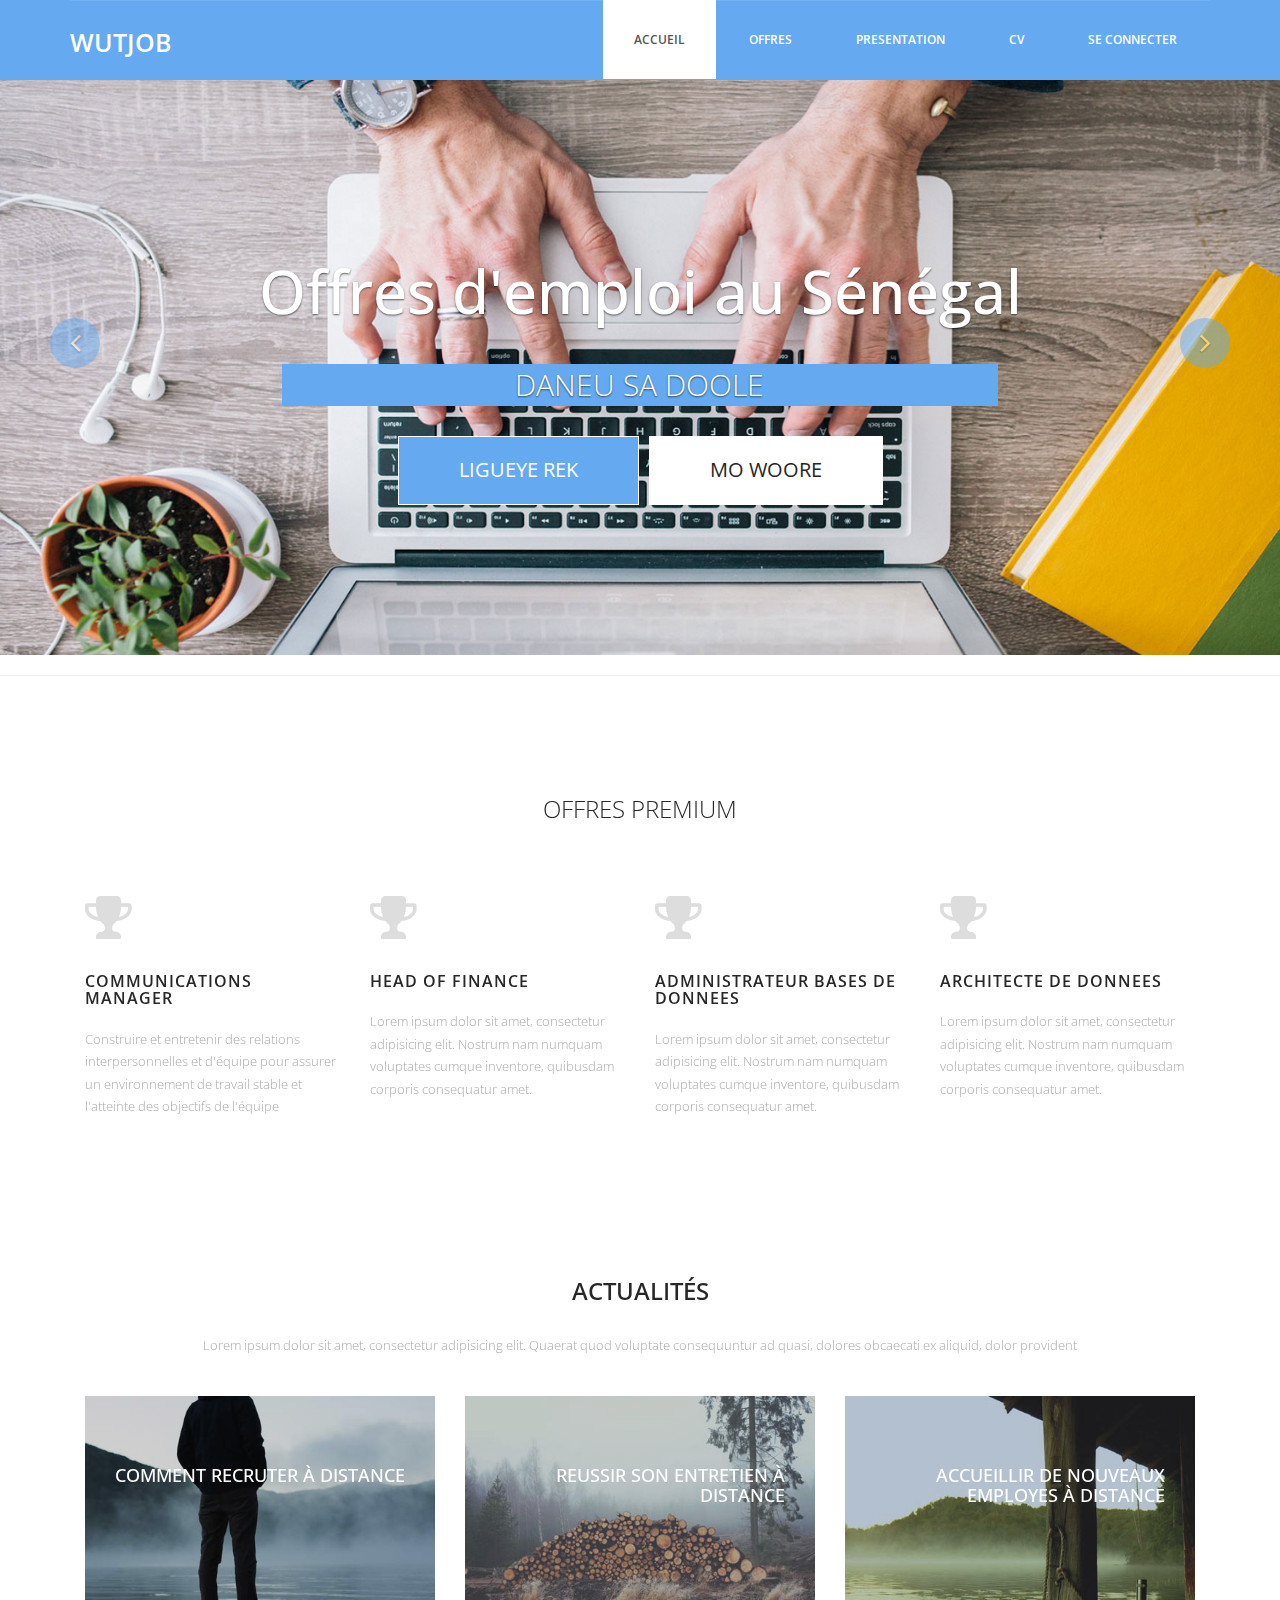
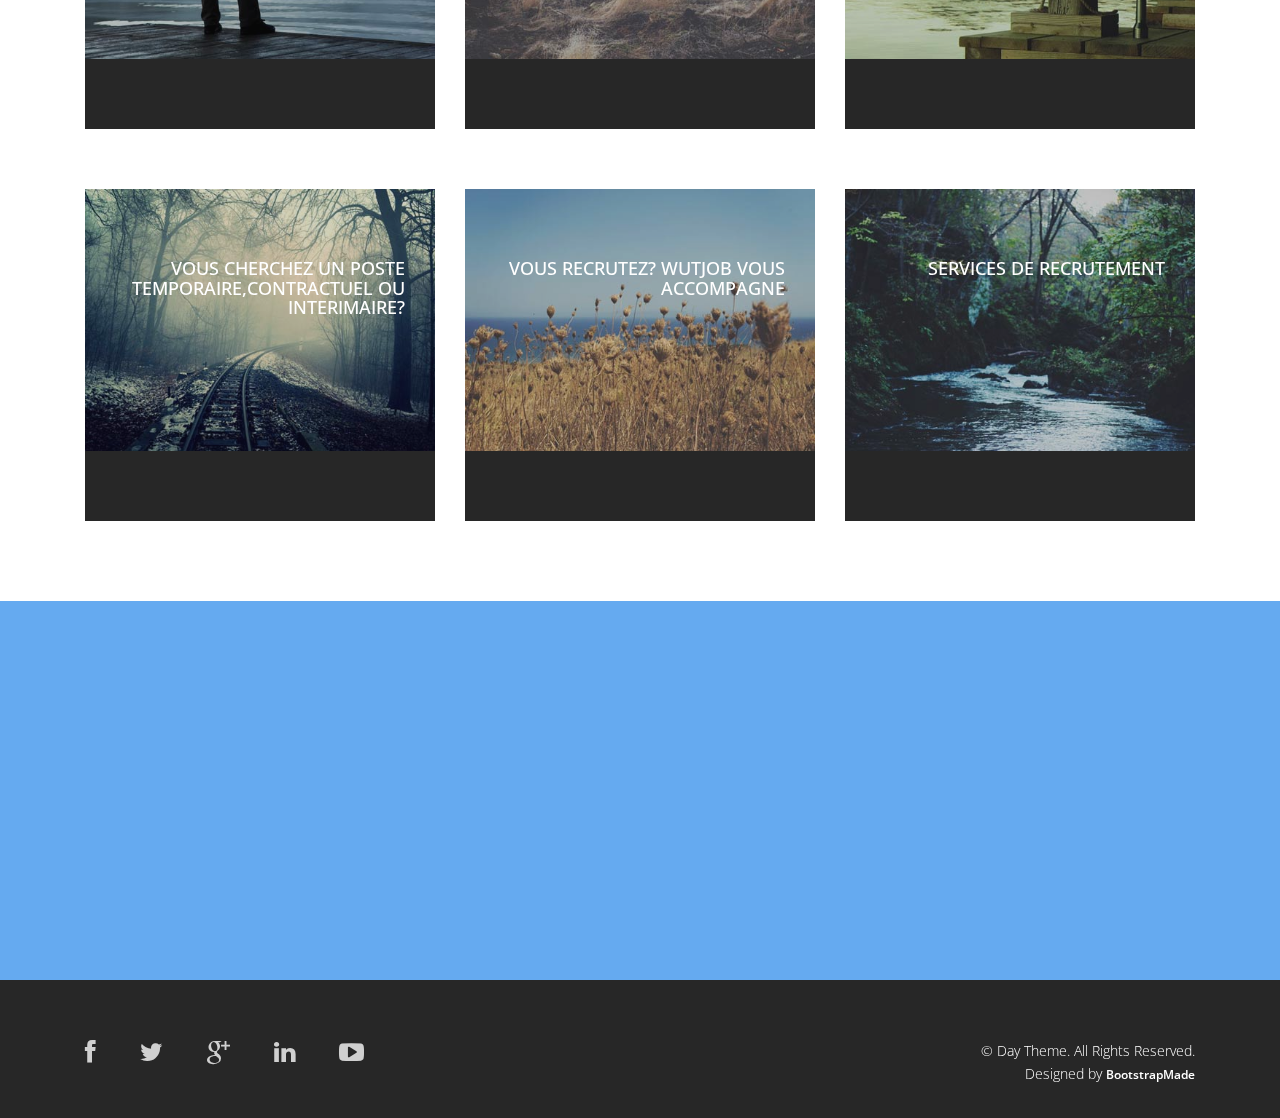
<file: WutJob/public/Day/index.html>
<!DOCTYPE html>
<html lang="en">

<head>
  <meta charset="utf-8">
  <meta http-equiv="X-UA-Compatible" content="IE=edge">
  <meta name="viewport" content="width=device-width, initial-scale=1">
  <!-- The above 3 meta tags *must* come first in the head; any other head content must come *after* these tags -->
  <title>Day - HTML Bootstrap Template</title>

  <!-- Bootstrap -->
  <link href="css/bootstrap.min.css" rel="stylesheet">
  <link rel="stylesheet" href="css/font-awesome.min.css">
  <link rel="stylesheet" href="css/animate.css">
  <link href="css/animate.min.css" rel="stylesheet">
  <link href="css/style.css" rel="stylesheet" />
  <!-- =======================================================
    Theme Name: Day
    Theme URL: https://bootstrapmade.com/day-multipurpose-html-template-for-free/
    Author: BootstrapMade
    Author URL: https://bootstrapmade.com
  ======================================================= -->
</head>

<body>
  <header id="header">
    <nav class="navbar navbar-default navbar-static-top" role="banner">
      <div class="container">
        <div class="navbar-header">
          <button type="button" class="navbar-toggle" data-toggle="collapse" data-target=".navbar-collapse">
                        <span class="sr-only">Toggle navigation</span>
                        <span class="icon-bar"></span>
                        <span class="icon-bar"></span>
                        <span class="icon-bar"></span>
                    </button>
          <div class="navbar-brand">
            <a href="index.html"><h1>WutJob</h1></a>
          </div>
        </div>
        <div class="navbar-collapse collapse">
          <div class="menu">
            <ul class="nav nav-tabs" role="tablist">
              <li role="presentation"><a href="index.html" class="active">Accueil</a></li>
              <li role="presentation"><a href="about.html">Offres</a></li>
              <li role="presentation"><a href="services.html">Presentation</a></li>
              <li role="presentation"><a href="gallery.html">CV</a></li>
              <li role="presentation"><a href="contact.html">Se Connecter</a></li>
            </ul>
          </div>
        </div>
      </div>
      <!--/.container-->
    </nav>
    <!--/nav-->
  </header>
  <!--/header-->

  <div class="slider">
    <div id="about-slider">
      <div id="carousel-slider" class="carousel slide" data-ride="carousel">
        <!-- Indicators -->
        <ol class="carousel-indicators visible-xs">
          <li data-target="#carousel-slider" data-slide-to="0" class="active"></li>
          <li data-target="#carousel-slider" data-slide-to="1"></li>
          <li data-target="#carousel-slider" data-slide-to="2"></li>
        </ol>

        <div class="carousel-inner">
          <div class="item active">
            <img src="img/slide.jpg" class="img-responsive" alt="">
            <div class="carousel-caption">
              <div class="wow fadeInUp" data-wow-offset="0" data-wow-delay="0.3s">
                <h2><span>Offres d'emploi au Sénégal</span></h2>
              </div>
              <div class="col-md-10 col-md-offset-1">
                <div class="wow fadeInUp" data-wow-offset="0" data-wow-delay="0.6s">
                  <p>DANEU SA DOOLE</p>
                </div>
              </div>
              <div class="wow fadeInUp" data-wow-offset="0" data-wow-delay="0.9s">
                <form class="form-inline">
                  <div class="form-group">
                    <button type="livedemo" name="Live Demo" class="btn btn-primary btn-lg" required="required">LIGUEYE REK</button>
                  </div>
                  <div class="form-group">
                    <button type="getnow" name="Get Now" class="btn btn-primary btn-lg" required="required">MO WOORE</button>
                  </div>
                </form>
              </div>
            </div>
          </div>

          <div class="item">
            <img src="img/slide.jpg" class="img-responsive" alt="">
            <div class="carousel-caption">
              <div class="wow fadeInUp" data-wow-offset="0" data-wow-delay="1.0s">
                <h2>LIGUEYE MO WOORE</h2>
              </div>
              <div class="col-md-10 col-md-offset-1">
                <div class="wow fadeInUp" data-wow-offset="0" data-wow-delay="0.6s">
                  <p>DANEU SA DOOLE</p>
                </div>
              </div>
              <div class="wow fadeInUp" data-wow-offset="0" data-wow-delay="1.6s">
                <form class="form-inline">
                  <div class="form-group">
                    <button type="livedemo" name="purchase" class="btn btn-primary btn-lg" required="required">NIACK </button>
                  </div>
                  <div class="form-group">
                    <button type="getnow" name="subscribe" class="btn btn-primary btn-lg" required="required">DIARIGNOU</button>
                  </div>
                </form>
              </div>
            </div>
          </div>
          <div class="item">
            <img src="img/slide.jpg" class="img-responsive" alt="">
            <div class="carousel-caption">
              <div class="wow fadeInUp" data-wow-offset="0" data-wow-delay="0.3s">
                <h2>NIACK DIARIGNOU</h2>
              </div>
              <div class="col-md-10 col-md-offset-1">
                <div class="wow fadeInUp" data-wow-offset="0" data-wow-delay="0.6s">
                  <p>DANEU SA DOOLE</p>
                </div>
              </div>
              <div class="wow fadeInUp" data-wow-offset="0" data-wow-delay="0.9s">
                <form class="form-inline">
                  <div class="form-group">
                    <button type="livedemo" name="purchase" class="btn btn-primary btn-lg" required="required">KOU MOUGNE</button>
                  </div>
                  <div class="form-group">
                    <button type="getnow" name="subscribe" class="btn btn-primary btn-lg" required="required">DIGUA MOUGNE</button>
                  </div>
                </form>
              </div>
            </div>
          </div>
        </div>

        <a class="left carousel-control hidden-xs" href="#carousel-slider" data-slide="prev">
					<i class="fa fa-angle-left"></i>
				</a>

        <a class=" right carousel-control hidden-xs" href="#carousel-slider" data-slide="next">
					<i class="fa fa-angle-right"></i>
				</a>
      </div>
      <!--/#carousel-slider-->
    </div>
    <!--/#about-slider-->
  </div>
  <!--/#slider-->

 
  <hr>

  <div class="services">
    <div class="container">
      <div class="text-center">
        <h2>Offres premium</h2>
      </div>
      <div class="col-md-3 wow fadeInDown" data-wow-duration="1000ms" data-wow-delay="300ms">
       <i class="fa fa-trophy"></i>
        <h3>Communications Manager</h3>
        <p>Construire et entretenir des relations interpersonnelles et d'équipe pour assurer
           un environnement de travail stable et l'atteinte des objectifs de l'équipe</p>
      </div>
      <div class="col-md-3 wow fadeInDown" data-wow-duration="1000ms" data-wow-delay="600ms">
        <i class="fa fa-trophy"></i>
        <h3>Head of finance </h3>
        <p>Lorem ipsum dolor sit amet, consectetur adipisicing elit. Nostrum nam numquam voluptates cumque inventore, quibusdam corporis consequatur amet.</p>
      </div>
      <div class="col-md-3 wow fadeInDown" data-wow-duration="1000ms" data-wow-delay="900ms">
        <i class="fa fa-trophy"></i>
        <h3>Administrateur Bases de donnees</h3>
        <p>Lorem ipsum dolor sit amet, consectetur adipisicing elit. Nostrum nam numquam voluptates cumque inventore, quibusdam corporis consequatur amet.</p>
      </div>
      <div class="col-md-3 wow fadeInDown" data-wow-duration="1000ms" data-wow-delay="1200ms">
        <i class="fa fa-trophy"></i>
        <h3>Architecte de donnees</h3>
        <p>Lorem ipsum dolor sit amet, consectetur adipisicing elit. Nostrum nam numquam voluptates cumque inventore, quibusdam corporis consequatur amet.</p>
      </div>
    </div>
  </div>


  <div class="gallery">
    <div class="text-center">
      <h2>actualités</h2>
      <p>Lorem ipsum dolor sit amet, consectetur adipisicing elit. Quaerat quod voluptate consequuntur ad quasi, dolores obcaecati ex aliquid, dolor provident </p>
    </div>
    <div class="container">
      <div class="col-md-4">
        <figure class="effect-marley">
          <img src="img/8.jpg" alt="" class="img-responsive" />
          <figcaption>
            <h4>Comment recruter à distance</h4>
            <p>Marley tried to convince her but she was not interested.</p>
          </figcaption>
        </figure>
      </div>
      <div class="col-md-4">
        <figure class="effect-marley">
          <img src="img/9.jpg" alt="" class="img-responsive" />
          <figcaption>
            <h4>Reussir son entretien à distance </h4>
            <p>Marley tried to convince her but she was not interested.</p>
          </figcaption>
        </figure>
      </div>
      <div class="col-md-4">
        <figure class="effect-marley">
          <img src="img/10.jpg" alt="" class="img-responsive" />
          <figcaption>
            <h4>Accueillir de nouveaux employes à distance</h4>
            <p>Marley tried to convince her but she was not interested.</p>
          </figcaption>
        </figure>
      </div>
    </div>

    <div class="container">
      <div class="col-md-4">
        <figure class="effect-marley">
          <img src="img/11.jpg" alt="" class="img-responsive" />
          <figcaption>
            <h4>Vous cherchez un poste temporaire,contractuel ou interimaire? </h4>
            <p>Marley tried to convince her but she was not interested.</p>
          </figcaption>
        </figure>
      </div>
      <div class="col-md-4">
        <figure class="effect-marley">
          <img src="img/12.jpg" alt="" class="img-responsive" />
          <figcaption>
            <h4>Vous recrutez? WutJob vous accompagne</h4>
            <p>Marley tried to convince her but she was not interested.</p>
          </figcaption>
        </figure>
      </div>
      <div class="col-md-4">
        <figure class="effect-marley">
          <img src="img/13.jpg" alt="" class="img-responsive" />
          <figcaption>
            <h4>Services de recrutement</h4>
            <p>Marley tried to convince her but she was not interested.</p>
          </figcaption>
        </figure>
      </div>
    </div>
  </div>

  <footer>
    <div class="container">
      <div class="col-md-4 wow fadeInDown" data-wow-duration="1000ms" data-wow-delay="300ms">
        <h4>WutJob</h4>
        <p>Guéne ame ligueye mognou sokhal</p>
        <div class="contact-info">
          <ul>
            <li><i class="fa fa-home fa"></i>Liberté 6 extension, Dakar, Sénégal</li>
            <li><i class="fa fa-phone fa"></i> +33 8253030</li>
            <li><i class="fa fa-envelope fa"></i> WutJob@gmail.com</li>
          </ul>
        </div>
      </div>

      <div class="col-md-4 wow fadeInDown" data-wow-duration="1000ms" data-wow-delay="600ms">
        <div class="text-center">
          <h4>Photo Gallery</h4>
          <ul class="sidebar-gallery">
            <li><a href="#"><img src="img/gallery1.png" alt="" /></a></li>
            <li><a href="#"><img src="img/gallery2.png" alt="" /></a></li>
            <li><a href="#"><img src="img/gallery3.png" alt="" /></a></li>
            <li><a href="#"><img src="img/gallery4.png" alt="" /></a></li>
            <li><a href="#"><img src="img/gallery5.png" alt="" /></a></li>
            <li><a href="#"><img src="img/gallery6.png" alt="" /></a></li>
          </ul>
        </div>
      </div>

      <div class="col-md-4 wow fadeInDown" data-wow-duration="1000ms" data-wow-delay="900ms">
        <div class="">
          <h4>Newsletter Registration</h4>
          <p>Subscribe today to receive the latest Day news via email. You may unsubscribe from this service at any time</p>
          <div class="btn-gamp">
            <input type="email" class="form-control" id="exampleInputEmail3" placeholder="Enter Email">
          </div>
          <div class="btn-gamp">
            <a type="submit" class="btn btn-default">Subscribe</a>
          </div>

        </div>
      </div>

    </div>
  </footer>

  <div class="sub-footer">
    <div class="container">
      <div class="social-icon">
        <div class="col-md-4">
          <ul class="social-network">
            <li><a href="#" class="fb tool-tip" title="Facebook"><i class="fa fa-facebook"></i></a></li>
            <li><a href="#" class="twitter tool-tip" title="Twitter"><i class="fa fa-twitter"></i></a></li>
            <li><a href="#" class="gplus tool-tip" title="Google Plus"><i class="fa fa-google-plus"></i></a></li>
            <li><a href="#" class="linkedin tool-tip" title="Linkedin"><i class="fa fa-linkedin"></i></a></li>
            <li><a href="#" class="ytube tool-tip" title="You Tube"><i class="fa fa-youtube-play"></i></a></li>
          </ul>
        </div>
      </div>

      <div class="col-md-4 col-md-offset-4">
        <div class="copyright">
          &copy; Day Theme. All Rights Reserved.
          <div class="credits">
            <!--
              All the links in the footer should remain intact.
              You can delete the links only if you purchased the pro version.
              Licensing information: https://bootstrapmade.com/license/
              Purchase the pro version with working PHP/AJAX contact form: https://bootstrapmade.com/buy/?theme=Day
            -->
            Designed by <a href="https://bootstrapmade.com/">BootstrapMade</a>
          </div>
        </div>
      </div>
    </div>
  </div>

  <!-- jQuery (necessary for Bootstrap's JavaScript plugins) -->
  <script src="js/jquery.min.js"></script>
  <script src="js/jquery-migrate.min.js"></script>
  <!-- Include all compiled plugins (below), or include individual files as needed -->
  <script src="js/bootstrap.min.js"></script>
  <script src="js/wow.min.js"></script>
  <script>
    wow = new WOW({}).init();
  </script>
</body>

</html>
</file>
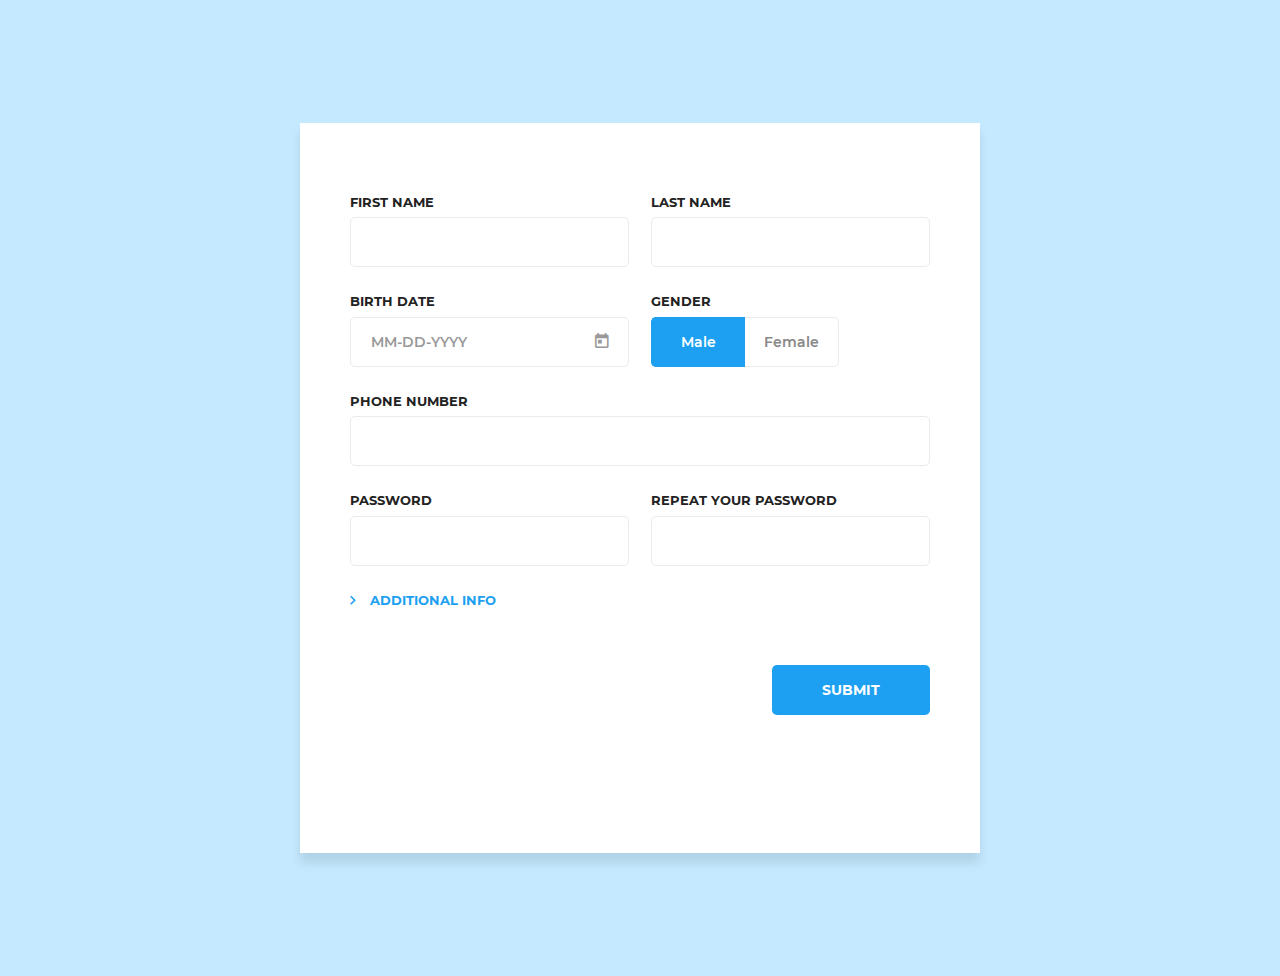
<file: WutJob/public/Inscription/index.html>
<!DOCTYPE html>
<html lang="en">
<head>
    <meta charset="UTF-8">
    <meta name="viewport" content="width=device-width, initial-scale=1.0">
    <meta http-equiv="X-UA-Compatible" content="ie=edge">
    <title>Sign Up Form by Colorlib</title>

    <!-- Font Icon -->
    <link rel="stylesheet" href="fonts/material-icon/css/material-design-iconic-font.min.css">
    <link rel="stylesheet" href="vendor/jquery-ui/jquery-ui.min.css">

    <!-- Main css -->
    <link rel="stylesheet" href="css/style.css">
</head>
<body>

    <div class="main">

        <section class="signup">
            <!-- <img src="images/signup-bg.jpg" alt=""> -->
            <div class="container">
                <div class="signup-content">
                    <form method="POST" id="signup-form" class="signup-form">
                        <div class="form-row">
                            <div class="form-group">
                                <label for="first_name">First name</label>
                                <input type="text" class="form-input" name="first_name" id="first_name" />
                            </div>
                            <div class="form-group">
                                <label for="last_name">Last name</label>
                                <input type="text" class="form-input" name="last_name" id="last_name" />
                            </div>
                        </div>
                        <div class="form-row">
                            <div class="form-group form-icon">
                                <label for="birth_date">Birth date</label>
                                <input type="text" class="form-input" name="birth_date" id="birth_date" placeholder="MM-DD-YYYY" />
                            </div>
                            <div class="form-radio">
                                <label for="gender">Gender</label>
                                <div class="form-flex">
                                    <input type="radio" name="gender" value="male" id="male" checked="checked" />
                                    <label for="male">Male</label>
    
                                    <input type="radio" name="gender" value="female" id="female" />
                                    <label for="female">Female</label>
                                </div>
                            </div>
                        </div>
                        <div class="form-group">
                            <label for="phone_number">Phone number</label>
                            <input type="number" class="form-input" name="phone_number" id="phone_number" />
                        </div>
                        <div class="form-row">
                            <div class="form-group">
                                <label for="password">Password</label>
                                <input type="password" class="form-input" name="password" id="password"/>
                            </div>
                            <div class="form-group">
                                <label for="re_password">Repeat your password</label>
                                <input type="password" class="form-input" name="re_password" id="re_password"/>
                            </div>
                        </div>
                        <div class="form-text">
                            <a href="#" class="add-info-link"><i class="zmdi zmdi-chevron-right"></i>Additional info</a>
                            <div class="add_info">
                                <div class="form-group">
                                    <label for="email">Email</label>
                                    <input type="email" class="form-input" name="email" id="email"/>
                                </div>
                                <div class="form-group">
                                    <label for="country">Country</label>
                                    <div class="select-list">
                                        <select name="country" id="country" required>
                                            <option value="US">United State</option>
                                            <option value="UK">English</option>
                                            <option value="VN">Viet Nam</option>
                                        </select>
                                    </div>
                                </div>
                                <div class="form-group">
                                    <label for="city">City</label>
                                    <div class="select-list">
                                        <select name="city" id="city" required>
                                            <option value="NY">NewYork</option>
                                            <option value="IC">IceLand</option>
                                            <option value="canada">Canada</option>
                                        </select>
                                    </div>
                                </div>
                            </div>
                        </div>
                        <div class="form-group">
                            <input type="submit" name="submit" id="submit" class="form-submit" value="Submit"/>
                        </div>
                    </form>
                </div>
            </div>
        </section>

    </div>

    <!-- JS -->
    <script src="vendor/jquery/jquery.min.js"></script>
    <script src="vendor/jquery-ui/jquery-ui.min.js"></script>
    <script src="vendor/jquery-validation/dist/jquery.validate.min.js"></script>
    <script src="vendor/jquery-validation/dist/additional-methods.min.js"></script>
    <script src="js/main.js"></script>
</body><!-- This templates was made by Colorlib (https://colorlib.com) -->
</html>
</file>
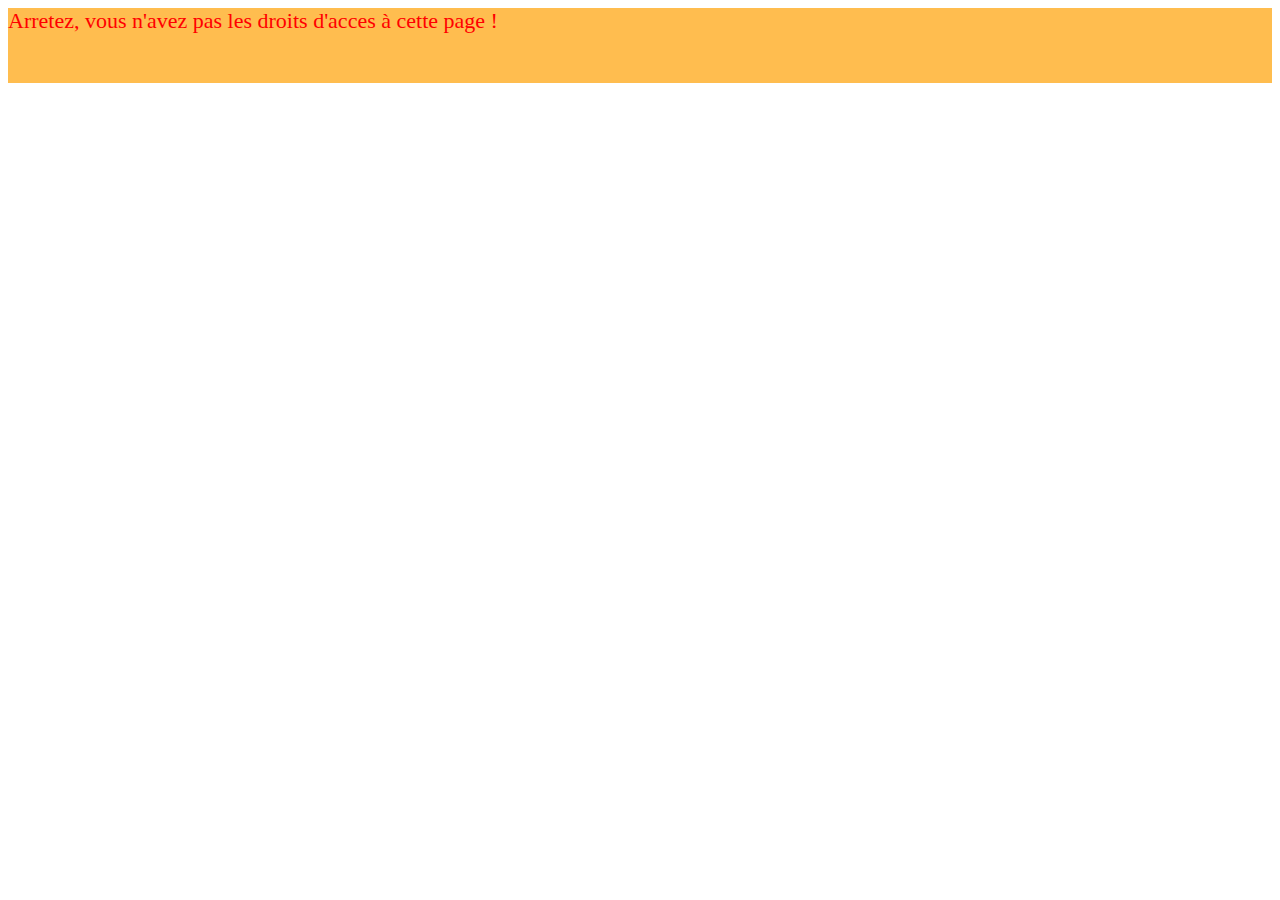
<file: WutJob/libs/System/smarty/index.html>
<!doctype html>
<html lang="en">
	<head>
		<meta charset="UTF-8">
		<title>page d'accueil</title>
		<style>
		#design_error{
			font-size : 22px;
			color : red;
			margin-top: 500px;
			margin: auto;
			height:75px;
			background-color: #FFBD4F;
		}
		</style>
	</head>
	<body>
		<div>
			<div id="design_error">Arretez, vous n'avez pas les droits d'acces à cette page !</div>
		</div>
	</body>
</html>
</file>
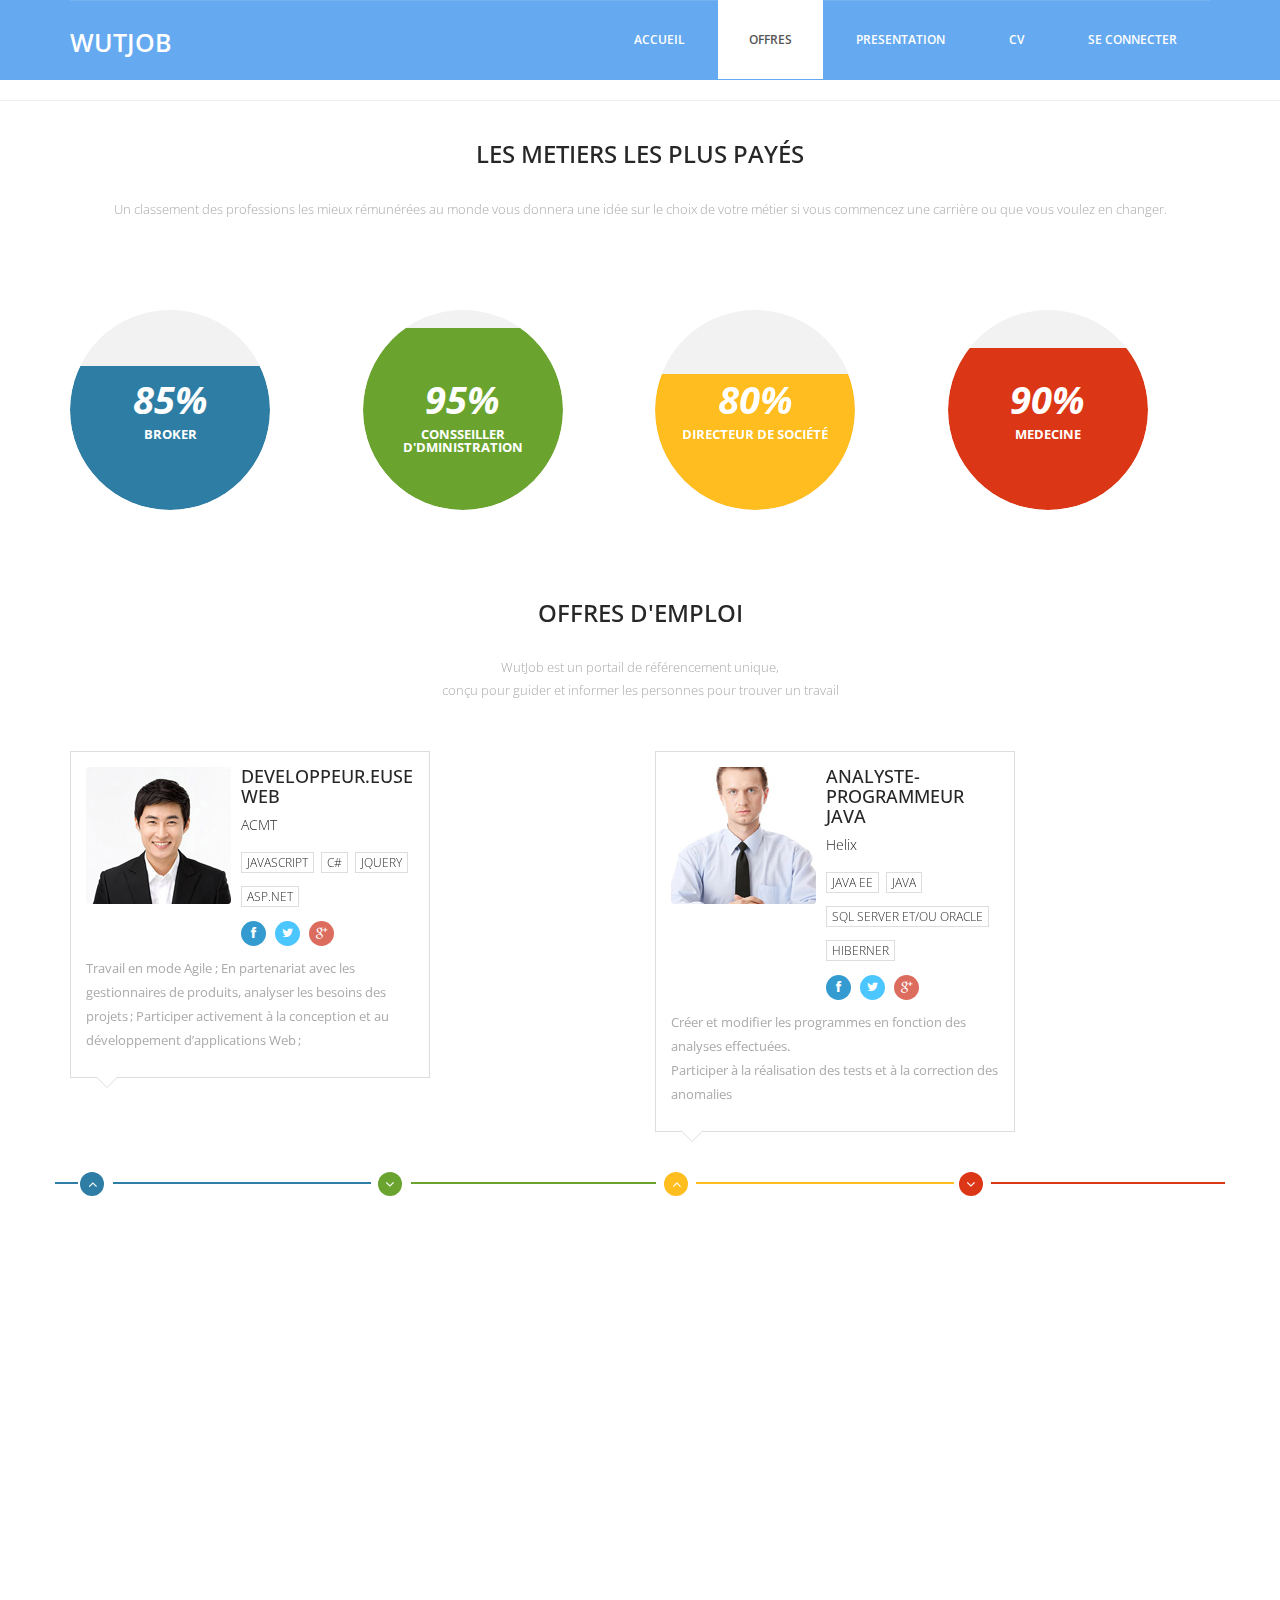
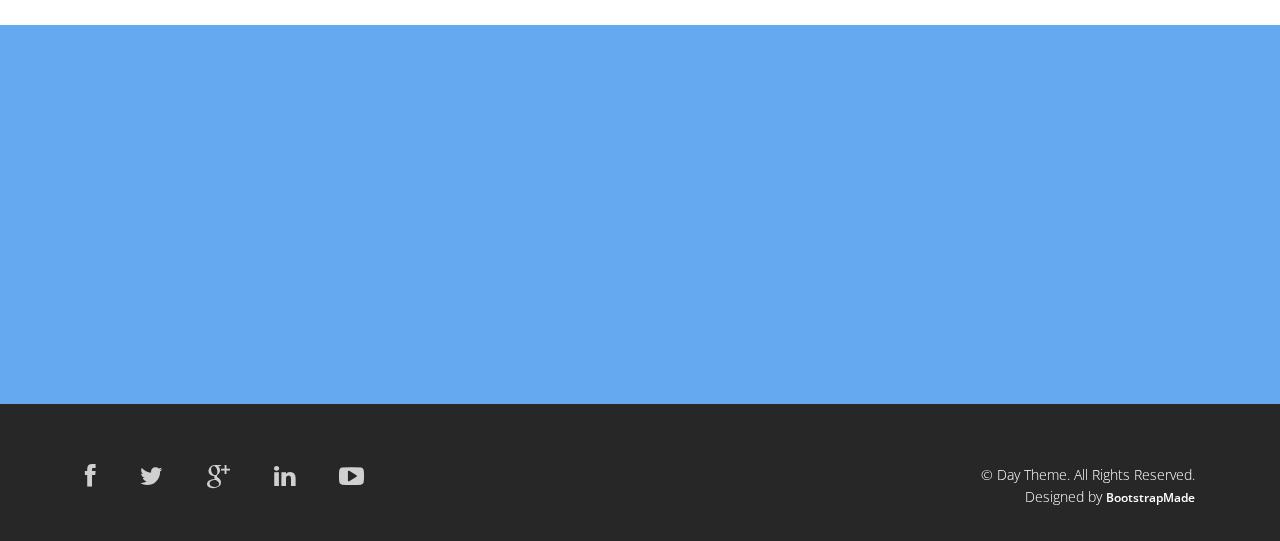
<file: WutJob/public/Day/about.html>
<!DOCTYPE html>
<html lang="en">

<head>
  <meta charset="utf-8">
  <meta http-equiv="X-UA-Compatible" content="IE=edge">
  <meta name="viewport" content="width=device-width, initial-scale=1">
  <!-- The above 3 meta tags *must* come first in the head; any other head content must come *after* these tags -->
  <title>Day - HTML Bootstrap Template</title>

  <!-- Bootstrap -->
  <link href="css/bootstrap.min.css" rel="stylesheet">
  <link rel="stylesheet" href="css/font-awesome.min.css">
  <link rel="stylesheet" href="css/animate.css">
  <link href="css/animate.min.css" rel="stylesheet">
  <link href="css/style.css" rel="stylesheet" />
  <!-- =======================================================
    Theme Name: Day
    Theme URL: https://bootstrapmade.com/day-multipurpose-html-template-for-free/
    Author: BootstrapMade
    Author URL: https://bootstrapmade.com
  ======================================================= -->
</head>

<body>
  <header id="header">
    <nav class="navbar navbar-default navbar-static-top" role="banner">
      <div class="container">
        <div class="navbar-header">
          <button type="button" class="navbar-toggle" data-toggle="collapse" data-target=".navbar-collapse">
                        <span class="sr-only">Toggle navigation</span>
                        <span class="icon-bar"></span>
                        <span class="icon-bar"></span>
                        <span class="icon-bar"></span>
                    </button>
          <div class="navbar-brand">
            <a href="index.html"><h1>WutJob</h1></a>
          </div>
        </div>
        <div class="navbar-collapse collapse">
          <div class="menu">
            <ul class="nav nav-tabs" role="tablist">
              <li role="presentation"><a href="index.html">Accueil</a></li>
              <li role="presentation"><a href="about.html" class="active">Offres</a></li>
              <li role="presentation"><a href="services.html">Presentation</a></li>
              <li role="presentation"><a href="gallery.html">CV</a></li>
              <li role="presentation"><a href="contact.html">Se Connecter</a></li>
            </ul>
          </div>
        </div>
      </div>
      <!--/.container-->
    </nav>
    <!--/nav-->
  </header>
  <!--/header-->
  <hr>

  <section id="about-us">
    <div class="container">
      <div class="text-center wow fadeInDown">
        <h2>Les metiers les plus payés</h2>
        <p>
Un classement des professions les mieux rémunérées au monde vous donnera une idée sur le choix de votre métier si vous commencez
 une carrière ou que vous voulez en changer.
</p>
      </div>
      <div class="skill-wrap clearfix">
        <div class="row">
          <div class="col-sm-3">
            <div class="sinlge-skill wow fadeInDown" data-wow-duration="1000ms" data-wow-delay="300ms">
              <div class="joomla-skill">
                <p><em>85%</em></p>
                <p>Broker</p>
              </div>
            </div>
          </div>

          <div class="col-sm-3">
            <div class="sinlge-skill wow fadeInDown" data-wow-duration="1000ms" data-wow-delay="600ms">
              <div class="html-skill">
                <p><em>95%</em></p>
                <p>Consseiller d'dministration</p>
              </div>
            </div>
          </div>

          <div class="col-sm-3">
            <div class="sinlge-skill wow fadeInDown" data-wow-duration="1000ms" data-wow-delay="900ms">
              <div class="css-skill">
                <p><em>80%</em></p>
                <p>Directeur de société</p>
              </div>
            </div>
          </div>

          <div class="col-sm-3">
            <div class="sinlge-skill wow fadeInDown" data-wow-duration="1000ms" data-wow-delay="1200ms">
              <div class="wp-skill">
                <p><em>90%</em></p>
                <p>Medecine</p>
              </div>
            </div>
          </div>
        </div>
      </div>

      <!-- our-team -->
      <div class="team">
        <div class="text-center wow fadeInDown">
          <h2>Offres d'emploi</h2>
          <p>WutJob est un portail de référencement unique, <br>
            conçu pour guider et informer les personnes
             pour trouver un travail</p>
        </div>

        <div class="row clearfix">
          <div class="col-md-4 col-sm-6">
            <div class="single-profile-top wow fadeInDown" data-wow-duration="1000ms" data-wow-delay="300ms">
              <div class="media">
                <div class="pull-left">
                  <a href="#"><img class="media-object" src="img/man1.jpg" alt=""></a>
                </div>
                <div class="media-body">
                  <h4>Developpeur.euse Web</h4>
                  <h5>ACMT</h5>
                  <ul class="tag clearfix">
                    <li class="btn"><a href="#">JavaScript</a></li>
                    <li class="btn"><a href="#">C#</a></li>
                    <li class="btn"><a href="#">jQuery</a></li>
                    <li class="btn"><a href="#">ASP.NET</a></li>
                  </ul>

                  <ul class="social_icons">
                    <li><a href="#"><i class="fa fa-facebook"></i></a></li>
                    <li><a href="#"><i class="fa fa-twitter"></i></a></li>
                    <li><a href="#"><i class="fa fa-google-plus"></i></a></li>
                  </ul>
                </div>
              </div>
              <!--/.media -->
              <p>Travail en mode Agile ; En partenariat avec les gestionnaires de produits,
                 analyser les besoins des projets ; Participer activement à la conception et
                  au développement d’applications Web ;</p>
            </div>
          </div>
          <!--/.col-lg-4 -->


          <div class="col-md-4 col-sm-6 col-md-offset-2">
            <div class="single-profile-top wow fadeInDown" data-wow-duration="1000ms" data-wow-delay="300ms">
              <div class="media">
                <div class="pull-left">
                  <a href="#"><img class="media-object" src="img/man2.jpg" alt=""></a>
                </div>
                <div class="media-body">
                  <h4>Analyste-programmeur Java</h4>
                  <h5>Helix</h5>
                  <ul class="tag clearfix">
                    <li class="btn"><a href="#">Java EE</a></li>
                    <li class="btn"><a href="#">Java</a></li>
                    <li class="btn"><a href="#">SQL Server et/ou Oracle</a></li>
                    <li class="btn"><a href="#">Hiberner</a></li>
                  </ul>
                  <ul class="social_icons">
                    <li><a href="#"><i class="fa fa-facebook"></i></a></li>
                    <li><a href="#"><i class="fa fa-twitter"></i></a></li>
                    <li><a href="#"><i class="fa fa-google-plus"></i></a></li>
                  </ul>
                </div>
              </div>
              <!--/.media -->
              <p>Créer et modifier les programmes en fonction des analyses effectuées.<br>
                 Participer à la réalisation des tests et à la correction des anomalies<br>
                </p>
            </div>
          </div>
          <!--/.col-lg-4 -->
        </div>
        <!--/.row -->
        <div class="row team-bar">
          <div class="first-one-arrow hidden-xs">
            <hr>
          </div>
          <div class="first-arrow hidden-xs">
            <hr> <i class="fa fa-angle-up"></i>
          </div>
          <div class="second-arrow hidden-xs">
            <hr> <i class="fa fa-angle-down"></i>
          </div>
          <div class="third-arrow hidden-xs">
            <hr> <i class="fa fa-angle-up"></i>
          </div>
          <div class="fourth-arrow hidden-xs">
            <hr> <i class="fa fa-angle-down"></i>
          </div>
        </div>
        <!--skill_border-->

        <div class="row clearfix">
          <div class="col-md-4 col-sm-6 col-md-offset-2">
            <div class="single-profile-bottom wow fadeInUp" data-wow-duration="1000ms" data-wow-delay="600ms">
              <div class="media">
                <div class="pull-left">
                  <a href="#"><img class="media-object" src="img/man3.jpg" alt=""></a>
                </div>

                <div class="media-body">
                  <h4>Dirécteur Général</h4>
                  <h5>EMB Company</h5>
                  <ul class="tag clearfix">
                    <li class="btn"><a href="#">Vente</a></li>
                    <li class="btn"><a href="#">Manag</a></li>
                    <li class="btn"><a href="#">com</a></li>
                    <li class="btn"><a href="#">Dev perso</a></li>
                  </ul>
                  <ul class="social_icons">
                    <li><a href="#"><i class="fa fa-facebook"></i></a></li>
                    <li><a href="#"><i class="fa fa-twitter"></i></a></li>
                    <li><a href="#"><i class="fa fa-google-plus"></i></a></li>
                  </ul>
                </div>
              </div>
              <!--/.media -->
              <p>Assurer la gestion de l'ensemble des ressources de l'organisation /humaines,
                 financières ou matérielles, en veillant à la mobilisation des équipes et à
                  l'atteinte des objectifs établis.</p>
            </div>
          </div>
          <div class="col-md-4 col-sm-6 col-md-offset-2">
            <div class="single-profile-bottom wow fadeInUp" data-wow-duration="1000ms" data-wow-delay="600ms">
              <div class="media">
                <div class="pull-left">
                  <a href="#"><img class="media-object" src="img/man4.jpg" alt=""></a>
                </div>
                <div class="media-body">
                  <h4>Chef de projet</h4>
                  <h5>SamaneMVC</h5>
                  <ul class="tag clearfix">
                    <li class="btn"><a href="#">MVC</a></li>
                    <li class="btn"><a href="#">DEVOPS</a></li>
                    <li class="btn"><a href="#">ANALYSE</a></li>
                    <li class="btn"><a href="#">SQL SERVER</a></li>
                  </ul>
                  <ul class="social_icons">
                    <li><a href="#"><i class="fa fa-facebook"></i></a></li>
                    <li><a href="#"><i class="fa fa-twitter"></i></a></li>
                    <li><a href="#"><i class="fa fa-google-plus"></i></a></li>
                  </ul>
                </div>
              </div>
              <!--/.media -->
              <p>Recueillir les besoins auprès des représentants du métier,<br>
              Rédiger les spécifications informatiques en fonction des spécifications fonctionnelles,<br>
            Proposer la solution informatique en adéquation avec les besoins fonctionnels</p>
            </div>
          </div>
        </div>
        <!--/.row-->
      </div>
      <!--section-->
    </div>
    <!--/.container-->
  </section>
  <!--/about-us-->

  <footer>
    <div class="container">
      <div class="col-md-4 wow fadeInDown" data-wow-duration="1000ms" data-wow-delay="300ms">
        <h4>About Us</h4>
        <p>Day is tellus ac cursus commodo, mauesris condime ntum nibh, ut fermentum mas justo sitters.</p>
        <div class="contact-info">
          <ul>
            <li><i class="fa fa-home fa"></i>Suite 54 Elizebth Street, Victoria State Newyork, USA </li>
            <li><i class="fa fa-phone fa"></i> +38 000 129900</li>
            <li><i class="fa fa-envelope fa"></i> info@domain.net</li>
          </ul>
        </div>
      </div>

      <div class="col-md-4 wow fadeInDown" data-wow-duration="1000ms" data-wow-delay="600ms">
        <div class="text-center">
          <h4>Photo Gallery</h4>
          <ul class="sidebar-gallery">
            <li><a href="#"><img src="img/gallery1.png" alt="" /></a></li>
            <li><a href="#"><img src="img/gallery2.png" alt="" /></a></li>
            <li><a href="#"><img src="img/gallery3.png" alt="" /></a></li>
            <li><a href="#"><img src="img/gallery4.png" alt="" /></a></li>
            <li><a href="#"><img src="img/gallery5.png" alt="" /></a></li>
            <li><a href="#"><img src="img/gallery6.png" alt="" /></a></li>
          </ul>
        </div>
      </div>

      <div class="col-md-4 wow fadeInDown" data-wow-duration="1000ms" data-wow-delay="900ms">
        <div class="">
          <h4>Newsletter Registration</h4>
          <p>Subscribe today to receive the latest Day news via email. You may unsubscribe from this service at any time</p>
          <div class="btn-gamp">
            <input type="email" class="form-control" id="exampleInputEmail3" placeholder="Enter Email">
          </div>
          <div class="btn-gamp">
            <a type="submit" class="btn btn-default">Subscribe</a>
          </div>

        </div>

      </div>
  </footer>

  <div class="sub-footer">
    <div class="container">
      <div class="social-icon">
        <div class="col-md-4">
          <ul class="social-network">
            <li><a href="#" class="fb tool-tip" title="Facebook"><i class="fa fa-facebook"></i></a></li>
            <li><a href="#" class="twitter tool-tip" title="Twitter"><i class="fa fa-twitter"></i></a></li>
            <li><a href="#" class="gplus tool-tip" title="Google Plus"><i class="fa fa-google-plus"></i></a></li>
            <li><a href="#" class="linkedin tool-tip" title="Linkedin"><i class="fa fa-linkedin"></i></a></li>
            <li><a href="#" class="ytube tool-tip" title="You Tube"><i class="fa fa-youtube-play"></i></a></li>
          </ul>
        </div>
      </div>

      <div class="col-md-4 col-md-offset-4">
        <div class="copyright">
          &copy; Day Theme. All Rights Reserved.
          <div class="credits">
            <!--
              All the links in the footer should remain intact.
              You can delete the links only if you purchased the pro version.
              Licensing information: https://bootstrapmade.com/license/
              Purchase the pro version with working PHP/AJAX contact form: https://bootstrapmade.com/buy/?theme=Day
            -->
            Designed by <a href="https://bootstrapmade.com/">BootstrapMade</a>
          </div>
        </div>
      </div>
    </div>
  </div>

  <!-- jQuery (necessary for Bootstrap's JavaScript plugins) -->
  <script src="js/jquery.min.js"></script>
  <script src="js/jquery-migrate.min.js"></script>
  <!-- Include all compiled plugins (below), or include individual files as needed -->
  <script src="js/bootstrap.min.js"></script>
  <script src="js/wow.min.js"></script>
  <script>
    wow = new WOW({}).init();
  </script>

</body>

</html>
</file>
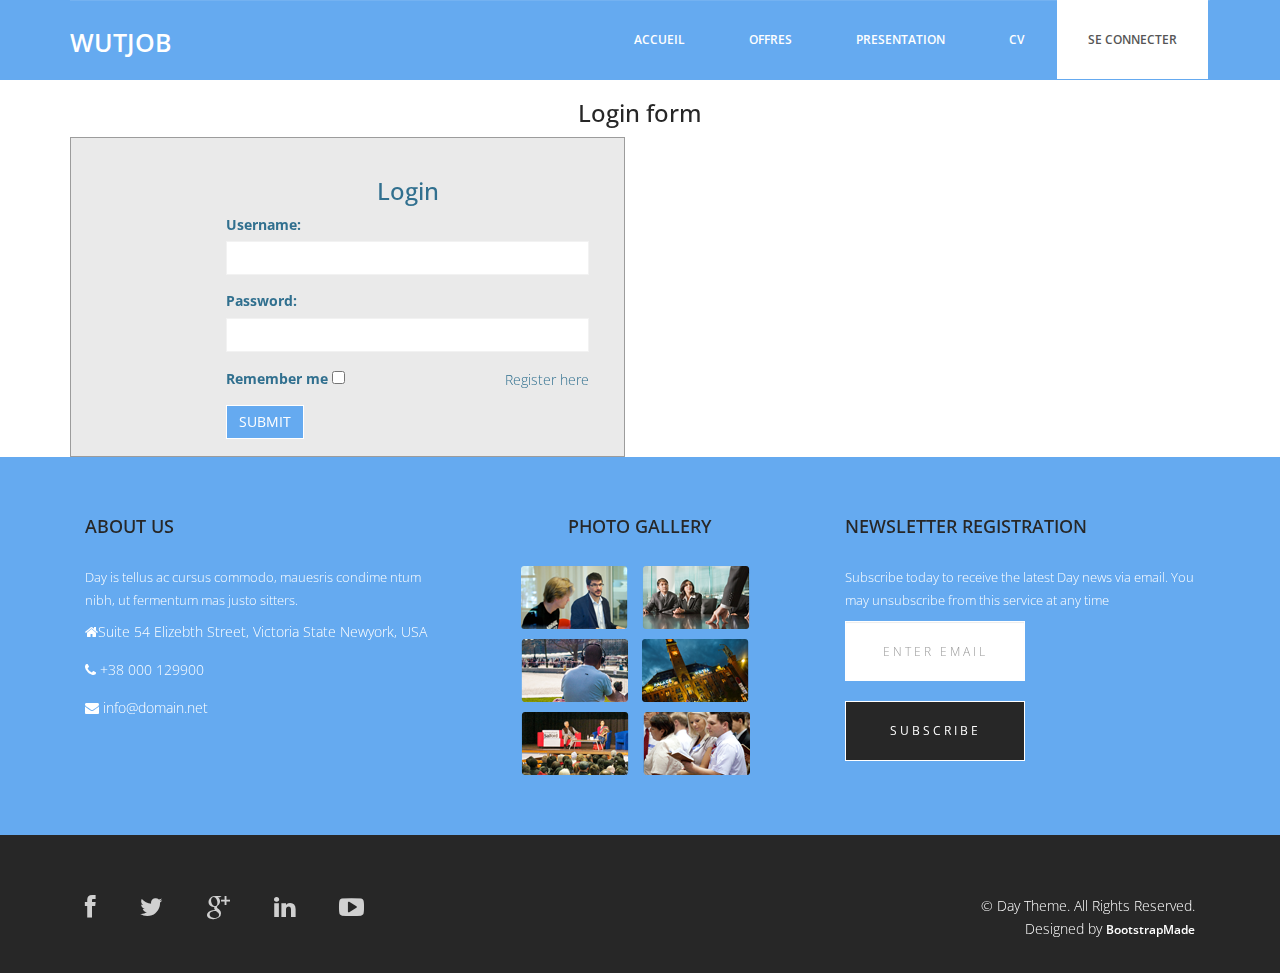
<file: WutJob/public/Day/contact.html>
<!DOCTYPE html>
<html lang="en">

<head>
  <meta charset="utf-8">
  <meta http-equiv="X-UA-Compatible" content="IE=edge">
  <meta name="viewport" content="width=device-width, initial-scale=1">
  <!-- The above 3 meta tags *must* come first in the head; any other head content must come *after* these tags -->
  <title>Day - HTML Bootstrap Template</title>

  <!-- Bootstrap -->
  <link href="css/bootstrap.min.css" rel="stylesheet">
  <link rel="stylesheet" href="css/font-awesome.min.css">
  <link rel="stylesheet" href="css/animate.css">
  <link href="css/animate.min.css" rel="stylesheet">
  <link href="css/style.css" rel="stylesheet" />

  <!-- =======================================================
    Theme Name: Day
    Theme URL: https://bootstrapmade.com/day-multipurpose-html-template-for-free/
    Author: BootstrapMade
    Author URL: https://bootstrapmade.com
  ======================================================= -->
</head>

<body>
  <header id="header">
    <nav class="navbar navbar-default navbar-static-top" role="banner">
      <div class="container">
        <div class="navbar-header">
          <button type="button" class="navbar-toggle" data-toggle="collapse" data-target=".navbar-collapse">
            <span class="sr-only">Toggle navigation</span>
            <span class="icon-bar"></span>
            <span class="icon-bar"></span>
            <span class="icon-bar"></span>
          </button>
          <div class="navbar-brand">
            <a href="index.html">
              <h1>WutJob</h1>
            </a>
          </div>
        </div>
        <div class="navbar-collapse collapse">
          <div class="menu">
            <ul class="nav nav-tabs" role="tablist">
              <li role="presentation"><a href="index.html">Accueil</a></li>
              <li role="presentation"><a href="about.html">Offres</a></li>
              <li role="presentation"><a href="services.html">Presentation</a></li>
              <li role="presentation"><a href="gallery.html">CV</a></li>
              <li role="presentation"><a href="contact.html" class="active">Se Connecter</a></li>
            </ul>
          </div>
        </div>
      </div>
      <!--/.container-->
    </nav>
    <!--/nav-->
  </header>
  <!--/header-->
    <div id="login">
        <h3 class="text-center text-white pt-5">Login form</h3>
        <div class="container">
            <div id="login-row" class="row justify-content-center align-items-center">
                <div id="login-column" class="col-md-6">
                    <div id="login-box" class="col-md-12">
                        <form id="login-form" class="form" action="" method="post">
                            <h3 class="text-center text-info">Login</h3>
                            <div class="form-group">
                                <label for="username" class="text-info">Username:</label><br>
                                <input type="text" name="username" id="username" class="form-control">
                            </div>
                            <div class="form-group">
                                <label for="password" class="text-info">Password:</label><br>
                                <input type="text" name="password" id="password" class="form-control">
                            </div>
                            <div class="form-group">
                                <label for="remember-me" class="text-info"><span>Remember me</span> <span><input id="remember-me" name="remember-me" type="checkbox"></span></label><br>
                                <input type="submit" name="submit" class="btn btn-info btn-md" value="submit">
                            </div>
                            <div id="register-link" class="text-right">
                                <a href="#" class="text-info">Register here</a>
                            </div>
                        </form>
                    </div>
                </div>
            </div>
        </div>
    </div>



  <footer>
    <div class="container">
      <div class="col-md-4 wow fadeInDown" data-wow-duration="1000ms" data-wow-delay="300ms">
        <h4>About Us</h4>
        <p>Day is tellus ac cursus commodo, mauesris condime ntum nibh, ut fermentum mas justo sitters.</p>
        <div class="contact-info">
          <ul>
            <li><i class="fa fa-home fa"></i>Suite 54 Elizebth Street, Victoria State Newyork, USA </li>
            <li><i class="fa fa-phone fa"></i> +38 000 129900</li>
            <li><i class="fa fa-envelope fa"></i> info@domain.net</li>
          </ul>
        </div>
      </div>

      <div class="col-md-4 wow fadeInDown" data-wow-duration="1000ms" data-wow-delay="600ms">
        <div class="text-center">
          <h4>Photo Gallery</h4>
          <ul class="sidebar-gallery">
            <li><a href="#"><img src="img/gallery1.png" alt="" /></a></li>
            <li><a href="#"><img src="img/gallery2.png" alt="" /></a></li>
            <li><a href="#"><img src="img/gallery3.png" alt="" /></a></li>
            <li><a href="#"><img src="img/gallery4.png" alt="" /></a></li>
            <li><a href="#"><img src="img/gallery5.png" alt="" /></a></li>
            <li><a href="#"><img src="img/gallery6.png" alt="" /></a></li>
          </ul>
        </div>
      </div>

      <div class="col-md-4 wow fadeInDown" data-wow-duration="1000ms" data-wow-delay="900ms">
        <h4>Newsletter Registration</h4>
        <p>Subscribe today to receive the latest Day news via email. You may unsubscribe from this service at any time</p>
        <div class="btn-gamp">
          <input type="email" class="form-control" id="exampleInputEmail3" placeholder="Enter Email">
        </div>
        <div class="btn-gamp">
          <a type="submit" class="btn btn-default">Subscribe</a>
        </div>
      </div>
    </div>
  </footer>

  <div class="sub-footer">
    <div class="container">
      <div class="social-icon">
        <div class="col-md-4">
          <ul class="social-network">
            <li><a href="#" class="fb tool-tip" title="Facebook"><i class="fa fa-facebook"></i></a></li>
            <li><a href="#" class="twitter tool-tip" title="Twitter"><i class="fa fa-twitter"></i></a></li>
            <li><a href="#" class="gplus tool-tip" title="Google Plus"><i class="fa fa-google-plus"></i></a></li>
            <li><a href="#" class="linkedin tool-tip" title="Linkedin"><i class="fa fa-linkedin"></i></a></li>
            <li><a href="#" class="ytube tool-tip" title="You Tube"><i class="fa fa-youtube-play"></i></a></li>
          </ul>
        </div>
      </div>

      <div class="col-md-4 col-md-offset-4">
        <div class="copyright">
          &copy; Day Theme. All Rights Reserved.
          <div class="credits">
            <!--
              All the links in the footer should remain intact.
              You can delete the links only if you purchased the pro version.
              Licensing information: https://bootstrapmade.com/license/
              Purchase the pro version with working PHP/AJAX contact form: https://bootstrapmade.com/buy/?theme=Day
            -->
            Designed by <a href="https://bootstrapmade.com/">BootstrapMade</a>
          </div>
        </div>
      </div>
    </div>
  </div>

  <!-- jQuery (necessary for Bootstrap's JavaScript plugins) -->
  <script src="js/jquery.min.js"></script>
  <script src="js/jquery-migrate.min.js"></script>
  <!-- Include all compiled plugins (below), or include individual files as needed -->
  <script src="js/bootstrap.min.js"></script>
  <script src="js/wow.min.js"></script>
  <script>
    wow = new WOW({}).init();
  </script>
  <script src="contactform/contactform.js"></script>
  <script src="//maxcdn.bootstrapcdn.com/bootstrap/4.1.1/js/bootstrap.min.js"></script>
<script src="//cdnjs.cloudflare.com/ajax/libs/jquery/3.2.1/jquery.min.js"></script>

</body>

</html>
</file>
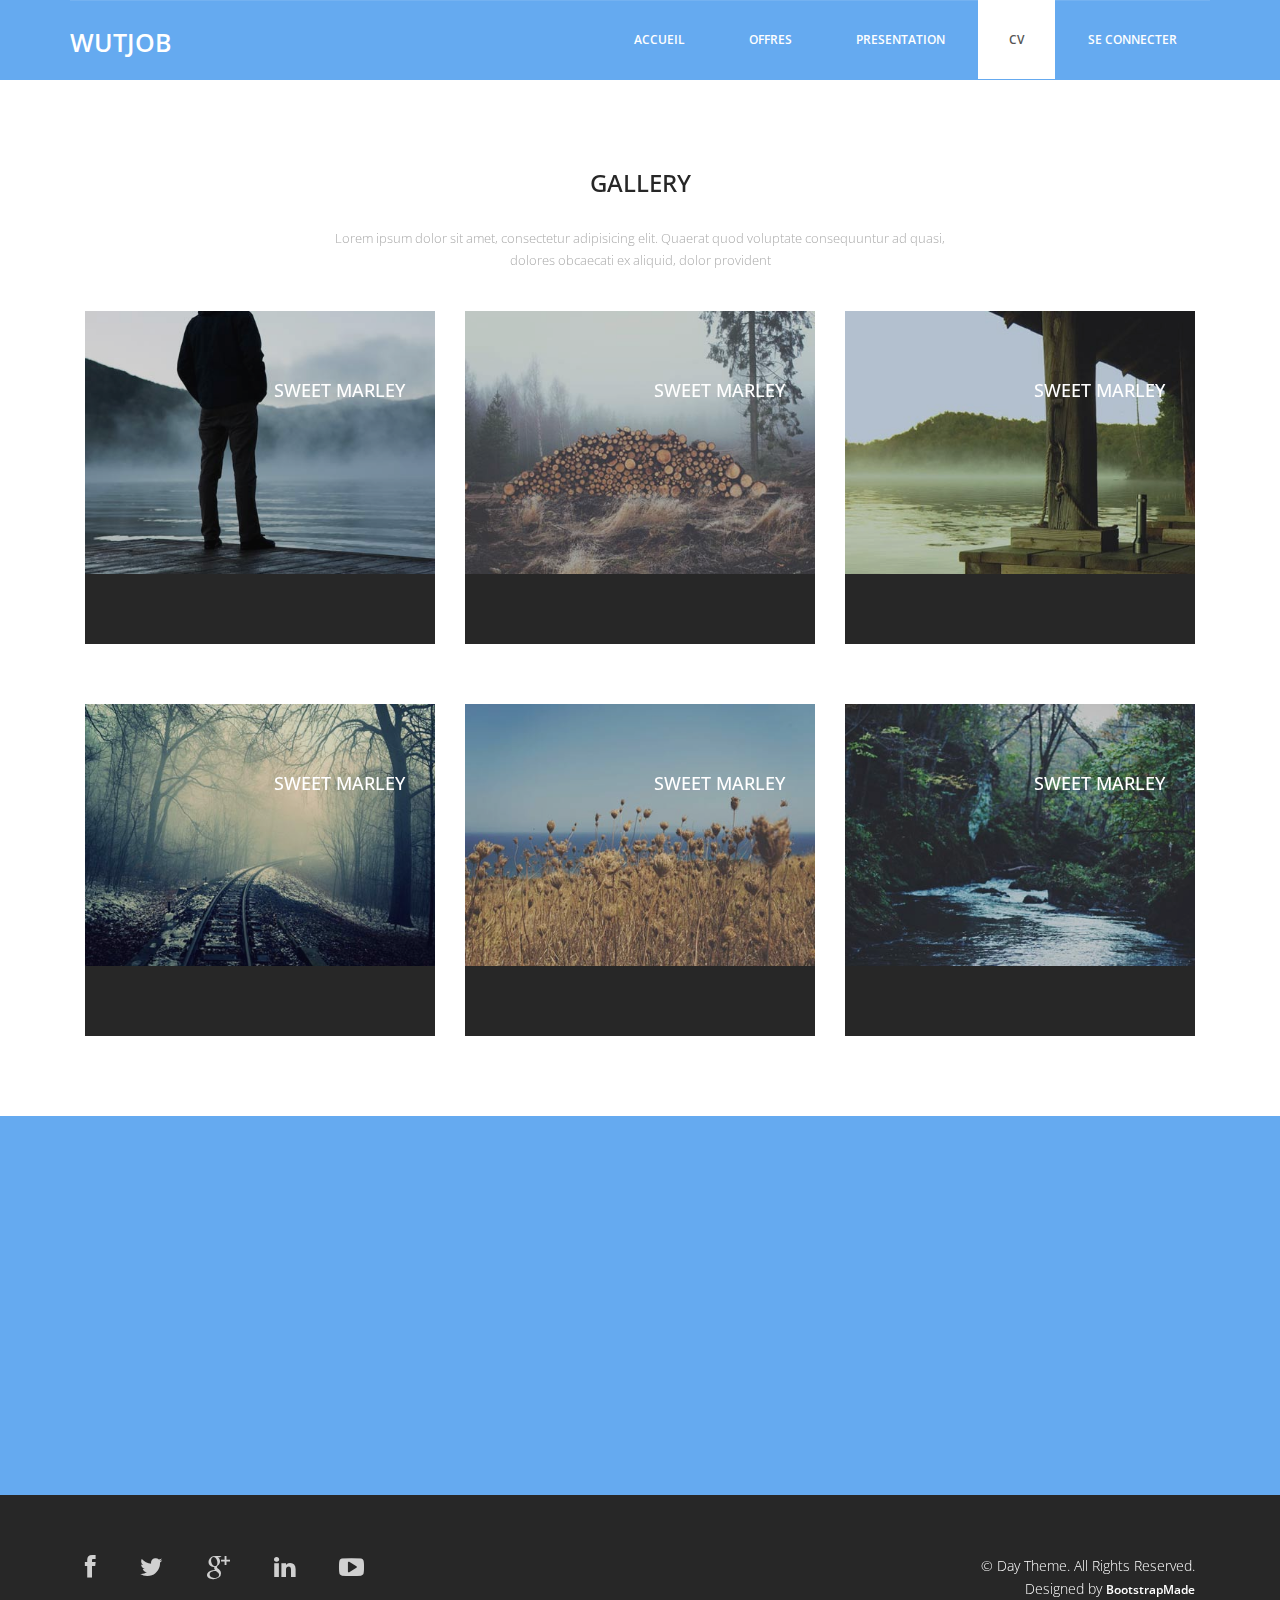
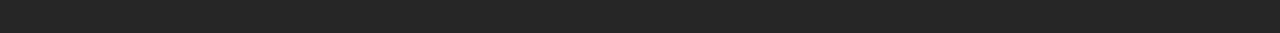
<file: WutJob/public/Day/gallery.html>
<!DOCTYPE html>
<html lang="en">

<head>
  <meta charset="utf-8">
  <meta http-equiv="X-UA-Compatible" content="IE=edge">
  <meta name="viewport" content="width=device-width, initial-scale=1">
  <!-- The above 3 meta tags *must* come first in the head; any other head content must come *after* these tags -->
  <title>Day - HTML Bootstrap Template</title>

  <!-- Bootstrap -->
  <link href="css/bootstrap.min.css" rel="stylesheet">
  <link rel="stylesheet" href="css/font-awesome.min.css">
  <link rel="stylesheet" href="css/animate.css">
  <link href="css/animate.min.css" rel="stylesheet">
  <link href="css/style.css" rel="stylesheet" />
  <!-- =======================================================
    Theme Name: Day
    Theme URL: https://bootstrapmade.com/day-multipurpose-html-template-for-free/
    Author: BootstrapMade
    Author URL: https://bootstrapmade.com
  ======================================================= -->
</head>

<body>
  <header id="header">
    <nav class="navbar navbar-default navbar-static-top" role="banner">
      <div class="container">
        <div class="navbar-header">
          <button type="button" class="navbar-toggle" data-toggle="collapse" data-target=".navbar-collapse">
                        <span class="sr-only">Toggle navigation</span>
                        <span class="icon-bar"></span>
                        <span class="icon-bar"></span>
                        <span class="icon-bar"></span>
                    </button>
          <div class="navbar-brand">
            <a href="index.html"><h1>WutJob</h1></a>
          </div>
        </div>
        <div class="navbar-collapse collapse">
          <div class="menu">
            <ul class="nav nav-tabs" role="tablist">
              <li role="presentation"><a href="index.html">Accueil</a></li>
              <li role="presentation"><a href="about.html">Offres</a></li>
              <li role="presentation"><a href="services.html">Presentation</a></li>
              <li role="presentation"><a href="gallery.html" class="active">CV</a></li>
              <li role="presentation"><a href="contact.html">Se Connecter</a></li>
            </ul>
          </div>
        </div>
      </div>
      <!--/.container-->
    </nav>
    <!--/nav-->
  </header>
  <!--/header-->

  <div class="gallery">
    <div class="text-center">
      <h2>Gallery</h2>
      <p>Lorem ipsum dolor sit amet, consectetur adipisicing elit. Quaerat quod voluptate consequuntur ad quasi,<br> dolores obcaecati ex aliquid, dolor provident </p>
    </div>
    <div class="container">
      <div class="col-md-4">
        <figure class="effect-marley">
          <img src="img/8.jpg" alt="" class="img-responsive" />
          <figcaption>
            <h4>sweet marley</h4>
            <p>Marley tried to convince her but she was not interested.</p>
          </figcaption>
        </figure>
      </div>
      <div class="col-md-4">
        <figure class="effect-marley">
          <img src="img/9.jpg" alt="" class="img-responsive" />
          <figcaption>
            <h4>sweet marley</h4>
            <p>Marley tried to convince her but she was not interested.</p>
          </figcaption>
        </figure>
      </div>
      <div class="col-md-4">
        <figure class="effect-marley">
          <img src="img/10.jpg" alt="" class="img-responsive" />
          <figcaption>
            <h4>sweet marley</h4>
            <p>Marley tried to convince her but she was not interested.</p>
          </figcaption>
        </figure>
      </div>
    </div>

    <div class="container">
      <div class="col-md-4">
        <figure class="effect-marley">
          <img src="img/11.jpg" alt="" class="img-responsive" />
          <figcaption>
            <h4>sweet marley</h4>
            <p>Marley tried to convince her but she was not interested.</p>
          </figcaption>
        </figure>
      </div>
      <div class="col-md-4">
        <figure class="effect-marley">
          <img src="img/12.jpg" alt="" class="img-responsive" />
          <figcaption>
            <h4>sweet marley</h4>
            <p>Marley tried to convince her but she was not interested.</p>
          </figcaption>
        </figure>
      </div>
      <div class="col-md-4">
        <figure class="effect-marley">
          <img src="img/13.jpg" alt="" class="img-responsive" />
          <figcaption>
            <h4>sweet marley</h4>
            <p>Marley tried to convince her but she was not interested.</p>
          </figcaption>
        </figure>
      </div>
    </div>
  </div>

  <footer>
    <div class="container">
      <div class="col-md-4 wow fadeInDown" data-wow-duration="1000ms" data-wow-delay="300ms">
        <h4>About Us</h4>
        <p>Day is tellus ac cursus commodo, mauesris condime ntum nibh, ut fermentum mas justo sitters.</p>
        <div class="contact-info">
          <ul>
            <li><i class="fa fa-home fa"></i>Suite 54 Elizebth Street, Victoria State Newyork, USA </li>
            <li><i class="fa fa-phone fa"></i> +38 000 129900</li>
            <li><i class="fa fa-envelope fa"></i> info@domain.net</li>
          </ul>
        </div>
      </div>

      <div class="col-md-4 wow fadeInDown" data-wow-duration="1000ms" data-wow-delay="600ms">
        <div class="text-center">
          <h4>Photo Gallery</h4>
          <ul class="sidebar-gallery">
            <li><a href="#"><img src="img/gallery1.png" alt="" /></a></li>
            <li><a href="#"><img src="img/gallery2.png" alt="" /></a></li>
            <li><a href="#"><img src="img/gallery3.png" alt="" /></a></li>
            <li><a href="#"><img src="img/gallery4.png" alt="" /></a></li>
            <li><a href="#"><img src="img/gallery5.png" alt="" /></a></li>
            <li><a href="#"><img src="img/gallery6.png" alt="" /></a></li>
          </ul>
        </div>
      </div>

      <div class="col-md-4 wow fadeInDown" data-wow-duration="1000ms" data-wow-delay="900ms">
        <div class="">
          <h4>Newsletter Registration</h4>
          <p>Subscribe today to receive the latest Day news via email. You may unsubscribe from this service at any time</p>
          <div class="btn-gamp">
            <input type="email" class="form-control" id="exampleInputEmail3" placeholder="Enter Email">
          </div>
          <div class="btn-gamp">
            <a type="submit" class="btn btn-default">Subscribe</a>
          </div>

        </div>

      </div>
  </footer>

  <div class="sub-footer">
    <div class="container">
      <div class="social-icon">
        <div class="col-md-4">
          <ul class="social-network">
            <li><a href="#" class="fb tool-tip" title="Facebook"><i class="fa fa-facebook"></i></a></li>
            <li><a href="#" class="twitter tool-tip" title="Twitter"><i class="fa fa-twitter"></i></a></li>
            <li><a href="#" class="gplus tool-tip" title="Google Plus"><i class="fa fa-google-plus"></i></a></li>
            <li><a href="#" class="linkedin tool-tip" title="Linkedin"><i class="fa fa-linkedin"></i></a></li>
            <li><a href="#" class="ytube tool-tip" title="You Tube"><i class="fa fa-youtube-play"></i></a></li>
          </ul>
        </div>
      </div>

      <div class="col-md-4 col-md-offset-4">
        <div class="copyright">
          &copy; Day Theme. All Rights Reserved.
          <div class="credits">
            <!--
              All the links in the footer should remain intact.
              You can delete the links only if you purchased the pro version.
              Licensing information: https://bootstrapmade.com/license/
              Purchase the pro version with working PHP/AJAX contact form: https://bootstrapmade.com/buy/?theme=Day
            -->
            Designed by <a href="https://bootstrapmade.com/">BootstrapMade</a>
          </div>
        </div>
      </div>
    </div>
  </div>

  <!-- jQuery (necessary for Bootstrap's JavaScript plugins) -->
  <script src="js/jquery.min.js"></script>
  <script src="js/jquery-migrate.min.js"></script>
  <!-- Include all compiled plugins (below), or include individual files as needed -->
  <script src="js/bootstrap.min.js"></script>
  <script src="js/wow.min.js"></script>
  <script>
    wow = new WOW({}).init();
  </script>

</body>

</html>
</file>
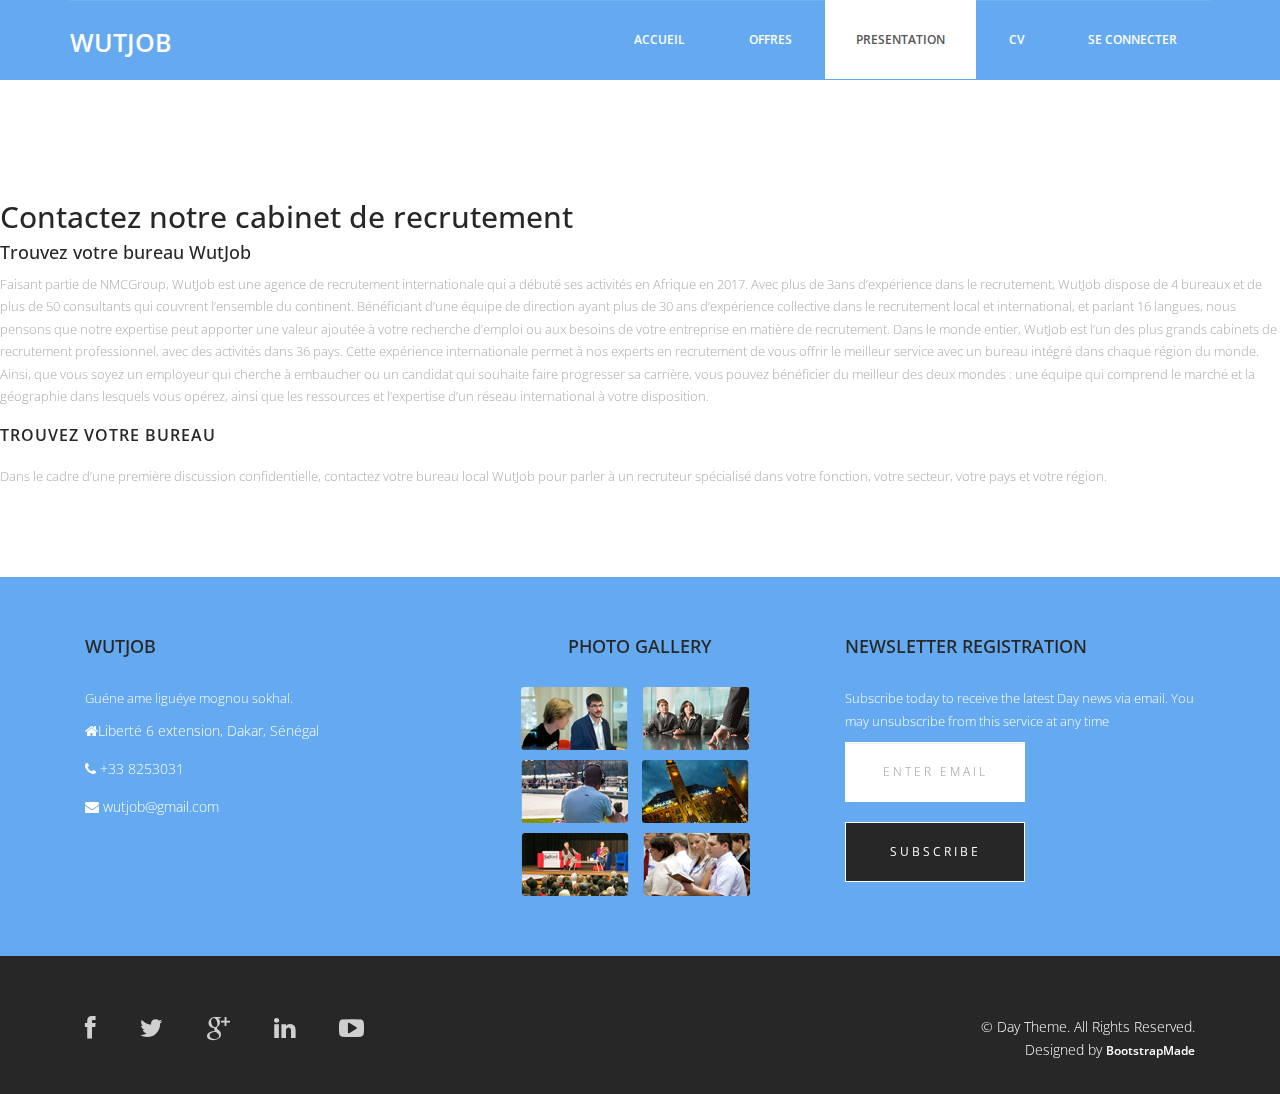
<file: WutJob/public/Day/services.html>
<!DOCTYPE html>
<html lang="en">

<head>
  <meta charset="utf-8">
  <meta http-equiv="X-UA-Compatible" content="IE=edge">
  <meta name="viewport" content="width=device-width, initial-scale=1">
  <!-- The above 3 meta tags *must* come first in the head; any other head content must come *after* these tags -->
  <title>WutJob</title>

  <!-- Bootstrap -->
  <link href="css/bootstrap.min.css" rel="stylesheet">
  <link rel="stylesheet" href="css/font-awesome.min.css">
  <link rel="stylesheet" href="css/animate.css">
  <link href="css/animate.min.css" rel="stylesheet">
  <link href="css/style.css" rel="stylesheet" />
  <!-- =======================================================
    Theme Name: Day
    Theme URL: https://bootstrapmade.com/day-multipurpose-html-template-for-free/
    Author: BootstrapMade
    Author URL: https://bootstrapmade.com
  ======================================================= -->
</head>

<body>
  <header id="header">
    <nav class="navbar navbar-default navbar-static-top" role="banner">
      <div class="container">
        <div class="navbar-header">
          <button type="button" class="navbar-toggle" data-toggle="collapse" data-target=".navbar-collapse">
                        <span class="sr-only">Toggle navigation</span>
                        <span class="icon-bar"></span>
                        <span class="icon-bar"></span>
                        <span class="icon-bar"></span>
                    </button>
          <div class="navbar-brand">
            <a href="index.html"><h1>WutJob</h1></a>
          </div>
        </div>
        <div class="navbar-collapse collapse">
          <div class="menu">
            <ul class="nav nav-tabs" role="tablist">
              <li role="presentation"><a href="index.html">Accueil</a></li>
              <li role="presentation"><a href="about.html">Offres</a></li>
              <li role="presentation"><a href="services.html" class="active">Presentation</a></li>
              <li role="presentation"><a href="gallery.html">CV</a></li>
              <li role="presentation"><a href="contact.html">Se Connecter</a></li>
            </ul>
          </div>
        </div>
      </div>
      <!--/.container-->
    </nav>
    <!--/nav-->
  </header>
  <!--/header-->

  <div class="services">
    <h2>Contactez notre cabinet de recrutement</h2>
    <h4>Trouvez votre bureau WutJob</h4>
    <p>


Faisant partie de NMCGroup, WutJob est une agence de recrutement internationale
 qui a débuté ses activités en Afrique en 2017. Avec plus de  3ans d’expérience dans le 
 recrutement, WutJob dispose de 4 bureaux et de plus de 50 consultants qui 
 couvrent l’ensemble du continent. Bénéficiant d’une équipe de direction ayant plus de 30 
 ans d’expérience collective dans le recrutement local et international, et parlant 16 
 langues, nous pensons que notre expertise peut apporter une valeur ajoutée à votre recherche
  d’emploi ou aux besoins de votre entreprise en matière de recrutement.

Dans le monde entier, WutJob est l’un des plus grands cabinets de recrutement
 professionnel, avec des activités dans 36 pays. Cette expérience internationale permet
  à nos experts en recrutement de vous offrir le meilleur service avec un bureau intégré 
  dans chaque région du monde. Ainsi, que vous soyez un employeur qui cherche à embaucher 
  ou un candidat qui souhaite faire progresser sa carrière, vous pouvez bénéficier du 
  meilleur des deux mondes : une équipe qui comprend le marché et la géographie dans lesquels 
  vous opérez, ainsi que les ressources et l’expertise d’un réseau international à votre 
  disposition.
 </p>
<h3>Trouvez votre bureau</h3> 
<p>
Dans le cadre d’une première discussion confidentielle, contactez votre bureau local WutJob
 pour parler à un recruteur spécialisé dans votre fonction, votre secteur, votre
 pays et votre région.
 </p>
  </div>

  <footer>
    <div class="container">
      <div class="col-md-4 wow fadeInDown" data-wow-duration="1000ms" data-wow-delay="300ms">
        <h4>WutJob</h4>
        <p>Guéne ame liguéye mognou sokhal.</p>
        <div class="contact-info">
          <ul>
            <li><i class="fa fa-home fa"></i>Liberté 6 extension, Dakar, Sénégal </li>
            <li><i class="fa fa-phone fa"></i> +33 8253031</li>
            <li><i class="fa fa-envelope fa"></i> wutjob@gmail.com</li>
          </ul>
        </div>
      </div>

      <div class="col-md-4 wow fadeInDown" data-wow-duration="1000ms" data-wow-delay="600ms">
        <div class="text-center">
          <h4>Photo Gallery</h4>
          <ul class="sidebar-gallery">
            <li><a href="#"><img src="img/gallery1.png" alt="" /></a></li>
            <li><a href="#"><img src="img/gallery2.png" alt="" /></a></li>
            <li><a href="#"><img src="img/gallery3.png" alt="" /></a></li>
            <li><a href="#"><img src="img/gallery4.png" alt="" /></a></li>
            <li><a href="#"><img src="img/gallery5.png" alt="" /></a></li>
            <li><a href="#"><img src="img/gallery6.png" alt="" /></a></li>
          </ul>
        </div>
      </div>

      <div class="col-md-4 wow fadeInDown" data-wow-duration="1000ms" data-wow-delay="900ms">
        <h4>Newsletter Registration</h4>
        <p>Subscribe today to receive the latest Day news via email. You may unsubscribe from this service at any time</p>
        <div class="btn-gamp">
          <input type="email" class="form-control" id="exampleInputEmail3" placeholder="Enter Email">
        </div>
        <div class="btn-gamp">
          <a type="submit" class="btn btn-default">Subscribe</a>
        </div>
      </div>
    </div>
  </footer>

  <div class="sub-footer">
    <div class="container">
      <div class="social-icon">
        <div class="col-md-4">
          <ul class="social-network">
            <li><a href="#" class="fb tool-tip" title="Facebook"><i class="fa fa-facebook"></i></a></li>
            <li><a href="#" class="twitter tool-tip" title="Twitter"><i class="fa fa-twitter"></i></a></li>
            <li><a href="#" class="gplus tool-tip" title="Google Plus"><i class="fa fa-google-plus"></i></a></li>
            <li><a href="#" class="linkedin tool-tip" title="Linkedin"><i class="fa fa-linkedin"></i></a></li>
            <li><a href="#" class="ytube tool-tip" title="You Tube"><i class="fa fa-youtube-play"></i></a></li>
          </ul>
        </div>
      </div>

      <div class="col-md-4 col-md-offset-4">
        <div class="copyright">
          &copy; Day Theme. All Rights Reserved.
          <div class="credits">
            <!--
              All the links in the footer should remain intact.
              You can delete the links only if you purchased the pro version.
              Licensing information: https://bootstrapmade.com/license/
              Purchase the pro version with working PHP/AJAX contact form: https://bootstrapmade.com/buy/?theme=Day
            -->
            Designed by <a href="https://bootstrapmade.com/">BootstrapMade</a>
          </div>
        </div>
      </div>
    </div>
  </div>

  <!-- jQuery (necessary for Bootstrap's JavaScript plugins) -->
  <script src="js/jquery.min.js"></script>
  <script src="js/jquery-migrate.min.js"></script>
  <!-- Include all compiled plugins (below), or include individual files as needed -->
  <script src="js/bootstrap.min.js"></script>
  <script src="js/wow.min.js"></script>
  <script>
    wow = new WOW({}).init();
  </script>

</body>

</html>
</file>
<file: WutJob/public/Inscription/css/style.css>
/* @extend display-flex; */
display-flex, .form-flex, .form-row, .add-info-link {
  display: flex;
  display: -webkit-flex; }

/* @extend list-type-ulli; */
list-type-ulli, ul {
  list-style-type: none;
  margin: 0;
  padding: 0; }

/* Montserrat-300 - latin */
@font-face {
  font-family: 'Montserrat';
  font-style: normal;
  font-weight: 300;
  src: url("../fonts/montserrat/Montserrat-Light.ttf");
  /* IE9 Compat Modes */ }
@font-face {
  font-family: 'Montserrat';
  font-style: normal;
  font-weight: 400;
  src: url("../fonts/montserrat/Montserrat-Regular.ttf");
  /* IE9 Compat Modes */ }
@font-face {
  font-family: 'Montserrat';
  font-style: italic;
  font-weight: 400;
  src: url("../fonts/montserrat/Montserrat-Italic.ttf");
  /* IE9 Compat Modes */ }
@font-face {
  font-family: 'Montserrat';
  font-style: normal;
  font-weight: 500;
  src: url("../fonts/montserrat/Montserrat-Medium.ttf");
  /* IE9 Compat Modes */ }
@font-face {
  font-family: 'Montserrat';
  font-style: normal;
  font-weight: 600;
  src: url("../fonts/montserrat/Montserrat-SemiBold.ttf");
  /* IE9 Compat Modes */ }
@font-face {
  font-family: 'Montserrat';
  font-style: normal;
  font-weight: 700;
  src: url("../fonts/montserrat/Montserrat-Bold.ttf");
  /* IE9 Compat Modes */ }
@font-face {
  font-family: 'Montserrat';
  font-style: italic;
  font-weight: 700;
  src: url("../fonts/montserrat/Montserrat-BoldItalic.ttf");
  /* IE9 Compat Modes */ }
@font-face {
  font-family: 'Montserrat';
  font-style: italic;
  font-weight: 900;
  src: url("../fonts/montserrat/montserrat-v12-latin-900.ttf"), url("../fonts/montserrat/montserrat-v12-latin-900.eot") format("embedded-opentype"), url("../fonts/montserrat/montserrat-v12-latin-900.svg") format("woff2"), url("../fonts/montserrat/montserrat-v12-latin-900.woff") format("woff"), url("../fonts/montserrat/montserrat-v12-latin-900.woff2") format("truetype"); }
a:focus, a:active {
  text-decoration: none;
  outline: none;
  transition: all 300ms ease 0s;
  -moz-transition: all 300ms ease 0s;
  -webkit-transition: all 300ms ease 0s;
  -o-transition: all 300ms ease 0s;
  -ms-transition: all 300ms ease 0s; }

input, select, textarea {
  outline: none;
  appearance: unset !important;
  -moz-appearance: unset !important;
  -webkit-appearance: unset !important;
  -o-appearance: unset !important;
  -ms-appearance: unset !important; }

input::-webkit-outer-spin-button, input::-webkit-inner-spin-button {
  appearance: none !important;
  -moz-appearance: none !important;
  -webkit-appearance: none !important;
  -o-appearance: none !important;
  -ms-appearance: none !important;
  margin: 0; }

input:focus, select:focus, textarea:focus {
  outline: none;
  box-shadow: none !important;
  -moz-box-shadow: none !important;
  -webkit-box-shadow: none !important;
  -o-box-shadow: none !important;
  -ms-box-shadow: none !important; }

input[type=checkbox] {
  appearance: checkbox !important;
  -moz-appearance: checkbox !important;
  -webkit-appearance: checkbox !important;
  -o-appearance: checkbox !important;
  -ms-appearance: checkbox !important; }

input[type=radio] {
  appearance: radio !important;
  -moz-appearance: radio !important;
  -webkit-appearance: radio !important;
  -o-appearance: radio !important;
  -ms-appearance: radio !important; }

input[type=number] {
  -moz-appearance: textfield !important;
  appearance: none !important;
  -webkit-appearance: none !important; }

input:-webkit-autofill {
  box-shadow: 0 0 0 30px transparent inset;
  -moz-box-shadow: 0 0 0 30px transparent inset;
  -webkit-box-shadow: 0 0 0 30px transparent inset;
  -o-box-shadow: 0 0 0 30px transparent inset;
  -ms-box-shadow: 0 0 0 30px transparent inset; }

img {
  max-width: 100%;
  height: auto; }

figure {
  margin: 0; }

p {
  margin-bottom: 0px;
  font-size: 15px;
  color: #777; }

h2 {
  line-height: 1.66;
  margin: 0;
  padding: 0;
  font-weight: 900;
  color: #222;
  font-family: 'Montserrat';
  font-size: 24px;
  text-transform: uppercase;
  text-align: center;
  margin-bottom: 40px; }

.clear {
  clear: both; }

body {
  font-size: 13px;
  line-height: 1.8;
  color: #222;
  font-weight: 600;
  font-family: 'Montserrat';
  background: #c5e9ff;
  padding: 115px 0; }

a {
  color: #1da0f2; }

.container {
  width: 680px;
  position: relative;
  margin: 0 auto;
  box-shadow: 0px 10px 9.9px 0.1px rgba(0, 0, 0, 0.1);
  -moz-box-shadow: 0px 10px 9.9px 0.1px rgba(0, 0, 0, 0.1);
  -webkit-box-shadow: 0px 10px 9.9px 0.1px rgba(0, 0, 0, 0.1);
  -o-box-shadow: 0px 10px 9.9px 0.1px rgba(0, 0, 0, 0.1);
  -ms-box-shadow: 0px 10px 9.9px 0.1px rgba(0, 0, 0, 0.1);
  background: #fff; }

.signup-content {
  padding: 10px 0; }

.signup-form {
  padding: 58px 50px 0px 50px;
  height: 652px;
  overflow-y: auto; }

.signup-form::-webkit-scrollbar-track {
  border-radius: 5px;
  -moz-border-radius: 5px;
  -webkit-border-radius: 5px;
  -o-border-radius: 5px;
  -ms-border-radius: 5px;
  background-color: #f8f8f8;
  width: 10px; }

.signup-form::-webkit-scrollbar {
  border-radius: 5px;
  -moz-border-radius: 5px;
  -webkit-border-radius: 5px;
  -o-border-radius: 5px;
  -ms-border-radius: 5px;
  width: 10px;
  background-color: #fff; }

.signup-form::-webkit-scrollbar-thumb {
  border-radius: 5px;
  -moz-border-radius: 5px;
  -webkit-border-radius: 5px;
  -o-border-radius: 5px;
  -ms-border-radius: 5px;
  background-color: #ebebeb; }

label, input {
  display: block;
  width: 100%; }

label {
  text-transform: uppercase;
  font-weight: 800;
  margin-bottom: 3px; }

input {
  border: 1px solid #ebebeb;
  border-radius: 5px;
  -moz-border-radius: 5px;
  -webkit-border-radius: 5px;
  -o-border-radius: 5px;
  -ms-border-radius: 5px;
  box-sizing: border-box;
  padding: 15px 20px;
  font-size: 14px;
  font-weight: bold;
  font-family: 'Montserrat'; }
  input:focus {
    border: 1px solid #1da0f2; }
  input::-webkit-input-placeholder {
    color: #999;
    text-transform: uppercase;
    font-weight: 600; }
  input::-moz-placeholder {
    color: #999;
    text-transform: uppercase;
    font-weight: 600; }
  input:-ms-input-placeholder {
    color: #999;
    text-transform: uppercase;
    font-weight: 600; }
  input:-moz-placeholder {
    color: #999;
    text-transform: uppercase;
    font-weight: 600; }

.form-radio {
  margin-bottom: 40px; }
  .form-radio input {
    width: 0;
    height: 0;
    position: absolute;
    left: -9999px; }
  .form-radio input + label {
    margin: 0px;
    padding: 12px 10px;
    width: 94px;
    height: 50px;
    box-sizing: border-box;
    position: relative;
    display: inline-block;
    text-align: center;
    border: 1px solid #ebebeb;
    background-color: #FFF;
    font-size: 14px;
    font-weight: 600;
    color: #888;
    text-align: center;
    text-transform: none;
    transition: border-color .15s ease-out,  color .25s ease-out,  background-color .15s ease-out, box-shadow .15s ease-out;
    border-radius: 5px;
    -moz-border-radius: 5px;
    -webkit-border-radius: 5px;
    -o-border-radius: 5px;
    -ms-border-radius: 5px; }
  .form-radio input:checked + label {
    background-color: #1da0f2;
    color: #FFF;
    border-color: #1da0f2;
    z-index: 1; }
  .form-radio input:focus + label {
    outline: none; }
  .form-radio input:hover {
    background-color: #1da0f2;
    color: #FFF;
    border-color: #1da0f2; }

.form-flex input + label:first-of-type {
  border-radius: 5px 0 0 5px;
  -moz-border-radius: 5px 0 0 5px;
  -webkit-border-radius: 5px 0 0 5px;
  -o-border-radius: 5px 0 0 5px;
  -ms-border-radius: 5px 0 0 5px;
  border-right: none; }
.form-flex input + label:last-of-type {
  border-radius: 0 5px 5px 0;
  -moz-border-radius: 0 5px 5px 0;
  -webkit-border-radius: 0 5px 5px 0;
  -o-border-radius: 0 5px 5px 0;
  -ms-border-radius: 0 5px 5px 0;
  border-left: none; }

.form-row {
  margin: 0 -11px; }
  .form-row .form-group, .form-row .form-radio {
    width: 50%;
    padding: 0 11px; }

.form-group, .form-radio {
  margin-bottom: 23px;
  position: relative; }

.form-icon {
  position: relative; }

.ui-datepicker-trigger {
  position: absolute;
  right: 25px;
  top: 41px;
  color: #999;
  font-size: 18px;
  background: transparent;
  border: none;
  outline: none;
  cursor: pointer; }

.add-info-link {
  text-decoration: none;
  text-transform: uppercase;
  font-weight: 900;
  margin-bottom: 16px;
  align-items: center;
  -moz-align-items: center;
  -webkit-align-items: center;
  -o-align-items: center;
  -ms-align-items: center; }
  .add-info-link .zmdi {
    font-size: 18px;
    padding-right: 14px; }

.add_info {
  display: none; }

ul {
  background: 0 0;
  position: relative;
  z-index: 9; }

ul li {
  padding: 5px 0px;
  z-index: 2;
  color: #222;
  font-size: 14px;
  font-weight: 900; }

ul li:not(.init) {
  display: none;
  background: #fff;
  color: #222;
  padding: 5px 10px; }

ul li:not(.init):hover, ul li.selected:not(.init) {
  background: #1da0f2;
  color: #fff; }

li.init {
  cursor: pointer;
  position: relative;
  border: 1px solid #ebebeb;
  padding: 12px 20px;
  border-radius: 5px;
  -moz-border-radius: 5px;
  -webkit-border-radius: 5px;
  -o-border-radius: 5px;
  -ms-border-radius: 5px; }
  li.init:after {
    position: absolute;
    right: 20px;
    top: 50%;
    transform: translateY(-50%);
    -moz-transform: translateY(-50%);
    -webkit-transform: translateY(-50%);
    -o-transform: translateY(-50%);
    -ms-transform: translateY(-50%);
    font-size: 18px;
    color: #999;
    font-family: 'Material-Design-Iconic-Font';
    content: '\f2f9';
    font-weight: 400; }

.form-submit {
  width: auto;
  background: #1da0f2;
  color: #fff;
  text-transform: uppercase;
  font-weight: 900;
  padding: 16px 50px;
  float: right;
  border: none;
  margin-top: 37px;
  cursor: pointer; }
  .form-submit:hover {
    background: #0c85d0; }

label.error {
  display: block;
  position: absolute;
  top: 0px;
  right: 0; }
  label.error:after {
    font-family: 'Material-Design-Iconic-Font';
    position: absolute;
    content: '\f135';
    right: 31px;
    top: 40px;
    font-size: 13px;
    color: #c70000; }

input.error {
  border: 1px solid #c70000; }

.select-list {
  position: relative;
  display: inline-block;
  width: 100%;
  margin-bottom: 47px; }

.list-item {
  position: absolute;
  width: 100%; }

#country {
  z-index: 99; }

#city {
  z-index: 9; }

@media screen and (max-width: 768px) {
  .container {
    width: calc( 100% - 30px);
    max-width: 100%; } }

/*# sourceMappingURL=style.css.map */
</file>
<file: WutJob/public/Day/css/style.css>
/*
    Theme Name: Day
    Theme URL: https://bootstrapmade.com/day-multipurpose-html-template-for-free/
    Author: BootstrapMade
    Author URL: https://bootstrapmade.com
*/
/* ==== Google font ==== */
@import url(https://fonts.googleapis.com/css?family=Open+Sans:400,300,700,600);
@import url('font-awesome.css');
/* ==== overwrite bootstrap standard ==== */
@import url('animate.css');



body {
	font-family:'Open Sans', Arial, sans-serif;
	font-size:14px;
	font-weight:300;
	line-height:1.6em;
	color:#fff;
	background-color:#fff;
	overflow-x:hidden;
}

hi,h2,h3,h4,h5,h6 {
	color:#272727;
	line-height:1.1em;
}

p {
	color:#aaa;
	font-size:13px;
}
a {
    text-decoration:none;
    transition: all 0.1s ease-in-out;
    -moz-transition: all 0.1s ease-in-out;
    -webkit-transition: all 0.1s ease-in-out;
    -o-transition: all 0.1s ease-in-out;
    outline: none;
	color:#272727;
}
a:hover {
	text-decoration: none;
	color:#aaa;	
	}

.btn {
	border-radius:0;
	margin-top:10px;
	background-color: #65AAF0;
	text-transform:uppercase;
	border-color:#fff;
	font-size:14px;
}

.btn:hover {
	background-color: #fff;
	border-color:#f2f2f2;
	color:#272727;	
}
	
/*===========================
  Menu and Navigation
============================ */
.navbar-brand {
  float: left;
  height: 50px;
  padding: 15px 15px;
  font-size: 18px;
  line-height: 20px;
}

.navbar-brand h1 {
	margin-top:9px;
	padding-top:5px;
	float: left;	
	font-size: 25px;	
	color:#fff;	
	text-transform:uppercase;
	font-weight:600;
}

@media (max-width: 767px) {
  .navbar-brand {
    padding: 0 0 0 15px;
  }
}

.menu {
	font-size:12px;
	float:right;
	text-transform:uppercase;
	font-weight:600;	
}

.navbar-collapse {
  padding-right: 15px;
  padding-left: 15px;
  overflow-x: visible;
  -webkit-overflow-scrolling: touch;
  border-top: 0px solid transparent;
  -webkit-box-shadow: inset 0 1px 0 rgba(255, 255, 255, .1);
          box-shadow: inset 0 1px 0 rgba(255, 255, 255, .1);
}
.navbar-collapse.in {
  overflow-y: auto;
}

.menu ul.nav-tabs li {
	color:#fff;	
}

.nav-tabs {
	border-bottom: 0;
}
.nav-tabs > li {
	float: left;
	margin-bottom: 0;
}

.nav-tabs > li > a {	
	border-radius:0;
	color:#fff;
	padding:30px;
}

.nav-tabs > li > a:hover {
	color:#272727;
	background:#fff;	
} 

.nav-tabs > li a.active {
	color: #555;
	cursor: default;
	background-color: #fff;
	border: 1px solid #fff;
	border-bottom-color:#fff;
}

.navbar-default {
	background-color: #65AAF0;
	border-color:#65AAF0;
}

/*===========================
  slider
============================ */
.slider {
	position: relative;	
	margin-top:-20px;
}

.slider img {
    width: 100%;
}

#carousel-slider {
  position: relative;
}

#carousel-slider .carousel-indicators {
  bottom: -40px;
}

#carousel-slider .carousel-indicators li {
  border: 1px solid #ffbd20;
}

#carousel-slider a i {
	border-radius:50%;
	font-size: 30px;
	height: 50px;
	padding: 10px;
	position: absolute;
	top: 50%;
	width: 50px;
	color:#65AAF0;
	background:#65AAF0;
	color:#fff;
}

#carousel-slider a i:hover {
	background:#65AAF0;
	color:#fff;
	border: 1px solid #65AAF0;
}

#carousel-slider 
.carousel-control {
	width:inherit;
}

#carousel-slider .carousel-control.left i {
	left:50px;
	top: calc(50% - 50px);
}

#carousel-slider .carousel-control.right i {
	right: 50px;
	top: calc(50% - 50px);
}

.carousel-caption {
	position: absolute;
	right: 15%;
	top: calc(50% - 150px);
	font-size:40px;
	left: 15%;
	z-index: 10;
	padding-bottom: 0px;
	color: #fff;
	text-align: center;
}

.carousel-caption  h2 {
	font-size:60px;
	color: #fff;
}

.carousel-caption  h2 span {
	font-size:60px;
	color: #fff;
}

.carousel-caption  p {
	font-size:30px;
	margin-top:30px;
	margin-bottom:20px;
	color:#fff;
	padding:10px;
	background:#65AAF0;
}

@media (max-width: 767px) {
    .carousel-caption  {
      font-size: 18px;
    }
    .carousel-caption h2, .carousel-caption  h2 span, .carousel-caption  p {
    	font-size:18px;
    }
}

.carousel-inner .form-inline .form-group button[type="livedemo"]{
	padding:20px 60px;
	font-size:20px;
	background:#65AAF0;
	color:#fff;
	border-radius:0;
	border-color:#fff;
	text-transform:uppercase;
}

.carousel-inner .form-inline .form-group button[type="livedemo"]:hover {
	color:#272727;
	opacity: 0.8;
	-webkit-transition: color 300ms, background-color 300ms;
  -moz-transition: color 300ms, background-color 300ms;
  -o-transition:  color 300ms, background-color 300ms;
  transition:  color 300ms, background-color 300ms;
}

.carousel-inner .form-inline .form-group button[type="getnow"]{
	padding:20px 60px;
	font-size:20px;
	background:#fff;
	color:#272727;
	border-radius:0;
	text-transform:uppercase;
	border: 1px solid #fff;
}

.carousel-inner .form-inline .form-group button[type="getnow"]:hover {
	color:#fff;
	border-color:#fff;
	background:#65AAF0;
	-webkit-transition: color 300ms, background-color 300ms;
  -moz-transition: color 300ms, background-color 300ms;
  -o-transition:  color 300ms, background-color 300ms;
  transition:  color 300ms, background-color 300ms;
}

.form-inline {
	margin-top:50px;	
}


/*===========================
  about
============================ */

.about {
	padding:80px 0 80px 0;
	background:#fff;
}

.about .text-center h2 {
	text-transform:uppercase;
	font-weight:550;
	font-size:24px;
}

.about .text-center p {
	margin-top:20px;
	margin-bottom:80px;
	color:#aaa;
} 

.btn-gamp a {
  float: right;
  font-size: 12px;
  text-transform: uppercase;
  letter-spacing: 3px;
  color: #272727;
  border: 2px solid #272727;
  width: 180px;
  height: 60px;
  text-align: center;
  display: inline-block;
  line-height: 56px;
}

.btn-gamp a:hover {
  opacity: 0.8;
  transition: all 0.5s;
}

.gamp-btn a {
  float: left;
  font-size: 12px;
  text-transform: uppercase;
  letter-spacing: 3px;
  background: #272727;
  color: #ffffff;
  width: 180px;
  height: 60px;
  text-align: center;
  display: inline-block;
  line-height: 60px;
}
.gamp-btn a:hover {
  color: #ffffff;
  opacity: 0.8;
  transition: all 0.5s;
}

.center span {
	color:#E8CE0E;
}

#about-us {
	margin-bottom:50px;
}

#about-us .text-center h2 {
	text-transform:uppercase;
	font-weight:550;
	font-size:24px;
	margin-bottom:30px;
}

.skill_text {
  display: block;
  margin-bottom: 60px;
  margin-top: 25px;
  overflow: hidden;
}

.sinlge-skill {
  background:#f2f2f2;
  border-radius: 100%;
  color: #FFFFFF;
  font-size: 22px;
  font-weight: bold;
  height: 200px;
  position: relative;
  width: 200px;
  text-transform: uppercase;
  overflow: hidden;
  margin: 30px 0;
}

.sinlge-skill p em {
  color: #FFFFFF;
  font-size: 38px;
}

.sinlge-skill p {
  line-height: 1;
   color: #FFFFFF;
}

.joomla-skill, 
.html-skill, 
.css-skill, 
.wp-skill {
  position: absolute;
  height: 100%;
  bottom: 0;
  width:100%;
  border-radius: 100%;
  padding: 70px 0;
  text-align: center;
}

.joomla-skill {
  background: rgb(242,242,242); /* Old browsers */
  background: -moz-linear-gradient(top, rgba(242,242,242,1) 0%, rgba(242,242,242,1) 28%, rgba(45,125,164,1) 28%); /* FF3.6+ */
  background: -webkit-gradient(linear, left top, left bottom, color-stop(0%,rgba(242,242,242,1)), color-stop(28%,rgba(242,242,242,1)), color-stop(28%,rgba(45,125,164,1))); /* Chrome,Safari4+ */
  background: -webkit-linear-gradient(top, rgba(242,242,242,1) 0%,rgba(242,242,242,1) 28%,rgba(45,125,164,1) 28%); /* Chrome10+,Safari5.1+ */
  background: -o-linear-gradient(top, rgba(242,242,242,1) 0%,rgba(242,242,242,1) 28%,rgba(45,125,164,1) 28%); /* Opera 11.10+ */
  background: -ms-linear-gradient(top, rgba(242,242,242,1) 0%,rgba(242,242,242,1) 28%,rgba(45,125,164,1) 28%); /* IE10+ */
  background: linear-gradient(to bottom, rgba(242,242,242,1) 0%,rgba(242,242,242,1) 28%,rgba(45,125,164,1) 28%); /* W3C */
  filter: progid:DXImageTransform.Microsoft.gradient( startColorstr='#f2f2f2', endColorstr='#2d7da4',GradientType=0 ); /* IE6-9 */    
}

.html-skill {
  background: rgb(242,242,242); /* Old browsers */
  background: -moz-linear-gradient(top, rgba(242,242,242,1) 0%, rgba(242,242,242,1) 9%, rgba(106,164,47,1) 9%); /* FF3.6+ */
  background: -webkit-gradient(linear, left top, left bottom, color-stop(0%,rgba(242,242,242,1)), color-stop(9%,rgba(242,242,242,1)), color-stop(9%,rgba(106,164,47,1))); /* Chrome,Safari4+ */
  background: -webkit-linear-gradient(top, rgba(242,242,242,1) 0%,rgba(242,242,242,1) 9%,rgba(106,164,47,1) 9%); /* Chrome10+,Safari5.1+ */
  background: -o-linear-gradient(top, rgba(242,242,242,1) 0%,rgba(242,242,242,1) 9%,rgba(106,164,47,1) 9%); /* Opera 11.10+ */
  background: -ms-linear-gradient(top, rgba(242,242,242,1) 0%,rgba(242,242,242,1) 9%,rgba(106,164,47,1) 9%); /* IE10+ */
  background: linear-gradient(to bottom, rgba(242,242,242,1) 0%,rgba(242,242,242,1) 9%,rgba(106,164,47,1) 9%); /* W3C */
  filter: progid:DXImageTransform.Microsoft.gradient( startColorstr='#f2f2f2', endColorstr='#6aa42f',GradientType=0 ); /* IE6-9 */
}

.css-skill {
  background: rgb(242,242,242); /* Old browsers */
  background: -moz-linear-gradient(top, rgba(242,242,242,1) 0%, rgba(242,242,242,1) 32%, rgba(255,189,32,1) 32%); /* FF3.6+ */
  background: -webkit-gradient(linear, left top, left bottom, color-stop(0%,rgba(242,242,242,1)), color-stop(32%,rgba(242,242,242,1)), color-stop(32%,rgba(255,189,32,1))); /* Chrome,Safari4+ */
  background: -webkit-linear-gradient(top, rgba(242,242,242,1) 0%,rgba(242,242,242,1) 32%,rgba(255,189,32,1) 32%); /* Chrome10+,Safari5.1+ */
  background: -o-linear-gradient(top, rgba(242,242,242,1) 0%,rgba(242,242,242,1) 32%,rgba(255,189,32,1) 32%); /* Opera 11.10+ */
  background: -ms-linear-gradient(top, rgba(242,242,242,1) 0%,rgba(242,242,242,1) 32%,rgba(255,189,32,1) 32%); /* IE10+ */
  background: linear-gradient(to bottom, rgba(242,242,242,1) 0%,rgba(242,242,242,1) 32%,rgba(255,189,32,1) 32%); /* W3C */
  filter: progid:DXImageTransform.Microsoft.gradient( startColorstr='#f2f2f2', endColorstr='#ffbd20',GradientType=0 ); /* IE6-9 */
}

.wp-skill {
  background: rgb(242,242,242); /* Old browsers */
  background: -moz-linear-gradient(top, rgba(242,242,242,1) 0%, rgba(242,242,242,1) 19%, rgba(219,54,21,1) 19%); /* FF3.6+ */
  background: -webkit-gradient(linear, left top, left bottom, color-stop(0%,rgba(242,242,242,1)), color-stop(19%,rgba(242,242,242,1)), color-stop(19%,rgba(219,54,21,1))); /* Chrome,Safari4+ */
  background: -webkit-linear-gradient(top, rgba(242,242,242,1) 0%,rgba(242,242,242,1) 19%,rgba(219,54,21,1) 19%); /* Chrome10+,Safari5.1+ */
  background: -o-linear-gradient(top, rgba(242,242,242,1) 0%,rgba(242,242,242,1) 19%,rgba(219,54,21,1) 19%); /* Opera 11.10+ */
  background: -ms-linear-gradient(top, rgba(242,242,242,1) 0%,rgba(242,242,242,1) 19%,rgba(219,54,21,1) 19%); /* IE10+ */
  background: linear-gradient(to bottom, rgba(242,242,242,1) 0%,rgba(242,242,242,1) 19%,rgba(219,54,21,1) 19%); /* W3C */
  filter: progid:DXImageTransform.Microsoft.gradient( startColorstr='#f2f2f2', endColorstr='#db3615',GradientType=0 ); /* IE6-9 */
}

.skill-wrap {
  display: block;
  overflow: hidden;
  margin: 60px 0;
}

.team .text-center h2 {
	text-transform:uppercase;
	font-weight:550;
	font-size:24px;
	margin-bottom:30px;
}

.team .text-center p {
	margin-bottom:50px;
}

.team h4 {
  margin-top: 0;
  text-transform: uppercase;
}

.team h5 {
  font-weight: 300;
}

.single-profile-top, 
.single-profile-bottom {
  font-weight: 400;
  line-height: 24px;
}

.single-profile-top, 
.single-profile-bottom  {
  border: 1px solid #ddd;
  padding: 15px;
  position: relative;
}

.media_image {
  margin-bottom: 10px;
}

.team .btn {
  background:transparent;
  font-size: 12px;
  font-weight: 300;
  margin-bottom: 3px;
  padding: 1px 5px;
  text-transform: uppercase;
  border:1px solid#ddd;
  margin-right: 3px;
}


ul.social_icons,
ul.tag {
  list-style: none;
  padding: 0;
  margin: 10px 0;
  display: block;
}

ul.social_icons li,
ul.tag li {
  display: inline-block;
  margin-right: 5px;
}

ul.social_icons li  a i{
  border-radius: 50%;
  color: #FFFFFF;
  height: 25px;
  line-height: 25px;
  font-size: 12px;
  padding: 0;
  text-align: center;
  width: 25px;
  opacity:.8;
}

.team .social_icons .fa-facebook:hover, 
.team .social_icons .fa-twitter:hover, 
.team .social_icons .fa-google-plus:hover {
  transform: rotate(360deg);
  -ms-transform:rotate(360deg);
  -webkit-transform:rotate(360deg); 
  transition-duration:2s;
  transition-property: all;
  transition-timing-function: ease;
  opacity:1;
  transition: all 0.9s ease 0s;
  -moz-transition: all 0.9s ease 0s;
  -webkit-transition: all 0.9s ease 0s;
  -o-transition: all 0.9s ease 0s;
}

.team .social_icons .fa-facebook {
  background: #0182c4;
}

.team .social_icons .fa-twitter {
  background: #20B8FF
}

.team .social_icons .fa-google-plus {
  background: #D34836
}


.team-bar .first-one-arrow {
  float: left;
  margin-right: 30px;
  width: 2%;
}

.team-bar .first-arrow {
  float: left;
  margin-left: 5px;
  margin-right: 35px;
  width: 22%;
}

.team-bar .second-arrow {
  float: left;
  margin-left: 5px;
  width: 21%;
}

.team-bar .third-arrow {
  float: left;
  margin-left: 40px;
  margin-right: 12px;
  width: 22%;
}

.team-bar .fourth-arrow {
  float: left;
  margin-left: 25px;
  width: 20%;
}

.team-bar .first-one-arrow hr {
  border-bottom: 1px solid #2D7DA4;
  border-top: 1px solid #2D7DA4;
 }

.team-bar .first-arrow hr {
  border-bottom: 1px solid #2D7DA4;
  border-top: 1px solid #2D7DA4;
 }

.team-bar .second-arrow hr {
  border-bottom: 1px solid #6aa42f;
  border-top: 1px solid #6aa42f;
}

.team-bar .third-arrow hr {
  border-bottom: 1px solid #FFBD20;
  border-top: 1px solid #FFBD20;

}

.team-bar .fourth-arrow hr {
  border-bottom: 1px solid #db3615;
  border-top: 1px solid #db3615;
}

.team-bar {
  margin-bottom: 15px;
  margin-top: 30px;
  position: relative;
}

.team-bar i {
  border-radius: 50%;
  color: #FFFFFF;
  display: block;
  height: 24px;
  line-height: 24px;
  margin-top: -32px;
  overflow: hidden;
  padding: 0;
  text-align: center;
  width: 24px;
  position: absolute;
}

.team-bar .first-arrow .fa-angle-up {
  background:#2D7DA4;
  margin-left:-33px
 }

.team-bar .second-arrow .fa-angle-down {
  background:#6AA42F;
  margin-left: -33px;
}

.team-bar .third-arrow .fa-angle-up {
  background:#FFBD20;
  margin-left: -32px;
}

.team-bar .fourth-arrow .fa-angle-down {
  background:#db3615;
  margin-left: -32px;
}

.team .single-profile-top:before, 
.team .single-profile-top:after {
  content: "";
  position: absolute;
  width: 0;
  height: 0;
  border-style: solid;
}

.team .single-profile-top:before {
  left:26px;
  bottom: -20px;
  border-width: 10px;
  border-color:#fff transparent transparent transparent;
  z-index: 1;
}

.team .single-profile-top:after {
  left: 25px;
  bottom: -22px;
  border-style: solid;
  border-width: 11px;
  border-color:#ddd transparent transparent transparent;
  z-index: 0;
}

.team .single-profile-bottom:before,
.team .single-profile-bottom:after {
  position: absolute;
  content:"";
  width: 0;
  height: 0;
  border-style: solid;
}

.team .single-profile-bottom:before {
  left:30px;
  top: -20px;
  border-width: 10px;
  border-color: transparent transparent #fff transparent;
  z-index: 1;
}

.team .single-profile-bottom:after {
  left: 29px;
  top: -22px;
  border-style: solid;
  border-width: 11px;
  border-color: transparent transparent #DDD transparent;
  z-index: 0;
}

/*===========================
  services
============================ */

.services {
	padding:80px 0 80px 0;
}

.services .text-center h2 {
	font-weight:300;
	text-transform:uppercase;
	text-shadow:none;
	margin-bottom:50px;
	font-size:24px;
}

.services i {
	margin-top:20px;
	margin-bottom:10px;
	font-size:50px;
	color:#ddd;
}

.services h3 {
	margin-bottom:20px;
	font-size: 16px;
	font-weight: 600;
	text-transform: uppercase;
	letter-spacing: 1px;
 }

/*===========================
  gallery
============================ */

.gallery {
	padding:50px;
}

.gallery .text-center h2 {
	text-transform:uppercase;
	font-weight:550;
	font-size:24px;
	margin-bottom:30px;
}

.gallery figure {
	position: relative;	
	margin-top:30px;
	margin-bottom:30px;
	background: #272727;
	text-align: center;
	cursor: pointer;
}

.gallery figure img {
	position: relative;
	display: block;
	opacity: 0.8;
}

.gallery figure figcaption {
	padding: 2em;
	color: #fff;
	text-transform: uppercase;
	font-size: 1.25em;
	-webkit-backface-visibility: hidden;
	backface-visibility: hidden;
}

.gallery figure figcaption::before,
.gallery figure figcaption::after {
	pointer-events: none;
}

/*---------------*/
/***** Marley *****/
/*---------------*/

figure.effect-marley figcaption {
	text-align: right;
}

figure.effect-marley h4,
figure.effect-marley p {
	position: absolute;
	right: 30px;
	left: 30px;
	padding: 10px 0;
}


figure.effect-marley p {
	bottom: 30px;
	color:#fff;
	line-height: 1.5;
	-webkit-transform: translate3d(0,100%,0);
	transform: translate3d(0,100%,0);
}

figure.effect-marley h4 {
	top: 30px;
	color:#fff;
	-webkit-transition: -webkit-transform 0.35s;
	transition: transform 0.35s;
	-webkit-transform: translate3d(0,20px,0);
	transform: translate3d(0,20px,0);
}

figure.effect-marley:hover h4 {
	-webkit-transform: translate3d(0,0,0);
	transform: translate3d(0,0,0);
}

figure.effect-marley h4::after {
	position: absolute;
	top: 100%;
	left: 0;
	width: 100%;
	height: 4px;
	background: #fff;
	content: '';
	-webkit-transform: translate3d(0,40px,0);
	transform: translate3d(0,40px,0);
}

figure.effect-marley h4::after,
figure.effect-marley p {
	opacity: 0;
	-webkit-transition: opacity 0.35s, -webkit-transform 0.35s;
	transition: opacity 0.35s, transform 0.35s;
}

figure.effect-marley:hover h4::after,
figure.effect-marley:hover p {
	opacity: 1;
	-webkit-transform: translate3d(0,0,0);
	transform: translate3d(0,0,0);
}


.action {
  overflow: visible;
  padding: 0px;
  width: 100;
  background: #f2f2f2;
  position: relative;
}
.action .left-text {
  padding: 70px 0;
  padding-right: 60px;
  width: 50%;
}
.action .left-text h4 {
  text-transform: uppercase;
  font-size: 24px;
  font-weight: 600;
  letter-spacing: 1px;
}
.action .left-text p {
  padding-top: 20px;
}
.action .left-text em {
  font-size: 16px;
  color: #aaa;
  font-weight: 300;
  font-style: normal;
}
.action .right-image {
  position: absolute;
  top: 0;
  right: 0;
  width: 50%;
  height: 100%;
  background-size: cover;
  background-position: 0 0;
  background-repeat: no-repeat;
  background-image: url(../img/7.jpg);
}

/* --- Map --- */
.map{
	position:relative;
	margin-top:-20px;
	margin-bottom:40px;
}

/* google map */
#google-map{
	position:relative;
    height: 400px;
}

.contact-page{
  padding-top: 0;
  background:#fff;
  margin-bottom:30px;
}

.contact-page h2 {
	text-transform:uppercase;
	font-weight:550;
	font-size:24px;
	margin-bottom:30px;
}

.contact-page p {	
	margin-bottom:30px;
}

.contact-page .contact-form 
.form-group label {
  color: #4E4E4E;
  font-size: 16px;
  font-weight: 300;
}

.form-group .form-control {
  padding: 7px 12px;
  border-color:#f2f2f2;
  box-shadow: none;
  border-radius:0;
}

textarea#message{
   resize: none;
   padding: 10px;
   border-radius:0;
}

.contact-page .contact-wrap {
  margin-top: 20px;
}

.validation {
    color: red;
    display:none;
    margin: 0 0 20px;
    font-weight:400;
    font-size:13px;
}

#sendmessage {
    color: green;
    border:1px solid green;
    display:none;
    text-align:center;
    padding:15px;
    font-weight:600;
    margin-bottom:15px;
}

#errormessage {
    color: red;
    display:none;
    border:1px solid red;
    text-align:center;
    padding:15px;
    font-weight:600;
    margin-bottom:15px;
}

#sendmessage.show, #errormessage.show, .show {
	display:block;
}

/*===========================
  Footer
============================ */
footer {
	padding:50px;
	background:#65AAF0;
}

footer p {
	color:#fff;
}

footer h4 {
	margin-bottom:30px;
	text-transform:uppercase;
	text-shadow:none;
	font-weight:550;
	color:#272727;
}

footer .btn-gamp a {
	font-size: 12px;
	text-transform: uppercase;
	letter-spacing: 3px;
	color: #fff;
	width: 180px;
	height: 60px;
	text-align: center;
	display: inline-block;
	line-height: 45px;
	margin-right:170px;
	margin-top:20px;
	background:#272727;
	border: 1px solid #fff;
	border-radius:0px;
}

footer .btn-gamp a:hover {
	background:#fff;
	color:#272727;
	opacity: 0.8;
	transition: all 0.5s;
}

footer .btn-gamp input {
	font-size: 12px;
	text-transform: uppercase;
	letter-spacing: 3px;
	color: #272727;	
	width: 180px;
	height: 60px;
	text-align: center;
	display: inline-block;
	line-height: 56px;
	border-radius:0px;
	border: 1px solid #fff;
}

.contact-info {
	color:#fff;
}

.contact-info ul {
	list-style:none;
	padding-left: 0;
}

.contact-info ul li i {
	margin-bottom:20px;
}

.widget {
  padding-left: 0;
}

ul.sidebar-gallery {
  list-style: none;
  padding: 0;
  margin: 0;
 
}

.sidebar-gallery li {
  display: inline-block;
  margin: 0 10px 10px 0;
   border-radius:0px;
}

.sidebar-gallery li a {
  display: inline-block;
}

ul.social-network {
	list-style:none;
	margin-top:20px;	
	padding:10px;
	transition: all 0.3s ease-in-out;
  -moz-transition: all 0.3s ease-in-out;
  -webkit-transition: all 0.3s ease-in-out;
  -o-transition: all 0.3s ease-in-out;
}
.sub-footer  {
	background:#272727;
	padding:30px;
}

ul.social-network li {
	display:inline;
	margin: 0 50px;	
	font-size:25px;	
	margin-left:-10px;
}

ul.social-network li a {
	color:#d0d0d0;	
}
.social-network li:hover .fa-twitter {
  color: #00abf0;
}
.social-network li:hover .fa-facebook {
  color: #39579a;
}
.social-network li:hover .fa-google-plus {
  color: #eb8984;
}
.social-network li:hover .fa-pinterest {
  color: #c9171e; 
}
.social-network li:hover .fa-linkedin {
  color: #0077b5; 
}
.social-network li:hover .fa-youtube-play {
  color: #C84941; 
}
.social-network li:hover .fa-dribbble {
  color: #EA4C89 ; 
}
.social-network li:hover .fa-pinterest-square {
  color: #EA4B49; 
}

.copyright {
	margin-top:30px;
    text-align: right;
}

.copyright a {
	color:#fff;
	font-weight:600;
	font-size:12px;
	text-shadow:none;
} 
#login .container #login-row #login-column #login-box {
  /* margin-top: 120px; */
  max-width: 600px;
  height: 320px;
  border: 1px solid #9C9C9C;
  background-color: #EAEAEA;
}
#login .container #login-row #login-column #login-box #login-form {
  padding: 20px;
}
#login .container #login-row #login-column #login-box #login-form #register-link {
  margin-top: -85px;
}
#login-form{
  margin-left: 120px;
}
.form{
  margin-left: 200px;
}
</file>
<file: WutJob/public/Inscription/fonts/material-icon/css/material-design-iconic-font.min.css>
@font-face{font-family:Material-Design-Iconic-Font;src:url(../fonts/Material-Design-Iconic-Font.woff2?v=2.2.0) format('woff2'),url(../fonts/Material-Design-Iconic-Font.woff?v=2.2.0) format('woff'),url(../fonts/Material-Design-Iconic-Font.ttf?v=2.2.0) format('truetype')}.zmdi{display:inline-block;font:normal normal normal 14px/1 'Material-Design-Iconic-Font';font-size:inherit;text-rendering:auto;-webkit-font-smoothing:antialiased;-moz-osx-font-smoothing:grayscale}.zmdi-hc-lg{font-size:1.33333333em;line-height:.75em;vertical-align:-15%}.zmdi-hc-2x{font-size:2em}.zmdi-hc-3x{font-size:3em}.zmdi-hc-4x{font-size:4em}.zmdi-hc-5x{font-size:5em}.zmdi-hc-fw{width:1.28571429em;text-align:center}.zmdi-hc-ul{padding-left:0;margin-left:2.14285714em;list-style-type:none}.zmdi-hc-ul>li{position:relative}.zmdi-hc-li{position:absolute;left:-2.14285714em;width:2.14285714em;top:.14285714em;text-align:center}.zmdi-hc-li.zmdi-hc-lg{left:-1.85714286em}.zmdi-hc-border{padding:.1em .25em;border:solid .1em #9e9e9e;border-radius:2px}.zmdi-hc-border-circle{padding:.1em .25em;border:solid .1em #9e9e9e;border-radius:50%}.zmdi.pull-left{float:left;margin-right:.15em}.zmdi.pull-right{float:right;margin-left:.15em}.zmdi-hc-spin{-webkit-animation:zmdi-spin 1.5s infinite linear;animation:zmdi-spin 1.5s infinite linear}.zmdi-hc-spin-reverse{-webkit-animation:zmdi-spin-reverse 1.5s infinite linear;animation:zmdi-spin-reverse 1.5s infinite linear}@-webkit-keyframes zmdi-spin{0%{-webkit-transform:rotate(0deg);transform:rotate(0deg)}100%{-webkit-transform:rotate(359deg);transform:rotate(359deg)}}@keyframes zmdi-spin{0%{-webkit-transform:rotate(0deg);transform:rotate(0deg)}100%{-webkit-transform:rotate(359deg);transform:rotate(359deg)}}@-webkit-keyframes zmdi-spin-reverse{0%{-webkit-transform:rotate(0deg);transform:rotate(0deg)}100%{-webkit-transform:rotate(-359deg);transform:rotate(-359deg)}}@keyframes zmdi-spin-reverse{0%{-webkit-transform:rotate(0deg);transform:rotate(0deg)}100%{-webkit-transform:rotate(-359deg);transform:rotate(-359deg)}}.zmdi-hc-rotate-90{-webkit-transform:rotate(90deg);-ms-transform:rotate(90deg);transform:rotate(90deg)}.zmdi-hc-rotate-180{-webkit-transform:rotate(180deg);-ms-transform:rotate(180deg);transform:rotate(180deg)}.zmdi-hc-rotate-270{-webkit-transform:rotate(270deg);-ms-transform:rotate(270deg);transform:rotate(270deg)}.zmdi-hc-flip-horizontal{-webkit-transform:scale(-1,1);-ms-transform:scale(-1,1);transform:scale(-1,1)}.zmdi-hc-flip-vertical{-webkit-transform:scale(1,-1);-ms-transform:scale(1,-1);transform:scale(1,-1)}.zmdi-hc-stack{position:relative;display:inline-block;width:2em;height:2em;line-height:2em;vertical-align:middle}.zmdi-hc-stack-1x,.zmdi-hc-stack-2x{position:absolute;left:0;width:100%;text-align:center}.zmdi-hc-stack-1x{line-height:inherit}.zmdi-hc-stack-2x{font-size:2em}.zmdi-hc-inverse{color:#fff}.zmdi-3d-rotation:before{content:'\f101'}.zmdi-airplane-off:before{content:'\f102'}.zmdi-airplane:before{content:'\f103'}.zmdi-album:before{content:'\f104'}.zmdi-archive:before{content:'\f105'}.zmdi-assignment-account:before{content:'\f106'}.zmdi-assignment-alert:before{content:'\f107'}.zmdi-assignment-check:before{content:'\f108'}.zmdi-assignment-o:before{content:'\f109'}.zmdi-assignment-return:before{content:'\f10a'}.zmdi-assignment-returned:before{content:'\f10b'}.zmdi-assignment:before{content:'\f10c'}.zmdi-attachment-alt:before{content:'\f10d'}.zmdi-attachment:before{content:'\f10e'}.zmdi-audio:before{content:'\f10f'}.zmdi-badge-check:before{content:'\f110'}.zmdi-balance-wallet:before{content:'\f111'}.zmdi-balance:before{content:'\f112'}.zmdi-battery-alert:before{content:'\f113'}.zmdi-battery-flash:before{content:'\f114'}.zmdi-battery-unknown:before{content:'\f115'}.zmdi-battery:before{content:'\f116'}.zmdi-bike:before{content:'\f117'}.zmdi-block-alt:before{content:'\f118'}.zmdi-block:before{content:'\f119'}.zmdi-boat:before{content:'\f11a'}.zmdi-book-image:before{content:'\f11b'}.zmdi-book:before{content:'\f11c'}.zmdi-bookmark-outline:before{content:'\f11d'}.zmdi-bookmark:before{content:'\f11e'}.zmdi-brush:before{content:'\f11f'}.zmdi-bug:before{content:'\f120'}.zmdi-bus:before{content:'\f121'}.zmdi-cake:before{content:'\f122'}.zmdi-car-taxi:before{content:'\f123'}.zmdi-car-wash:before{content:'\f124'}.zmdi-car:before{content:'\f125'}.zmdi-card-giftcard:before{content:'\f126'}.zmdi-card-membership:before{content:'\f127'}.zmdi-card-travel:before{content:'\f128'}.zmdi-card:before{content:'\f129'}.zmdi-case-check:before{content:'\f12a'}.zmdi-case-download:before{content:'\f12b'}.zmdi-case-play:before{content:'\f12c'}.zmdi-case:before{content:'\f12d'}.zmdi-cast-connected:before{content:'\f12e'}.zmdi-cast:before{content:'\f12f'}.zmdi-chart-donut:before{content:'\f130'}.zmdi-chart:before{content:'\f131'}.zmdi-city-alt:before{content:'\f132'}.zmdi-city:before{content:'\f133'}.zmdi-close-circle-o:before{content:'\f134'}.zmdi-close-circle:before{content:'\f135'}.zmdi-close:before{content:'\f136'}.zmdi-cocktail:before{content:'\f137'}.zmdi-code-setting:before{content:'\f138'}.zmdi-code-smartphone:before{content:'\f139'}.zmdi-code:before{content:'\f13a'}.zmdi-coffee:before{content:'\f13b'}.zmdi-collection-bookmark:before{content:'\f13c'}.zmdi-collection-case-play:before{content:'\f13d'}.zmdi-collection-folder-image:before{content:'\f13e'}.zmdi-collection-image-o:before{content:'\f13f'}.zmdi-collection-image:before{content:'\f140'}.zmdi-collection-item-1:before{content:'\f141'}.zmdi-collection-item-2:before{content:'\f142'}.zmdi-collection-item-3:before{content:'\f143'}.zmdi-collection-item-4:before{content:'\f144'}.zmdi-collection-item-5:before{content:'\f145'}.zmdi-collection-item-6:before{content:'\f146'}.zmdi-collection-item-7:before{content:'\f147'}.zmdi-collection-item-8:before{content:'\f148'}.zmdi-collection-item-9-plus:before{content:'\f149'}.zmdi-collection-item-9:before{content:'\f14a'}.zmdi-collection-item:before{content:'\f14b'}.zmdi-collection-music:before{content:'\f14c'}.zmdi-collection-pdf:before{content:'\f14d'}.zmdi-collection-plus:before{content:'\f14e'}.zmdi-collection-speaker:before{content:'\f14f'}.zmdi-collection-text:before{content:'\f150'}.zmdi-collection-video:before{content:'\f151'}.zmdi-compass:before{content:'\f152'}.zmdi-cutlery:before{content:'\f153'}.zmdi-delete:before{content:'\f154'}.zmdi-dialpad:before{content:'\f155'}.zmdi-dns:before{content:'\f156'}.zmdi-drink:before{content:'\f157'}.zmdi-edit:before{content:'\f158'}.zmdi-email-open:before{content:'\f159'}.zmdi-email:before{content:'\f15a'}.zmdi-eye-off:before{content:'\f15b'}.zmdi-eye:before{content:'\f15c'}.zmdi-eyedropper:before{content:'\f15d'}.zmdi-favorite-outline:before{content:'\f15e'}.zmdi-favorite:before{content:'\f15f'}.zmdi-filter-list:before{content:'\f160'}.zmdi-fire:before{content:'\f161'}.zmdi-flag:before{content:'\f162'}.zmdi-flare:before{content:'\f163'}.zmdi-flash-auto:before{content:'\f164'}.zmdi-flash-off:before{content:'\f165'}.zmdi-flash:before{content:'\f166'}.zmdi-flip:before{content:'\f167'}.zmdi-flower-alt:before{content:'\f168'}.zmdi-flower:before{content:'\f169'}.zmdi-font:before{content:'\f16a'}.zmdi-fullscreen-alt:before{content:'\f16b'}.zmdi-fullscreen-exit:before{content:'\f16c'}.zmdi-fullscreen:before{content:'\f16d'}.zmdi-functions:before{content:'\f16e'}.zmdi-gas-station:before{content:'\f16f'}.zmdi-gesture:before{content:'\f170'}.zmdi-globe-alt:before{content:'\f171'}.zmdi-globe-lock:before{content:'\f172'}.zmdi-globe:before{content:'\f173'}.zmdi-graduation-cap:before{content:'\f174'}.zmdi-home:before{content:'\f175'}.zmdi-hospital-alt:before{content:'\f176'}.zmdi-hospital:before{content:'\f177'}.zmdi-hotel:before{content:'\f178'}.zmdi-hourglass-alt:before{content:'\f179'}.zmdi-hourglass-outline:before{content:'\f17a'}.zmdi-hourglass:before{content:'\f17b'}.zmdi-http:before{content:'\f17c'}.zmdi-image-alt:before{content:'\f17d'}.zmdi-image-o:before{content:'\f17e'}.zmdi-image:before{content:'\f17f'}.zmdi-inbox:before{content:'\f180'}.zmdi-invert-colors-off:before{content:'\f181'}.zmdi-invert-colors:before{content:'\f182'}.zmdi-key:before{content:'\f183'}.zmdi-label-alt-outline:before{content:'\f184'}.zmdi-label-alt:before{content:'\f185'}.zmdi-label-heart:before{content:'\f186'}.zmdi-label:before{content:'\f187'}.zmdi-labels:before{content:'\f188'}.zmdi-lamp:before{content:'\f189'}.zmdi-landscape:before{content:'\f18a'}.zmdi-layers-off:before{content:'\f18b'}.zmdi-layers:before{content:'\f18c'}.zmdi-library:before{content:'\f18d'}.zmdi-link:before{content:'\f18e'}.zmdi-lock-open:before{content:'\f18f'}.zmdi-lock-outline:before{content:'\f190'}.zmdi-lock:before{content:'\f191'}.zmdi-mail-reply-all:before{content:'\f192'}.zmdi-mail-reply:before{content:'\f193'}.zmdi-mail-send:before{content:'\f194'}.zmdi-mall:before{content:'\f195'}.zmdi-map:before{content:'\f196'}.zmdi-menu:before{content:'\f197'}.zmdi-money-box:before{content:'\f198'}.zmdi-money-off:before{content:'\f199'}.zmdi-money:before{content:'\f19a'}.zmdi-more-vert:before{content:'\f19b'}.zmdi-more:before{content:'\f19c'}.zmdi-movie-alt:before{content:'\f19d'}.zmdi-movie:before{content:'\f19e'}.zmdi-nature-people:before{content:'\f19f'}.zmdi-nature:before{content:'\f1a0'}.zmdi-navigation:before{content:'\f1a1'}.zmdi-open-in-browser:before{content:'\f1a2'}.zmdi-open-in-new:before{content:'\f1a3'}.zmdi-palette:before{content:'\f1a4'}.zmdi-parking:before{content:'\f1a5'}.zmdi-pin-account:before{content:'\f1a6'}.zmdi-pin-assistant:before{content:'\f1a7'}.zmdi-pin-drop:before{content:'\f1a8'}.zmdi-pin-help:before{content:'\f1a9'}.zmdi-pin-off:before{content:'\f1aa'}.zmdi-pin:before{content:'\f1ab'}.zmdi-pizza:before{content:'\f1ac'}.zmdi-plaster:before{content:'\f1ad'}.zmdi-power-setting:before{content:'\f1ae'}.zmdi-power:before{content:'\f1af'}.zmdi-print:before{content:'\f1b0'}.zmdi-puzzle-piece:before{content:'\f1b1'}.zmdi-quote:before{content:'\f1b2'}.zmdi-railway:before{content:'\f1b3'}.zmdi-receipt:before{content:'\f1b4'}.zmdi-refresh-alt:before{content:'\f1b5'}.zmdi-refresh-sync-alert:before{content:'\f1b6'}.zmdi-refresh-sync-off:before{content:'\f1b7'}.zmdi-refresh-sync:before{content:'\f1b8'}.zmdi-refresh:before{content:'\f1b9'}.zmdi-roller:before{content:'\f1ba'}.zmdi-ruler:before{content:'\f1bb'}.zmdi-scissors:before{content:'\f1bc'}.zmdi-screen-rotation-lock:before{content:'\f1bd'}.zmdi-screen-rotation:before{content:'\f1be'}.zmdi-search-for:before{content:'\f1bf'}.zmdi-search-in-file:before{content:'\f1c0'}.zmdi-search-in-page:before{content:'\f1c1'}.zmdi-search-replace:before{content:'\f1c2'}.zmdi-search:before{content:'\f1c3'}.zmdi-seat:before{content:'\f1c4'}.zmdi-settings-square:before{content:'\f1c5'}.zmdi-settings:before{content:'\f1c6'}.zmdi-shield-check:before{content:'\f1c7'}.zmdi-shield-security:before{content:'\f1c8'}.zmdi-shopping-basket:before{content:'\f1c9'}.zmdi-shopping-cart-plus:before{content:'\f1ca'}.zmdi-shopping-cart:before{content:'\f1cb'}.zmdi-sign-in:before{content:'\f1cc'}.zmdi-sort-amount-asc:before{content:'\f1cd'}.zmdi-sort-amount-desc:before{content:'\f1ce'}.zmdi-sort-asc:before{content:'\f1cf'}.zmdi-sort-desc:before{content:'\f1d0'}.zmdi-spellcheck:before{content:'\f1d1'}.zmdi-storage:before{content:'\f1d2'}.zmdi-store-24:before{content:'\f1d3'}.zmdi-store:before{content:'\f1d4'}.zmdi-subway:before{content:'\f1d5'}.zmdi-sun:before{content:'\f1d6'}.zmdi-tab-unselected:before{content:'\f1d7'}.zmdi-tab:before{content:'\f1d8'}.zmdi-tag-close:before{content:'\f1d9'}.zmdi-tag-more:before{content:'\f1da'}.zmdi-tag:before{content:'\f1db'}.zmdi-thumb-down:before{content:'\f1dc'}.zmdi-thumb-up-down:before{content:'\f1dd'}.zmdi-thumb-up:before{content:'\f1de'}.zmdi-ticket-star:before{content:'\f1df'}.zmdi-toll:before{content:'\f1e0'}.zmdi-toys:before{content:'\f1e1'}.zmdi-traffic:before{content:'\f1e2'}.zmdi-translate:before{content:'\f1e3'}.zmdi-triangle-down:before{content:'\f1e4'}.zmdi-triangle-up:before{content:'\f1e5'}.zmdi-truck:before{content:'\f1e6'}.zmdi-turning-sign:before{content:'\f1e7'}.zmdi-wallpaper:before{content:'\f1e8'}.zmdi-washing-machine:before{content:'\f1e9'}.zmdi-window-maximize:before{content:'\f1ea'}.zmdi-window-minimize:before{content:'\f1eb'}.zmdi-window-restore:before{content:'\f1ec'}.zmdi-wrench:before{content:'\f1ed'}.zmdi-zoom-in:before{content:'\f1ee'}.zmdi-zoom-out:before{content:'\f1ef'}.zmdi-alert-circle-o:before{content:'\f1f0'}.zmdi-alert-circle:before{content:'\f1f1'}.zmdi-alert-octagon:before{content:'\f1f2'}.zmdi-alert-polygon:before{content:'\f1f3'}.zmdi-alert-triangle:before{content:'\f1f4'}.zmdi-help-outline:before{content:'\f1f5'}.zmdi-help:before{content:'\f1f6'}.zmdi-info-outline:before{content:'\f1f7'}.zmdi-info:before{content:'\f1f8'}.zmdi-notifications-active:before{content:'\f1f9'}.zmdi-notifications-add:before{content:'\f1fa'}.zmdi-notifications-none:before{content:'\f1fb'}.zmdi-notifications-off:before{content:'\f1fc'}.zmdi-notifications-paused:before{content:'\f1fd'}.zmdi-notifications:before{content:'\f1fe'}.zmdi-account-add:before{content:'\f1ff'}.zmdi-account-box-mail:before{content:'\f200'}.zmdi-account-box-o:before{content:'\f201'}.zmdi-account-box-phone:before{content:'\f202'}.zmdi-account-box:before{content:'\f203'}.zmdi-account-calendar:before{content:'\f204'}.zmdi-account-circle:before{content:'\f205'}.zmdi-account-o:before{content:'\f206'}.zmdi-account:before{content:'\f207'}.zmdi-accounts-add:before{content:'\f208'}.zmdi-accounts-alt:before{content:'\f209'}.zmdi-accounts-list-alt:before{content:'\f20a'}.zmdi-accounts-list:before{content:'\f20b'}.zmdi-accounts-outline:before{content:'\f20c'}.zmdi-accounts:before{content:'\f20d'}.zmdi-face:before{content:'\f20e'}.zmdi-female:before{content:'\f20f'}.zmdi-male-alt:before{content:'\f210'}.zmdi-male-female:before{content:'\f211'}.zmdi-male:before{content:'\f212'}.zmdi-mood-bad:before{content:'\f213'}.zmdi-mood:before{content:'\f214'}.zmdi-run:before{content:'\f215'}.zmdi-walk:before{content:'\f216'}.zmdi-cloud-box:before{content:'\f217'}.zmdi-cloud-circle:before{content:'\f218'}.zmdi-cloud-done:before{content:'\f219'}.zmdi-cloud-download:before{content:'\f21a'}.zmdi-cloud-off:before{content:'\f21b'}.zmdi-cloud-outline-alt:before{content:'\f21c'}.zmdi-cloud-outline:before{content:'\f21d'}.zmdi-cloud-upload:before{content:'\f21e'}.zmdi-cloud:before{content:'\f21f'}.zmdi-download:before{content:'\f220'}.zmdi-file-plus:before{content:'\f221'}.zmdi-file-text:before{content:'\f222'}.zmdi-file:before{content:'\f223'}.zmdi-folder-outline:before{content:'\f224'}.zmdi-folder-person:before{content:'\f225'}.zmdi-folder-star-alt:before{content:'\f226'}.zmdi-folder-star:before{content:'\f227'}.zmdi-folder:before{content:'\f228'}.zmdi-gif:before{content:'\f229'}.zmdi-upload:before{content:'\f22a'}.zmdi-border-all:before{content:'\f22b'}.zmdi-border-bottom:before{content:'\f22c'}.zmdi-border-clear:before{content:'\f22d'}.zmdi-border-color:before{content:'\f22e'}.zmdi-border-horizontal:before{content:'\f22f'}.zmdi-border-inner:before{content:'\f230'}.zmdi-border-left:before{content:'\f231'}.zmdi-border-outer:before{content:'\f232'}.zmdi-border-right:before{content:'\f233'}.zmdi-border-style:before{content:'\f234'}.zmdi-border-top:before{content:'\f235'}.zmdi-border-vertical:before{content:'\f236'}.zmdi-copy:before{content:'\f237'}.zmdi-crop:before{content:'\f238'}.zmdi-format-align-center:before{content:'\f239'}.zmdi-format-align-justify:before{content:'\f23a'}.zmdi-format-align-left:before{content:'\f23b'}.zmdi-format-align-right:before{content:'\f23c'}.zmdi-format-bold:before{content:'\f23d'}.zmdi-format-clear-all:before{content:'\f23e'}.zmdi-format-clear:before{content:'\f23f'}.zmdi-format-color-fill:before{content:'\f240'}.zmdi-format-color-reset:before{content:'\f241'}.zmdi-format-color-text:before{content:'\f242'}.zmdi-format-indent-decrease:before{content:'\f243'}.zmdi-format-indent-increase:before{content:'\f244'}.zmdi-format-italic:before{content:'\f245'}.zmdi-format-line-spacing:before{content:'\f246'}.zmdi-format-list-bulleted:before{content:'\f247'}.zmdi-format-list-numbered:before{content:'\f248'}.zmdi-format-ltr:before{content:'\f249'}.zmdi-format-rtl:before{content:'\f24a'}.zmdi-format-size:before{content:'\f24b'}.zmdi-format-strikethrough-s:before{content:'\f24c'}.zmdi-format-strikethrough:before{content:'\f24d'}.zmdi-format-subject:before{content:'\f24e'}.zmdi-format-underlined:before{content:'\f24f'}.zmdi-format-valign-bottom:before{content:'\f250'}.zmdi-format-valign-center:before{content:'\f251'}.zmdi-format-valign-top:before{content:'\f252'}.zmdi-redo:before{content:'\f253'}.zmdi-select-all:before{content:'\f254'}.zmdi-space-bar:before{content:'\f255'}.zmdi-text-format:before{content:'\f256'}.zmdi-transform:before{content:'\f257'}.zmdi-undo:before{content:'\f258'}.zmdi-wrap-text:before{content:'\f259'}.zmdi-comment-alert:before{content:'\f25a'}.zmdi-comment-alt-text:before{content:'\f25b'}.zmdi-comment-alt:before{content:'\f25c'}.zmdi-comment-edit:before{content:'\f25d'}.zmdi-comment-image:before{content:'\f25e'}.zmdi-comment-list:before{content:'\f25f'}.zmdi-comment-more:before{content:'\f260'}.zmdi-comment-outline:before{content:'\f261'}.zmdi-comment-text-alt:before{content:'\f262'}.zmdi-comment-text:before{content:'\f263'}.zmdi-comment-video:before{content:'\f264'}.zmdi-comment:before{content:'\f265'}.zmdi-comments:before{content:'\f266'}.zmdi-check-all:before{content:'\f267'}.zmdi-check-circle-u:before{content:'\f268'}.zmdi-check-circle:before{content:'\f269'}.zmdi-check-square:before{content:'\f26a'}.zmdi-check:before{content:'\f26b'}.zmdi-circle-o:before{content:'\f26c'}.zmdi-circle:before{content:'\f26d'}.zmdi-dot-circle-alt:before{content:'\f26e'}.zmdi-dot-circle:before{content:'\f26f'}.zmdi-minus-circle-outline:before{content:'\f270'}.zmdi-minus-circle:before{content:'\f271'}.zmdi-minus-square:before{content:'\f272'}.zmdi-minus:before{content:'\f273'}.zmdi-plus-circle-o-duplicate:before{content:'\f274'}.zmdi-plus-circle-o:before{content:'\f275'}.zmdi-plus-circle:before{content:'\f276'}.zmdi-plus-square:before{content:'\f277'}.zmdi-plus:before{content:'\f278'}.zmdi-square-o:before{content:'\f279'}.zmdi-star-circle:before{content:'\f27a'}.zmdi-star-half:before{content:'\f27b'}.zmdi-star-outline:before{content:'\f27c'}.zmdi-star:before{content:'\f27d'}.zmdi-bluetooth-connected:before{content:'\f27e'}.zmdi-bluetooth-off:before{content:'\f27f'}.zmdi-bluetooth-search:before{content:'\f280'}.zmdi-bluetooth-setting:before{content:'\f281'}.zmdi-bluetooth:before{content:'\f282'}.zmdi-camera-add:before{content:'\f283'}.zmdi-camera-alt:before{content:'\f284'}.zmdi-camera-bw:before{content:'\f285'}.zmdi-camera-front:before{content:'\f286'}.zmdi-camera-mic:before{content:'\f287'}.zmdi-camera-party-mode:before{content:'\f288'}.zmdi-camera-rear:before{content:'\f289'}.zmdi-camera-roll:before{content:'\f28a'}.zmdi-camera-switch:before{content:'\f28b'}.zmdi-camera:before{content:'\f28c'}.zmdi-card-alert:before{content:'\f28d'}.zmdi-card-off:before{content:'\f28e'}.zmdi-card-sd:before{content:'\f28f'}.zmdi-card-sim:before{content:'\f290'}.zmdi-desktop-mac:before{content:'\f291'}.zmdi-desktop-windows:before{content:'\f292'}.zmdi-device-hub:before{content:'\f293'}.zmdi-devices-off:before{content:'\f294'}.zmdi-devices:before{content:'\f295'}.zmdi-dock:before{content:'\f296'}.zmdi-floppy:before{content:'\f297'}.zmdi-gamepad:before{content:'\f298'}.zmdi-gps-dot:before{content:'\f299'}.zmdi-gps-off:before{content:'\f29a'}.zmdi-gps:before{content:'\f29b'}.zmdi-headset-mic:before{content:'\f29c'}.zmdi-headset:before{content:'\f29d'}.zmdi-input-antenna:before{content:'\f29e'}.zmdi-input-composite:before{content:'\f29f'}.zmdi-input-hdmi:before{content:'\f2a0'}.zmdi-input-power:before{content:'\f2a1'}.zmdi-input-svideo:before{content:'\f2a2'}.zmdi-keyboard-hide:before{content:'\f2a3'}.zmdi-keyboard:before{content:'\f2a4'}.zmdi-laptop-chromebook:before{content:'\f2a5'}.zmdi-laptop-mac:before{content:'\f2a6'}.zmdi-laptop:before{content:'\f2a7'}.zmdi-mic-off:before{content:'\f2a8'}.zmdi-mic-outline:before{content:'\f2a9'}.zmdi-mic-setting:before{content:'\f2aa'}.zmdi-mic:before{content:'\f2ab'}.zmdi-mouse:before{content:'\f2ac'}.zmdi-network-alert:before{content:'\f2ad'}.zmdi-network-locked:before{content:'\f2ae'}.zmdi-network-off:before{content:'\f2af'}.zmdi-network-outline:before{content:'\f2b0'}.zmdi-network-setting:before{content:'\f2b1'}.zmdi-network:before{content:'\f2b2'}.zmdi-phone-bluetooth:before{content:'\f2b3'}.zmdi-phone-end:before{content:'\f2b4'}.zmdi-phone-forwarded:before{content:'\f2b5'}.zmdi-phone-in-talk:before{content:'\f2b6'}.zmdi-phone-locked:before{content:'\f2b7'}.zmdi-phone-missed:before{content:'\f2b8'}.zmdi-phone-msg:before{content:'\f2b9'}.zmdi-phone-paused:before{content:'\f2ba'}.zmdi-phone-ring:before{content:'\f2bb'}.zmdi-phone-setting:before{content:'\f2bc'}.zmdi-phone-sip:before{content:'\f2bd'}.zmdi-phone:before{content:'\f2be'}.zmdi-portable-wifi-changes:before{content:'\f2bf'}.zmdi-portable-wifi-off:before{content:'\f2c0'}.zmdi-portable-wifi:before{content:'\f2c1'}.zmdi-radio:before{content:'\f2c2'}.zmdi-reader:before{content:'\f2c3'}.zmdi-remote-control-alt:before{content:'\f2c4'}.zmdi-remote-control:before{content:'\f2c5'}.zmdi-router:before{content:'\f2c6'}.zmdi-scanner:before{content:'\f2c7'}.zmdi-smartphone-android:before{content:'\f2c8'}.zmdi-smartphone-download:before{content:'\f2c9'}.zmdi-smartphone-erase:before{content:'\f2ca'}.zmdi-smartphone-info:before{content:'\f2cb'}.zmdi-smartphone-iphone:before{content:'\f2cc'}.zmdi-smartphone-landscape-lock:before{content:'\f2cd'}.zmdi-smartphone-landscape:before{content:'\f2ce'}.zmdi-smartphone-lock:before{content:'\f2cf'}.zmdi-smartphone-portrait-lock:before{content:'\f2d0'}.zmdi-smartphone-ring:before{content:'\f2d1'}.zmdi-smartphone-setting:before{content:'\f2d2'}.zmdi-smartphone-setup:before{content:'\f2d3'}.zmdi-smartphone:before{content:'\f2d4'}.zmdi-speaker:before{content:'\f2d5'}.zmdi-tablet-android:before{content:'\f2d6'}.zmdi-tablet-mac:before{content:'\f2d7'}.zmdi-tablet:before{content:'\f2d8'}.zmdi-tv-alt-play:before{content:'\f2d9'}.zmdi-tv-list:before{content:'\f2da'}.zmdi-tv-play:before{content:'\f2db'}.zmdi-tv:before{content:'\f2dc'}.zmdi-usb:before{content:'\f2dd'}.zmdi-videocam-off:before{content:'\f2de'}.zmdi-videocam-switch:before{content:'\f2df'}.zmdi-videocam:before{content:'\f2e0'}.zmdi-watch:before{content:'\f2e1'}.zmdi-wifi-alt-2:before{content:'\f2e2'}.zmdi-wifi-alt:before{content:'\f2e3'}.zmdi-wifi-info:before{content:'\f2e4'}.zmdi-wifi-lock:before{content:'\f2e5'}.zmdi-wifi-off:before{content:'\f2e6'}.zmdi-wifi-outline:before{content:'\f2e7'}.zmdi-wifi:before{content:'\f2e8'}.zmdi-arrow-left-bottom:before{content:'\f2e9'}.zmdi-arrow-left:before{content:'\f2ea'}.zmdi-arrow-merge:before{content:'\f2eb'}.zmdi-arrow-missed:before{content:'\f2ec'}.zmdi-arrow-right-top:before{content:'\f2ed'}.zmdi-arrow-right:before{content:'\f2ee'}.zmdi-arrow-split:before{content:'\f2ef'}.zmdi-arrows:before{content:'\f2f0'}.zmdi-caret-down-circle:before{content:'\f2f1'}.zmdi-caret-down:before{content:'\f2f2'}.zmdi-caret-left-circle:before{content:'\f2f3'}.zmdi-caret-left:before{content:'\f2f4'}.zmdi-caret-right-circle:before{content:'\f2f5'}.zmdi-caret-right:before{content:'\f2f6'}.zmdi-caret-up-circle:before{content:'\f2f7'}.zmdi-caret-up:before{content:'\f2f8'}.zmdi-chevron-down:before{content:'\f2f9'}.zmdi-chevron-left:before{content:'\f2fa'}.zmdi-chevron-right:before{content:'\f2fb'}.zmdi-chevron-up:before{content:'\f2fc'}.zmdi-forward:before{content:'\f2fd'}.zmdi-long-arrow-down:before{content:'\f2fe'}.zmdi-long-arrow-left:before{content:'\f2ff'}.zmdi-long-arrow-return:before{content:'\f300'}.zmdi-long-arrow-right:before{content:'\f301'}.zmdi-long-arrow-tab:before{content:'\f302'}.zmdi-long-arrow-up:before{content:'\f303'}.zmdi-rotate-ccw:before{content:'\f304'}.zmdi-rotate-cw:before{content:'\f305'}.zmdi-rotate-left:before{content:'\f306'}.zmdi-rotate-right:before{content:'\f307'}.zmdi-square-down:before{content:'\f308'}.zmdi-square-right:before{content:'\f309'}.zmdi-swap-alt:before{content:'\f30a'}.zmdi-swap-vertical-circle:before{content:'\f30b'}.zmdi-swap-vertical:before{content:'\f30c'}.zmdi-swap:before{content:'\f30d'}.zmdi-trending-down:before{content:'\f30e'}.zmdi-trending-flat:before{content:'\f30f'}.zmdi-trending-up:before{content:'\f310'}.zmdi-unfold-less:before{content:'\f311'}.zmdi-unfold-more:before{content:'\f312'}.zmdi-apps:before{content:'\f313'}.zmdi-grid-off:before{content:'\f314'}.zmdi-grid:before{content:'\f315'}.zmdi-view-agenda:before{content:'\f316'}.zmdi-view-array:before{content:'\f317'}.zmdi-view-carousel:before{content:'\f318'}.zmdi-view-column:before{content:'\f319'}.zmdi-view-comfy:before{content:'\f31a'}.zmdi-view-compact:before{content:'\f31b'}.zmdi-view-dashboard:before{content:'\f31c'}.zmdi-view-day:before{content:'\f31d'}.zmdi-view-headline:before{content:'\f31e'}.zmdi-view-list-alt:before{content:'\f31f'}.zmdi-view-list:before{content:'\f320'}.zmdi-view-module:before{content:'\f321'}.zmdi-view-quilt:before{content:'\f322'}.zmdi-view-stream:before{content:'\f323'}.zmdi-view-subtitles:before{content:'\f324'}.zmdi-view-toc:before{content:'\f325'}.zmdi-view-web:before{content:'\f326'}.zmdi-view-week:before{content:'\f327'}.zmdi-widgets:before{content:'\f328'}.zmdi-alarm-check:before{content:'\f329'}.zmdi-alarm-off:before{content:'\f32a'}.zmdi-alarm-plus:before{content:'\f32b'}.zmdi-alarm-snooze:before{content:'\f32c'}.zmdi-alarm:before{content:'\f32d'}.zmdi-calendar-alt:before{content:'\f32e'}.zmdi-calendar-check:before{content:'\f32f'}.zmdi-calendar-close:before{content:'\f330'}.zmdi-calendar-note:before{content:'\f331'}.zmdi-calendar:before{content:'\f332'}.zmdi-time-countdown:before{content:'\f333'}.zmdi-time-interval:before{content:'\f334'}.zmdi-time-restore-setting:before{content:'\f335'}.zmdi-time-restore:before{content:'\f336'}.zmdi-time:before{content:'\f337'}.zmdi-timer-off:before{content:'\f338'}.zmdi-timer:before{content:'\f339'}.zmdi-android-alt:before{content:'\f33a'}.zmdi-android:before{content:'\f33b'}.zmdi-apple:before{content:'\f33c'}.zmdi-behance:before{content:'\f33d'}.zmdi-codepen:before{content:'\f33e'}.zmdi-dribbble:before{content:'\f33f'}.zmdi-dropbox:before{content:'\f340'}.zmdi-evernote:before{content:'\f341'}.zmdi-facebook-box:before{content:'\f342'}.zmdi-facebook:before{content:'\f343'}.zmdi-github-box:before{content:'\f344'}.zmdi-github:before{content:'\f345'}.zmdi-google-drive:before{content:'\f346'}.zmdi-google-earth:before{content:'\f347'}.zmdi-google-glass:before{content:'\f348'}.zmdi-google-maps:before{content:'\f349'}.zmdi-google-pages:before{content:'\f34a'}.zmdi-google-play:before{content:'\f34b'}.zmdi-google-plus-box:before{content:'\f34c'}.zmdi-google-plus:before{content:'\f34d'}.zmdi-google:before{content:'\f34e'}.zmdi-instagram:before{content:'\f34f'}.zmdi-language-css3:before{content:'\f350'}.zmdi-language-html5:before{content:'\f351'}.zmdi-language-javascript:before{content:'\f352'}.zmdi-language-python-alt:before{content:'\f353'}.zmdi-language-python:before{content:'\f354'}.zmdi-lastfm:before{content:'\f355'}.zmdi-linkedin-box:before{content:'\f356'}.zmdi-paypal:before{content:'\f357'}.zmdi-pinterest-box:before{content:'\f358'}.zmdi-pocket:before{content:'\f359'}.zmdi-polymer:before{content:'\f35a'}.zmdi-share:before{content:'\f35b'}.zmdi-stackoverflow:before{content:'\f35c'}.zmdi-steam-square:before{content:'\f35d'}.zmdi-steam:before{content:'\f35e'}.zmdi-twitter-box:before{content:'\f35f'}.zmdi-twitter:before{content:'\f360'}.zmdi-vk:before{content:'\f361'}.zmdi-wikipedia:before{content:'\f362'}.zmdi-windows:before{content:'\f363'}.zmdi-aspect-ratio-alt:before{content:'\f364'}.zmdi-aspect-ratio:before{content:'\f365'}.zmdi-blur-circular:before{content:'\f366'}.zmdi-blur-linear:before{content:'\f367'}.zmdi-blur-off:before{content:'\f368'}.zmdi-blur:before{content:'\f369'}.zmdi-brightness-2:before{content:'\f36a'}.zmdi-brightness-3:before{content:'\f36b'}.zmdi-brightness-4:before{content:'\f36c'}.zmdi-brightness-5:before{content:'\f36d'}.zmdi-brightness-6:before{content:'\f36e'}.zmdi-brightness-7:before{content:'\f36f'}.zmdi-brightness-auto:before{content:'\f370'}.zmdi-brightness-setting:before{content:'\f371'}.zmdi-broken-image:before{content:'\f372'}.zmdi-center-focus-strong:before{content:'\f373'}.zmdi-center-focus-weak:before{content:'\f374'}.zmdi-compare:before{content:'\f375'}.zmdi-crop-16-9:before{content:'\f376'}.zmdi-crop-3-2:before{content:'\f377'}.zmdi-crop-5-4:before{content:'\f378'}.zmdi-crop-7-5:before{content:'\f379'}.zmdi-crop-din:before{content:'\f37a'}.zmdi-crop-free:before{content:'\f37b'}.zmdi-crop-landscape:before{content:'\f37c'}.zmdi-crop-portrait:before{content:'\f37d'}.zmdi-crop-square:before{content:'\f37e'}.zmdi-exposure-alt:before{content:'\f37f'}.zmdi-exposure:before{content:'\f380'}.zmdi-filter-b-and-w:before{content:'\f381'}.zmdi-filter-center-focus:before{content:'\f382'}.zmdi-filter-frames:before{content:'\f383'}.zmdi-filter-tilt-shift:before{content:'\f384'}.zmdi-gradient:before{content:'\f385'}.zmdi-grain:before{content:'\f386'}.zmdi-graphic-eq:before{content:'\f387'}.zmdi-hdr-off:before{content:'\f388'}.zmdi-hdr-strong:before{content:'\f389'}.zmdi-hdr-weak:before{content:'\f38a'}.zmdi-hdr:before{content:'\f38b'}.zmdi-iridescent:before{content:'\f38c'}.zmdi-leak-off:before{content:'\f38d'}.zmdi-leak:before{content:'\f38e'}.zmdi-looks:before{content:'\f38f'}.zmdi-loupe:before{content:'\f390'}.zmdi-panorama-horizontal:before{content:'\f391'}.zmdi-panorama-vertical:before{content:'\f392'}.zmdi-panorama-wide-angle:before{content:'\f393'}.zmdi-photo-size-select-large:before{content:'\f394'}.zmdi-photo-size-select-small:before{content:'\f395'}.zmdi-picture-in-picture:before{content:'\f396'}.zmdi-slideshow:before{content:'\f397'}.zmdi-texture:before{content:'\f398'}.zmdi-tonality:before{content:'\f399'}.zmdi-vignette:before{content:'\f39a'}.zmdi-wb-auto:before{content:'\f39b'}.zmdi-eject-alt:before{content:'\f39c'}.zmdi-eject:before{content:'\f39d'}.zmdi-equalizer:before{content:'\f39e'}.zmdi-fast-forward:before{content:'\f39f'}.zmdi-fast-rewind:before{content:'\f3a0'}.zmdi-forward-10:before{content:'\f3a1'}.zmdi-forward-30:before{content:'\f3a2'}.zmdi-forward-5:before{content:'\f3a3'}.zmdi-hearing:before{content:'\f3a4'}.zmdi-pause-circle-outline:before{content:'\f3a5'}.zmdi-pause-circle:before{content:'\f3a6'}.zmdi-pause:before{content:'\f3a7'}.zmdi-play-circle-outline:before{content:'\f3a8'}.zmdi-play-circle:before{content:'\f3a9'}.zmdi-play:before{content:'\f3aa'}.zmdi-playlist-audio:before{content:'\f3ab'}.zmdi-playlist-plus:before{content:'\f3ac'}.zmdi-repeat-one:before{content:'\f3ad'}.zmdi-repeat:before{content:'\f3ae'}.zmdi-replay-10:before{content:'\f3af'}.zmdi-replay-30:before{content:'\f3b0'}.zmdi-replay-5:before{content:'\f3b1'}.zmdi-replay:before{content:'\f3b2'}.zmdi-shuffle:before{content:'\f3b3'}.zmdi-skip-next:before{content:'\f3b4'}.zmdi-skip-previous:before{content:'\f3b5'}.zmdi-stop:before{content:'\f3b6'}.zmdi-surround-sound:before{content:'\f3b7'}.zmdi-tune:before{content:'\f3b8'}.zmdi-volume-down:before{content:'\f3b9'}.zmdi-volume-mute:before{content:'\f3ba'}.zmdi-volume-off:before{content:'\f3bb'}.zmdi-volume-up:before{content:'\f3bc'}.zmdi-n-1-square:before{content:'\f3bd'}.zmdi-n-2-square:before{content:'\f3be'}.zmdi-n-3-square:before{content:'\f3bf'}.zmdi-n-4-square:before{content:'\f3c0'}.zmdi-n-5-square:before{content:'\f3c1'}.zmdi-n-6-square:before{content:'\f3c2'}.zmdi-neg-1:before{content:'\f3c3'}.zmdi-neg-2:before{content:'\f3c4'}.zmdi-plus-1:before{content:'\f3c5'}.zmdi-plus-2:before{content:'\f3c6'}.zmdi-sec-10:before{content:'\f3c7'}.zmdi-sec-3:before{content:'\f3c8'}.zmdi-zero:before{content:'\f3c9'}.zmdi-airline-seat-flat-angled:before{content:'\f3ca'}.zmdi-airline-seat-flat:before{content:'\f3cb'}.zmdi-airline-seat-individual-suite:before{content:'\f3cc'}.zmdi-airline-seat-legroom-extra:before{content:'\f3cd'}.zmdi-airline-seat-legroom-normal:before{content:'\f3ce'}.zmdi-airline-seat-legroom-reduced:before{content:'\f3cf'}.zmdi-airline-seat-recline-extra:before{content:'\f3d0'}.zmdi-airline-seat-recline-normal:before{content:'\f3d1'}.zmdi-airplay:before{content:'\f3d2'}.zmdi-closed-caption:before{content:'\f3d3'}.zmdi-confirmation-number:before{content:'\f3d4'}.zmdi-developer-board:before{content:'\f3d5'}.zmdi-disc-full:before{content:'\f3d6'}.zmdi-explicit:before{content:'\f3d7'}.zmdi-flight-land:before{content:'\f3d8'}.zmdi-flight-takeoff:before{content:'\f3d9'}.zmdi-flip-to-back:before{content:'\f3da'}.zmdi-flip-to-front:before{content:'\f3db'}.zmdi-group-work:before{content:'\f3dc'}.zmdi-hd:before{content:'\f3dd'}.zmdi-hq:before{content:'\f3de'}.zmdi-markunread-mailbox:before{content:'\f3df'}.zmdi-memory:before{content:'\f3e0'}.zmdi-nfc:before{content:'\f3e1'}.zmdi-play-for-work:before{content:'\f3e2'}.zmdi-power-input:before{content:'\f3e3'}.zmdi-present-to-all:before{content:'\f3e4'}.zmdi-satellite:before{content:'\f3e5'}.zmdi-tap-and-play:before{content:'\f3e6'}.zmdi-vibration:before{content:'\f3e7'}.zmdi-voicemail:before{content:'\f3e8'}.zmdi-group:before{content:'\f3e9'}.zmdi-rss:before{content:'\f3ea'}.zmdi-shape:before{content:'\f3eb'}.zmdi-spinner:before{content:'\f3ec'}.zmdi-ungroup:before{content:'\f3ed'}.zmdi-500px:before{content:'\f3ee'}.zmdi-8tracks:before{content:'\f3ef'}.zmdi-amazon:before{content:'\f3f0'}.zmdi-blogger:before{content:'\f3f1'}.zmdi-delicious:before{content:'\f3f2'}.zmdi-disqus:before{content:'\f3f3'}.zmdi-flattr:before{content:'\f3f4'}.zmdi-flickr:before{content:'\f3f5'}.zmdi-github-alt:before{content:'\f3f6'}.zmdi-google-old:before{content:'\f3f7'}.zmdi-linkedin:before{content:'\f3f8'}.zmdi-odnoklassniki:before{content:'\f3f9'}.zmdi-outlook:before{content:'\f3fa'}.zmdi-paypal-alt:before{content:'\f3fb'}.zmdi-pinterest:before{content:'\f3fc'}.zmdi-playstation:before{content:'\f3fd'}.zmdi-reddit:before{content:'\f3fe'}.zmdi-skype:before{content:'\f3ff'}.zmdi-slideshare:before{content:'\f400'}.zmdi-soundcloud:before{content:'\f401'}.zmdi-tumblr:before{content:'\f402'}.zmdi-twitch:before{content:'\f403'}.zmdi-vimeo:before{content:'\f404'}.zmdi-whatsapp:before{content:'\f405'}.zmdi-xbox:before{content:'\f406'}.zmdi-yahoo:before{content:'\f407'}.zmdi-youtube-play:before{content:'\f408'}.zmdi-youtube:before{content:'\f409'}.zmdi-3d-rotation:before{content:'\f101'}.zmdi-airplane-off:before{content:'\f102'}.zmdi-airplane:before{content:'\f103'}.zmdi-album:before{content:'\f104'}.zmdi-archive:before{content:'\f105'}.zmdi-assignment-account:before{content:'\f106'}.zmdi-assignment-alert:before{content:'\f107'}.zmdi-assignment-check:before{content:'\f108'}.zmdi-assignment-o:before{content:'\f109'}.zmdi-assignment-return:before{content:'\f10a'}.zmdi-assignment-returned:before{content:'\f10b'}.zmdi-assignment:before{content:'\f10c'}.zmdi-attachment-alt:before{content:'\f10d'}.zmdi-attachment:before{content:'\f10e'}.zmdi-audio:before{content:'\f10f'}.zmdi-badge-check:before{content:'\f110'}.zmdi-balance-wallet:before{content:'\f111'}.zmdi-balance:before{content:'\f112'}.zmdi-battery-alert:before{content:'\f113'}.zmdi-battery-flash:before{content:'\f114'}.zmdi-battery-unknown:before{content:'\f115'}.zmdi-battery:before{content:'\f116'}.zmdi-bike:before{content:'\f117'}.zmdi-block-alt:before{content:'\f118'}.zmdi-block:before{content:'\f119'}.zmdi-boat:before{content:'\f11a'}.zmdi-book-image:before{content:'\f11b'}.zmdi-book:before{content:'\f11c'}.zmdi-bookmark-outline:before{content:'\f11d'}.zmdi-bookmark:before{content:'\f11e'}.zmdi-brush:before{content:'\f11f'}.zmdi-bug:before{content:'\f120'}.zmdi-bus:before{content:'\f121'}.zmdi-cake:before{content:'\f122'}.zmdi-car-taxi:before{content:'\f123'}.zmdi-car-wash:before{content:'\f124'}.zmdi-car:before{content:'\f125'}.zmdi-card-giftcard:before{content:'\f126'}.zmdi-card-membership:before{content:'\f127'}.zmdi-card-travel:before{content:'\f128'}.zmdi-card:before{content:'\f129'}.zmdi-case-check:before{content:'\f12a'}.zmdi-case-download:before{content:'\f12b'}.zmdi-case-play:before{content:'\f12c'}.zmdi-case:before{content:'\f12d'}.zmdi-cast-connected:before{content:'\f12e'}.zmdi-cast:before{content:'\f12f'}.zmdi-chart-donut:before{content:'\f130'}.zmdi-chart:before{content:'\f131'}.zmdi-city-alt:before{content:'\f132'}.zmdi-city:before{content:'\f133'}.zmdi-close-circle-o:before{content:'\f134'}.zmdi-close-circle:before{content:'\f135'}.zmdi-close:before{content:'\f136'}.zmdi-cocktail:before{content:'\f137'}.zmdi-code-setting:before{content:'\f138'}.zmdi-code-smartphone:before{content:'\f139'}.zmdi-code:before{content:'\f13a'}.zmdi-coffee:before{content:'\f13b'}.zmdi-collection-bookmark:before{content:'\f13c'}.zmdi-collection-case-play:before{content:'\f13d'}.zmdi-collection-folder-image:before{content:'\f13e'}.zmdi-collection-image-o:before{content:'\f13f'}.zmdi-collection-image:before{content:'\f140'}.zmdi-collection-item-1:before{content:'\f141'}.zmdi-collection-item-2:before{content:'\f142'}.zmdi-collection-item-3:before{content:'\f143'}.zmdi-collection-item-4:before{content:'\f144'}.zmdi-collection-item-5:before{content:'\f145'}.zmdi-collection-item-6:before{content:'\f146'}.zmdi-collection-item-7:before{content:'\f147'}.zmdi-collection-item-8:before{content:'\f148'}.zmdi-collection-item-9-plus:before{content:'\f149'}.zmdi-collection-item-9:before{content:'\f14a'}.zmdi-collection-item:before{content:'\f14b'}.zmdi-collection-music:before{content:'\f14c'}.zmdi-collection-pdf:before{content:'\f14d'}.zmdi-collection-plus:before{content:'\f14e'}.zmdi-collection-speaker:before{content:'\f14f'}.zmdi-collection-text:before{content:'\f150'}.zmdi-collection-video:before{content:'\f151'}.zmdi-compass:before{content:'\f152'}.zmdi-cutlery:before{content:'\f153'}.zmdi-delete:before{content:'\f154'}.zmdi-dialpad:before{content:'\f155'}.zmdi-dns:before{content:'\f156'}.zmdi-drink:before{content:'\f157'}.zmdi-edit:before{content:'\f158'}.zmdi-email-open:before{content:'\f159'}.zmdi-email:before{content:'\f15a'}.zmdi-eye-off:before{content:'\f15b'}.zmdi-eye:before{content:'\f15c'}.zmdi-eyedropper:before{content:'\f15d'}.zmdi-favorite-outline:before{content:'\f15e'}.zmdi-favorite:before{content:'\f15f'}.zmdi-filter-list:before{content:'\f160'}.zmdi-fire:before{content:'\f161'}.zmdi-flag:before{content:'\f162'}.zmdi-flare:before{content:'\f163'}.zmdi-flash-auto:before{content:'\f164'}.zmdi-flash-off:before{content:'\f165'}.zmdi-flash:before{content:'\f166'}.zmdi-flip:before{content:'\f167'}.zmdi-flower-alt:before{content:'\f168'}.zmdi-flower:before{content:'\f169'}.zmdi-font:before{content:'\f16a'}.zmdi-fullscreen-alt:before{content:'\f16b'}.zmdi-fullscreen-exit:before{content:'\f16c'}.zmdi-fullscreen:before{content:'\f16d'}.zmdi-functions:before{content:'\f16e'}.zmdi-gas-station:before{content:'\f16f'}.zmdi-gesture:before{content:'\f170'}.zmdi-globe-alt:before{content:'\f171'}.zmdi-globe-lock:before{content:'\f172'}.zmdi-globe:before{content:'\f173'}.zmdi-graduation-cap:before{content:'\f174'}.zmdi-home:before{content:'\f175'}.zmdi-hospital-alt:before{content:'\f176'}.zmdi-hospital:before{content:'\f177'}.zmdi-hotel:before{content:'\f178'}.zmdi-hourglass-alt:before{content:'\f179'}.zmdi-hourglass-outline:before{content:'\f17a'}.zmdi-hourglass:before{content:'\f17b'}.zmdi-http:before{content:'\f17c'}.zmdi-image-alt:before{content:'\f17d'}.zmdi-image-o:before{content:'\f17e'}.zmdi-image:before{content:'\f17f'}.zmdi-inbox:before{content:'\f180'}.zmdi-invert-colors-off:before{content:'\f181'}.zmdi-invert-colors:before{content:'\f182'}.zmdi-key:before{content:'\f183'}.zmdi-label-alt-outline:before{content:'\f184'}.zmdi-label-alt:before{content:'\f185'}.zmdi-label-heart:before{content:'\f186'}.zmdi-label:before{content:'\f187'}.zmdi-labels:before{content:'\f188'}.zmdi-lamp:before{content:'\f189'}.zmdi-landscape:before{content:'\f18a'}.zmdi-layers-off:before{content:'\f18b'}.zmdi-layers:before{content:'\f18c'}.zmdi-library:before{content:'\f18d'}.zmdi-link:before{content:'\f18e'}.zmdi-lock-open:before{content:'\f18f'}.zmdi-lock-outline:before{content:'\f190'}.zmdi-lock:before{content:'\f191'}.zmdi-mail-reply-all:before{content:'\f192'}.zmdi-mail-reply:before{content:'\f193'}.zmdi-mail-send:before{content:'\f194'}.zmdi-mall:before{content:'\f195'}.zmdi-map:before{content:'\f196'}.zmdi-menu:before{content:'\f197'}.zmdi-money-box:before{content:'\f198'}.zmdi-money-off:before{content:'\f199'}.zmdi-money:before{content:'\f19a'}.zmdi-more-vert:before{content:'\f19b'}.zmdi-more:before{content:'\f19c'}.zmdi-movie-alt:before{content:'\f19d'}.zmdi-movie:before{content:'\f19e'}.zmdi-nature-people:before{content:'\f19f'}.zmdi-nature:before{content:'\f1a0'}.zmdi-navigation:before{content:'\f1a1'}.zmdi-open-in-browser:before{content:'\f1a2'}.zmdi-open-in-new:before{content:'\f1a3'}.zmdi-palette:before{content:'\f1a4'}.zmdi-parking:before{content:'\f1a5'}.zmdi-pin-account:before{content:'\f1a6'}.zmdi-pin-assistant:before{content:'\f1a7'}.zmdi-pin-drop:before{content:'\f1a8'}.zmdi-pin-help:before{content:'\f1a9'}.zmdi-pin-off:before{content:'\f1aa'}.zmdi-pin:before{content:'\f1ab'}.zmdi-pizza:before{content:'\f1ac'}.zmdi-plaster:before{content:'\f1ad'}.zmdi-power-setting:before{content:'\f1ae'}.zmdi-power:before{content:'\f1af'}.zmdi-print:before{content:'\f1b0'}.zmdi-puzzle-piece:before{content:'\f1b1'}.zmdi-quote:before{content:'\f1b2'}.zmdi-railway:before{content:'\f1b3'}.zmdi-receipt:before{content:'\f1b4'}.zmdi-refresh-alt:before{content:'\f1b5'}.zmdi-refresh-sync-alert:before{content:'\f1b6'}.zmdi-refresh-sync-off:before{content:'\f1b7'}.zmdi-refresh-sync:before{content:'\f1b8'}.zmdi-refresh:before{content:'\f1b9'}.zmdi-roller:before{content:'\f1ba'}.zmdi-ruler:before{content:'\f1bb'}.zmdi-scissors:before{content:'\f1bc'}.zmdi-screen-rotation-lock:before{content:'\f1bd'}.zmdi-screen-rotation:before{content:'\f1be'}.zmdi-search-for:before{content:'\f1bf'}.zmdi-search-in-file:before{content:'\f1c0'}.zmdi-search-in-page:before{content:'\f1c1'}.zmdi-search-replace:before{content:'\f1c2'}.zmdi-search:before{content:'\f1c3'}.zmdi-seat:before{content:'\f1c4'}.zmdi-settings-square:before{content:'\f1c5'}.zmdi-settings:before{content:'\f1c6'}.zmdi-shield-check:before{content:'\f1c7'}.zmdi-shield-security:before{content:'\f1c8'}.zmdi-shopping-basket:before{content:'\f1c9'}.zmdi-shopping-cart-plus:before{content:'\f1ca'}.zmdi-shopping-cart:before{content:'\f1cb'}.zmdi-sign-in:before{content:'\f1cc'}.zmdi-sort-amount-asc:before{content:'\f1cd'}.zmdi-sort-amount-desc:before{content:'\f1ce'}.zmdi-sort-asc:before{content:'\f1cf'}.zmdi-sort-desc:before{content:'\f1d0'}.zmdi-spellcheck:before{content:'\f1d1'}.zmdi-storage:before{content:'\f1d2'}.zmdi-store-24:before{content:'\f1d3'}.zmdi-store:before{content:'\f1d4'}.zmdi-subway:before{content:'\f1d5'}.zmdi-sun:before{content:'\f1d6'}.zmdi-tab-unselected:before{content:'\f1d7'}.zmdi-tab:before{content:'\f1d8'}.zmdi-tag-close:before{content:'\f1d9'}.zmdi-tag-more:before{content:'\f1da'}.zmdi-tag:before{content:'\f1db'}.zmdi-thumb-down:before{content:'\f1dc'}.zmdi-thumb-up-down:before{content:'\f1dd'}.zmdi-thumb-up:before{content:'\f1de'}.zmdi-ticket-star:before{content:'\f1df'}.zmdi-toll:before{content:'\f1e0'}.zmdi-toys:before{content:'\f1e1'}.zmdi-traffic:before{content:'\f1e2'}.zmdi-translate:before{content:'\f1e3'}.zmdi-triangle-down:before{content:'\f1e4'}.zmdi-triangle-up:before{content:'\f1e5'}.zmdi-truck:before{content:'\f1e6'}.zmdi-turning-sign:before{content:'\f1e7'}.zmdi-wallpaper:before{content:'\f1e8'}.zmdi-washing-machine:before{content:'\f1e9'}.zmdi-window-maximize:before{content:'\f1ea'}.zmdi-window-minimize:before{content:'\f1eb'}.zmdi-window-restore:before{content:'\f1ec'}.zmdi-wrench:before{content:'\f1ed'}.zmdi-zoom-in:before{content:'\f1ee'}.zmdi-zoom-out:before{content:'\f1ef'}.zmdi-alert-circle-o:before{content:'\f1f0'}.zmdi-alert-circle:before{content:'\f1f1'}.zmdi-alert-octagon:before{content:'\f1f2'}.zmdi-alert-polygon:before{content:'\f1f3'}.zmdi-alert-triangle:before{content:'\f1f4'}.zmdi-help-outline:before{content:'\f1f5'}.zmdi-help:before{content:'\f1f6'}.zmdi-info-outline:before{content:'\f1f7'}.zmdi-info:before{content:'\f1f8'}.zmdi-notifications-active:before{content:'\f1f9'}.zmdi-notifications-add:before{content:'\f1fa'}.zmdi-notifications-none:before{content:'\f1fb'}.zmdi-notifications-off:before{content:'\f1fc'}.zmdi-notifications-paused:before{content:'\f1fd'}.zmdi-notifications:before{content:'\f1fe'}.zmdi-account-add:before{content:'\f1ff'}.zmdi-account-box-mail:before{content:'\f200'}.zmdi-account-box-o:before{content:'\f201'}.zmdi-account-box-phone:before{content:'\f202'}.zmdi-account-box:before{content:'\f203'}.zmdi-account-calendar:before{content:'\f204'}.zmdi-account-circle:before{content:'\f205'}.zmdi-account-o:before{content:'\f206'}.zmdi-account:before{content:'\f207'}.zmdi-accounts-add:before{content:'\f208'}.zmdi-accounts-alt:before{content:'\f209'}.zmdi-accounts-list-alt:before{content:'\f20a'}.zmdi-accounts-list:before{content:'\f20b'}.zmdi-accounts-outline:before{content:'\f20c'}.zmdi-accounts:before{content:'\f20d'}.zmdi-face:before{content:'\f20e'}.zmdi-female:before{content:'\f20f'}.zmdi-male-alt:before{content:'\f210'}.zmdi-male-female:before{content:'\f211'}.zmdi-male:before{content:'\f212'}.zmdi-mood-bad:before{content:'\f213'}.zmdi-mood:before{content:'\f214'}.zmdi-run:before{content:'\f215'}.zmdi-walk:before{content:'\f216'}.zmdi-cloud-box:before{content:'\f217'}.zmdi-cloud-circle:before{content:'\f218'}.zmdi-cloud-done:before{content:'\f219'}.zmdi-cloud-download:before{content:'\f21a'}.zmdi-cloud-off:before{content:'\f21b'}.zmdi-cloud-outline-alt:before{content:'\f21c'}.zmdi-cloud-outline:before{content:'\f21d'}.zmdi-cloud-upload:before{content:'\f21e'}.zmdi-cloud:before{content:'\f21f'}.zmdi-download:before{content:'\f220'}.zmdi-file-plus:before{content:'\f221'}.zmdi-file-text:before{content:'\f222'}.zmdi-file:before{content:'\f223'}.zmdi-folder-outline:before{content:'\f224'}.zmdi-folder-person:before{content:'\f225'}.zmdi-folder-star-alt:before{content:'\f226'}.zmdi-folder-star:before{content:'\f227'}.zmdi-folder:before{content:'\f228'}.zmdi-gif:before{content:'\f229'}.zmdi-upload:before{content:'\f22a'}.zmdi-border-all:before{content:'\f22b'}.zmdi-border-bottom:before{content:'\f22c'}.zmdi-border-clear:before{content:'\f22d'}.zmdi-border-color:before{content:'\f22e'}.zmdi-border-horizontal:before{content:'\f22f'}.zmdi-border-inner:before{content:'\f230'}.zmdi-border-left:before{content:'\f231'}.zmdi-border-outer:before{content:'\f232'}.zmdi-border-right:before{content:'\f233'}.zmdi-border-style:before{content:'\f234'}.zmdi-border-top:before{content:'\f235'}.zmdi-border-vertical:before{content:'\f236'}.zmdi-copy:before{content:'\f237'}.zmdi-crop:before{content:'\f238'}.zmdi-format-align-center:before{content:'\f239'}.zmdi-format-align-justify:before{content:'\f23a'}.zmdi-format-align-left:before{content:'\f23b'}.zmdi-format-align-right:before{content:'\f23c'}.zmdi-format-bold:before{content:'\f23d'}.zmdi-format-clear-all:before{content:'\f23e'}.zmdi-format-clear:before{content:'\f23f'}.zmdi-format-color-fill:before{content:'\f240'}.zmdi-format-color-reset:before{content:'\f241'}.zmdi-format-color-text:before{content:'\f242'}.zmdi-format-indent-decrease:before{content:'\f243'}.zmdi-format-indent-increase:before{content:'\f244'}.zmdi-format-italic:before{content:'\f245'}.zmdi-format-line-spacing:before{content:'\f246'}.zmdi-format-list-bulleted:before{content:'\f247'}.zmdi-format-list-numbered:before{content:'\f248'}.zmdi-format-ltr:before{content:'\f249'}.zmdi-format-rtl:before{content:'\f24a'}.zmdi-format-size:before{content:'\f24b'}.zmdi-format-strikethrough-s:before{content:'\f24c'}.zmdi-format-strikethrough:before{content:'\f24d'}.zmdi-format-subject:before{content:'\f24e'}.zmdi-format-underlined:before{content:'\f24f'}.zmdi-format-valign-bottom:before{content:'\f250'}.zmdi-format-valign-center:before{content:'\f251'}.zmdi-format-valign-top:before{content:'\f252'}.zmdi-redo:before{content:'\f253'}.zmdi-select-all:before{content:'\f254'}.zmdi-space-bar:before{content:'\f255'}.zmdi-text-format:before{content:'\f256'}.zmdi-transform:before{content:'\f257'}.zmdi-undo:before{content:'\f258'}.zmdi-wrap-text:before{content:'\f259'}.zmdi-comment-alert:before{content:'\f25a'}.zmdi-comment-alt-text:before{content:'\f25b'}.zmdi-comment-alt:before{content:'\f25c'}.zmdi-comment-edit:before{content:'\f25d'}.zmdi-comment-image:before{content:'\f25e'}.zmdi-comment-list:before{content:'\f25f'}.zmdi-comment-more:before{content:'\f260'}.zmdi-comment-outline:before{content:'\f261'}.zmdi-comment-text-alt:before{content:'\f262'}.zmdi-comment-text:before{content:'\f263'}.zmdi-comment-video:before{content:'\f264'}.zmdi-comment:before{content:'\f265'}.zmdi-comments:before{content:'\f266'}.zmdi-check-all:before{content:'\f267'}.zmdi-check-circle-u:before{content:'\f268'}.zmdi-check-circle:before{content:'\f269'}.zmdi-check-square:before{content:'\f26a'}.zmdi-check:before{content:'\f26b'}.zmdi-circle-o:before{content:'\f26c'}.zmdi-circle:before{content:'\f26d'}.zmdi-dot-circle-alt:before{content:'\f26e'}.zmdi-dot-circle:before{content:'\f26f'}.zmdi-minus-circle-outline:before{content:'\f270'}.zmdi-minus-circle:before{content:'\f271'}.zmdi-minus-square:before{content:'\f272'}.zmdi-minus:before{content:'\f273'}.zmdi-plus-circle-o-duplicate:before{content:'\f274'}.zmdi-plus-circle-o:before{content:'\f275'}.zmdi-plus-circle:before{content:'\f276'}.zmdi-plus-square:before{content:'\f277'}.zmdi-plus:before{content:'\f278'}.zmdi-square-o:before{content:'\f279'}.zmdi-star-circle:before{content:'\f27a'}.zmdi-star-half:before{content:'\f27b'}.zmdi-star-outline:before{content:'\f27c'}.zmdi-star:before{content:'\f27d'}.zmdi-bluetooth-connected:before{content:'\f27e'}.zmdi-bluetooth-off:before{content:'\f27f'}.zmdi-bluetooth-search:before{content:'\f280'}.zmdi-bluetooth-setting:before{content:'\f281'}.zmdi-bluetooth:before{content:'\f282'}.zmdi-camera-add:before{content:'\f283'}.zmdi-camera-alt:before{content:'\f284'}.zmdi-camera-bw:before{content:'\f285'}.zmdi-camera-front:before{content:'\f286'}.zmdi-camera-mic:before{content:'\f287'}.zmdi-camera-party-mode:before{content:'\f288'}.zmdi-camera-rear:before{content:'\f289'}.zmdi-camera-roll:before{content:'\f28a'}.zmdi-camera-switch:before{content:'\f28b'}.zmdi-camera:before{content:'\f28c'}.zmdi-card-alert:before{content:'\f28d'}.zmdi-card-off:before{content:'\f28e'}.zmdi-card-sd:before{content:'\f28f'}.zmdi-card-sim:before{content:'\f290'}.zmdi-desktop-mac:before{content:'\f291'}.zmdi-desktop-windows:before{content:'\f292'}.zmdi-device-hub:before{content:'\f293'}.zmdi-devices-off:before{content:'\f294'}.zmdi-devices:before{content:'\f295'}.zmdi-dock:before{content:'\f296'}.zmdi-floppy:before{content:'\f297'}.zmdi-gamepad:before{content:'\f298'}.zmdi-gps-dot:before{content:'\f299'}.zmdi-gps-off:before{content:'\f29a'}.zmdi-gps:before{content:'\f29b'}.zmdi-headset-mic:before{content:'\f29c'}.zmdi-headset:before{content:'\f29d'}.zmdi-input-antenna:before{content:'\f29e'}.zmdi-input-composite:before{content:'\f29f'}.zmdi-input-hdmi:before{content:'\f2a0'}.zmdi-input-power:before{content:'\f2a1'}.zmdi-input-svideo:before{content:'\f2a2'}.zmdi-keyboard-hide:before{content:'\f2a3'}.zmdi-keyboard:before{content:'\f2a4'}.zmdi-laptop-chromebook:before{content:'\f2a5'}.zmdi-laptop-mac:before{content:'\f2a6'}.zmdi-laptop:before{content:'\f2a7'}.zmdi-mic-off:before{content:'\f2a8'}.zmdi-mic-outline:before{content:'\f2a9'}.zmdi-mic-setting:before{content:'\f2aa'}.zmdi-mic:before{content:'\f2ab'}.zmdi-mouse:before{content:'\f2ac'}.zmdi-network-alert:before{content:'\f2ad'}.zmdi-network-locked:before{content:'\f2ae'}.zmdi-network-off:before{content:'\f2af'}.zmdi-network-outline:before{content:'\f2b0'}.zmdi-network-setting:before{content:'\f2b1'}.zmdi-network:before{content:'\f2b2'}.zmdi-phone-bluetooth:before{content:'\f2b3'}.zmdi-phone-end:before{content:'\f2b4'}.zmdi-phone-forwarded:before{content:'\f2b5'}.zmdi-phone-in-talk:before{content:'\f2b6'}.zmdi-phone-locked:before{content:'\f2b7'}.zmdi-phone-missed:before{content:'\f2b8'}.zmdi-phone-msg:before{content:'\f2b9'}.zmdi-phone-paused:before{content:'\f2ba'}.zmdi-phone-ring:before{content:'\f2bb'}.zmdi-phone-setting:before{content:'\f2bc'}.zmdi-phone-sip:before{content:'\f2bd'}.zmdi-phone:before{content:'\f2be'}.zmdi-portable-wifi-changes:before{content:'\f2bf'}.zmdi-portable-wifi-off:before{content:'\f2c0'}.zmdi-portable-wifi:before{content:'\f2c1'}.zmdi-radio:before{content:'\f2c2'}.zmdi-reader:before{content:'\f2c3'}.zmdi-remote-control-alt:before{content:'\f2c4'}.zmdi-remote-control:before{content:'\f2c5'}.zmdi-router:before{content:'\f2c6'}.zmdi-scanner:before{content:'\f2c7'}.zmdi-smartphone-android:before{content:'\f2c8'}.zmdi-smartphone-download:before{content:'\f2c9'}.zmdi-smartphone-erase:before{content:'\f2ca'}.zmdi-smartphone-info:before{content:'\f2cb'}.zmdi-smartphone-iphone:before{content:'\f2cc'}.zmdi-smartphone-landscape-lock:before{content:'\f2cd'}.zmdi-smartphone-landscape:before{content:'\f2ce'}.zmdi-smartphone-lock:before{content:'\f2cf'}.zmdi-smartphone-portrait-lock:before{content:'\f2d0'}.zmdi-smartphone-ring:before{content:'\f2d1'}.zmdi-smartphone-setting:before{content:'\f2d2'}.zmdi-smartphone-setup:before{content:'\f2d3'}.zmdi-smartphone:before{content:'\f2d4'}.zmdi-speaker:before{content:'\f2d5'}.zmdi-tablet-android:before{content:'\f2d6'}.zmdi-tablet-mac:before{content:'\f2d7'}.zmdi-tablet:before{content:'\f2d8'}.zmdi-tv-alt-play:before{content:'\f2d9'}.zmdi-tv-list:before{content:'\f2da'}.zmdi-tv-play:before{content:'\f2db'}.zmdi-tv:before{content:'\f2dc'}.zmdi-usb:before{content:'\f2dd'}.zmdi-videocam-off:before{content:'\f2de'}.zmdi-videocam-switch:before{content:'\f2df'}.zmdi-videocam:before{content:'\f2e0'}.zmdi-watch:before{content:'\f2e1'}.zmdi-wifi-alt-2:before{content:'\f2e2'}.zmdi-wifi-alt:before{content:'\f2e3'}.zmdi-wifi-info:before{content:'\f2e4'}.zmdi-wifi-lock:before{content:'\f2e5'}.zmdi-wifi-off:before{content:'\f2e6'}.zmdi-wifi-outline:before{content:'\f2e7'}.zmdi-wifi:before{content:'\f2e8'}.zmdi-arrow-left-bottom:before{content:'\f2e9'}.zmdi-arrow-left:before{content:'\f2ea'}.zmdi-arrow-merge:before{content:'\f2eb'}.zmdi-arrow-missed:before{content:'\f2ec'}.zmdi-arrow-right-top:before{content:'\f2ed'}.zmdi-arrow-right:before{content:'\f2ee'}.zmdi-arrow-split:before{content:'\f2ef'}.zmdi-arrows:before{content:'\f2f0'}.zmdi-caret-down-circle:before{content:'\f2f1'}.zmdi-caret-down:before{content:'\f2f2'}.zmdi-caret-left-circle:before{content:'\f2f3'}.zmdi-caret-left:before{content:'\f2f4'}.zmdi-caret-right-circle:before{content:'\f2f5'}.zmdi-caret-right:before{content:'\f2f6'}.zmdi-caret-up-circle:before{content:'\f2f7'}.zmdi-caret-up:before{content:'\f2f8'}.zmdi-chevron-down:before{content:'\f2f9'}.zmdi-chevron-left:before{content:'\f2fa'}.zmdi-chevron-right:before{content:'\f2fb'}.zmdi-chevron-up:before{content:'\f2fc'}.zmdi-forward:before{content:'\f2fd'}.zmdi-long-arrow-down:before{content:'\f2fe'}.zmdi-long-arrow-left:before{content:'\f2ff'}.zmdi-long-arrow-return:before{content:'\f300'}.zmdi-long-arrow-right:before{content:'\f301'}.zmdi-long-arrow-tab:before{content:'\f302'}.zmdi-long-arrow-up:before{content:'\f303'}.zmdi-rotate-ccw:before{content:'\f304'}.zmdi-rotate-cw:before{content:'\f305'}.zmdi-rotate-left:before{content:'\f306'}.zmdi-rotate-right:before{content:'\f307'}.zmdi-square-down:before{content:'\f308'}.zmdi-square-right:before{content:'\f309'}.zmdi-swap-alt:before{content:'\f30a'}.zmdi-swap-vertical-circle:before{content:'\f30b'}.zmdi-swap-vertical:before{content:'\f30c'}.zmdi-swap:before{content:'\f30d'}.zmdi-trending-down:before{content:'\f30e'}.zmdi-trending-flat:before{content:'\f30f'}.zmdi-trending-up:before{content:'\f310'}.zmdi-unfold-less:before{content:'\f311'}.zmdi-unfold-more:before{content:'\f312'}.zmdi-apps:before{content:'\f313'}.zmdi-grid-off:before{content:'\f314'}.zmdi-grid:before{content:'\f315'}.zmdi-view-agenda:before{content:'\f316'}.zmdi-view-array:before{content:'\f317'}.zmdi-view-carousel:before{content:'\f318'}.zmdi-view-column:before{content:'\f319'}.zmdi-view-comfy:before{content:'\f31a'}.zmdi-view-compact:before{content:'\f31b'}.zmdi-view-dashboard:before{content:'\f31c'}.zmdi-view-day:before{content:'\f31d'}.zmdi-view-headline:before{content:'\f31e'}.zmdi-view-list-alt:before{content:'\f31f'}.zmdi-view-list:before{content:'\f320'}.zmdi-view-module:before{content:'\f321'}.zmdi-view-quilt:before{content:'\f322'}.zmdi-view-stream:before{content:'\f323'}.zmdi-view-subtitles:before{content:'\f324'}.zmdi-view-toc:before{content:'\f325'}.zmdi-view-web:before{content:'\f326'}.zmdi-view-week:before{content:'\f327'}.zmdi-widgets:before{content:'\f328'}.zmdi-alarm-check:before{content:'\f329'}.zmdi-alarm-off:before{content:'\f32a'}.zmdi-alarm-plus:before{content:'\f32b'}.zmdi-alarm-snooze:before{content:'\f32c'}.zmdi-alarm:before{content:'\f32d'}.zmdi-calendar-alt:before{content:'\f32e'}.zmdi-calendar-check:before{content:'\f32f'}.zmdi-calendar-close:before{content:'\f330'}.zmdi-calendar-note:before{content:'\f331'}.zmdi-calendar:before{content:'\f332'}.zmdi-time-countdown:before{content:'\f333'}.zmdi-time-interval:before{content:'\f334'}.zmdi-time-restore-setting:before{content:'\f335'}.zmdi-time-restore:before{content:'\f336'}.zmdi-time:before{content:'\f337'}.zmdi-timer-off:before{content:'\f338'}.zmdi-timer:before{content:'\f339'}.zmdi-android-alt:before{content:'\f33a'}.zmdi-android:before{content:'\f33b'}.zmdi-apple:before{content:'\f33c'}.zmdi-behance:before{content:'\f33d'}.zmdi-codepen:before{content:'\f33e'}.zmdi-dribbble:before{content:'\f33f'}.zmdi-dropbox:before{content:'\f340'}.zmdi-evernote:before{content:'\f341'}.zmdi-facebook-box:before{content:'\f342'}.zmdi-facebook:before{content:'\f343'}.zmdi-github-box:before{content:'\f344'}.zmdi-github:before{content:'\f345'}.zmdi-google-drive:before{content:'\f346'}.zmdi-google-earth:before{content:'\f347'}.zmdi-google-glass:before{content:'\f348'}.zmdi-google-maps:before{content:'\f349'}.zmdi-google-pages:before{content:'\f34a'}.zmdi-google-play:before{content:'\f34b'}.zmdi-google-plus-box:before{content:'\f34c'}.zmdi-google-plus:before{content:'\f34d'}.zmdi-google:before{content:'\f34e'}.zmdi-instagram:before{content:'\f34f'}.zmdi-language-css3:before{content:'\f350'}.zmdi-language-html5:before{content:'\f351'}.zmdi-language-javascript:before{content:'\f352'}.zmdi-language-python-alt:before{content:'\f353'}.zmdi-language-python:before{content:'\f354'}.zmdi-lastfm:before{content:'\f355'}.zmdi-linkedin-box:before{content:'\f356'}.zmdi-paypal:before{content:'\f357'}.zmdi-pinterest-box:before{content:'\f358'}.zmdi-pocket:before{content:'\f359'}.zmdi-polymer:before{content:'\f35a'}.zmdi-share:before{content:'\f35b'}.zmdi-stackoverflow:before{content:'\f35c'}.zmdi-steam-square:before{content:'\f35d'}.zmdi-steam:before{content:'\f35e'}.zmdi-twitter-box:before{content:'\f35f'}.zmdi-twitter:before{content:'\f360'}.zmdi-vk:before{content:'\f361'}.zmdi-wikipedia:before{content:'\f362'}.zmdi-windows:before{content:'\f363'}.zmdi-aspect-ratio-alt:before{content:'\f364'}.zmdi-aspect-ratio:before{content:'\f365'}.zmdi-blur-circular:before{content:'\f366'}.zmdi-blur-linear:before{content:'\f367'}.zmdi-blur-off:before{content:'\f368'}.zmdi-blur:before{content:'\f369'}.zmdi-brightness-2:before{content:'\f36a'}.zmdi-brightness-3:before{content:'\f36b'}.zmdi-brightness-4:before{content:'\f36c'}.zmdi-brightness-5:before{content:'\f36d'}.zmdi-brightness-6:before{content:'\f36e'}.zmdi-brightness-7:before{content:'\f36f'}.zmdi-brightness-auto:before{content:'\f370'}.zmdi-brightness-setting:before{content:'\f371'}.zmdi-broken-image:before{content:'\f372'}.zmdi-center-focus-strong:before{content:'\f373'}.zmdi-center-focus-weak:before{content:'\f374'}.zmdi-compare:before{content:'\f375'}.zmdi-crop-16-9:before{content:'\f376'}.zmdi-crop-3-2:before{content:'\f377'}.zmdi-crop-5-4:before{content:'\f378'}.zmdi-crop-7-5:before{content:'\f379'}.zmdi-crop-din:before{content:'\f37a'}.zmdi-crop-free:before{content:'\f37b'}.zmdi-crop-landscape:before{content:'\f37c'}.zmdi-crop-portrait:before{content:'\f37d'}.zmdi-crop-square:before{content:'\f37e'}.zmdi-exposure-alt:before{content:'\f37f'}.zmdi-exposure:before{content:'\f380'}.zmdi-filter-b-and-w:before{content:'\f381'}.zmdi-filter-center-focus:before{content:'\f382'}.zmdi-filter-frames:before{content:'\f383'}.zmdi-filter-tilt-shift:before{content:'\f384'}.zmdi-gradient:before{content:'\f385'}.zmdi-grain:before{content:'\f386'}.zmdi-graphic-eq:before{content:'\f387'}.zmdi-hdr-off:before{content:'\f388'}.zmdi-hdr-strong:before{content:'\f389'}.zmdi-hdr-weak:before{content:'\f38a'}.zmdi-hdr:before{content:'\f38b'}.zmdi-iridescent:before{content:'\f38c'}.zmdi-leak-off:before{content:'\f38d'}.zmdi-leak:before{content:'\f38e'}.zmdi-looks:before{content:'\f38f'}.zmdi-loupe:before{content:'\f390'}.zmdi-panorama-horizontal:before{content:'\f391'}.zmdi-panorama-vertical:before{content:'\f392'}.zmdi-panorama-wide-angle:before{content:'\f393'}.zmdi-photo-size-select-large:before{content:'\f394'}.zmdi-photo-size-select-small:before{content:'\f395'}.zmdi-picture-in-picture:before{content:'\f396'}.zmdi-slideshow:before{content:'\f397'}.zmdi-texture:before{content:'\f398'}.zmdi-tonality:before{content:'\f399'}.zmdi-vignette:before{content:'\f39a'}.zmdi-wb-auto:before{content:'\f39b'}.zmdi-eject-alt:before{content:'\f39c'}.zmdi-eject:before{content:'\f39d'}.zmdi-equalizer:before{content:'\f39e'}.zmdi-fast-forward:before{content:'\f39f'}.zmdi-fast-rewind:before{content:'\f3a0'}.zmdi-forward-10:before{content:'\f3a1'}.zmdi-forward-30:before{content:'\f3a2'}.zmdi-forward-5:before{content:'\f3a3'}.zmdi-hearing:before{content:'\f3a4'}.zmdi-pause-circle-outline:before{content:'\f3a5'}.zmdi-pause-circle:before{content:'\f3a6'}.zmdi-pause:before{content:'\f3a7'}.zmdi-play-circle-outline:before{content:'\f3a8'}.zmdi-play-circle:before{content:'\f3a9'}.zmdi-play:before{content:'\f3aa'}.zmdi-playlist-audio:before{content:'\f3ab'}.zmdi-playlist-plus:before{content:'\f3ac'}.zmdi-repeat-one:before{content:'\f3ad'}.zmdi-repeat:before{content:'\f3ae'}.zmdi-replay-10:before{content:'\f3af'}.zmdi-replay-30:before{content:'\f3b0'}.zmdi-replay-5:before{content:'\f3b1'}.zmdi-replay:before{content:'\f3b2'}.zmdi-shuffle:before{content:'\f3b3'}.zmdi-skip-next:before{content:'\f3b4'}.zmdi-skip-previous:before{content:'\f3b5'}.zmdi-stop:before{content:'\f3b6'}.zmdi-surround-sound:before{content:'\f3b7'}.zmdi-tune:before{content:'\f3b8'}.zmdi-volume-down:before{content:'\f3b9'}.zmdi-volume-mute:before{content:'\f3ba'}.zmdi-volume-off:before{content:'\f3bb'}.zmdi-volume-up:before{content:'\f3bc'}.zmdi-n-1-square:before{content:'\f3bd'}.zmdi-n-2-square:before{content:'\f3be'}.zmdi-n-3-square:before{content:'\f3bf'}.zmdi-n-4-square:before{content:'\f3c0'}.zmdi-n-5-square:before{content:'\f3c1'}.zmdi-n-6-square:before{content:'\f3c2'}.zmdi-neg-1:before{content:'\f3c3'}.zmdi-neg-2:before{content:'\f3c4'}.zmdi-plus-1:before{content:'\f3c5'}.zmdi-plus-2:before{content:'\f3c6'}.zmdi-sec-10:before{content:'\f3c7'}.zmdi-sec-3:before{content:'\f3c8'}.zmdi-zero:before{content:'\f3c9'}.zmdi-airline-seat-flat-angled:before{content:'\f3ca'}.zmdi-airline-seat-flat:before{content:'\f3cb'}.zmdi-airline-seat-individual-suite:before{content:'\f3cc'}.zmdi-airline-seat-legroom-extra:before{content:'\f3cd'}.zmdi-airline-seat-legroom-normal:before{content:'\f3ce'}.zmdi-airline-seat-legroom-reduced:before{content:'\f3cf'}.zmdi-airline-seat-recline-extra:before{content:'\f3d0'}.zmdi-airline-seat-recline-normal:before{content:'\f3d1'}.zmdi-airplay:before{content:'\f3d2'}.zmdi-closed-caption:before{content:'\f3d3'}.zmdi-confirmation-number:before{content:'\f3d4'}.zmdi-developer-board:before{content:'\f3d5'}.zmdi-disc-full:before{content:'\f3d6'}.zmdi-explicit:before{content:'\f3d7'}.zmdi-flight-land:before{content:'\f3d8'}.zmdi-flight-takeoff:before{content:'\f3d9'}.zmdi-flip-to-back:before{content:'\f3da'}.zmdi-flip-to-front:before{content:'\f3db'}.zmdi-group-work:before{content:'\f3dc'}.zmdi-hd:before{content:'\f3dd'}.zmdi-hq:before{content:'\f3de'}.zmdi-markunread-mailbox:before{content:'\f3df'}.zmdi-memory:before{content:'\f3e0'}.zmdi-nfc:before{content:'\f3e1'}.zmdi-play-for-work:before{content:'\f3e2'}.zmdi-power-input:before{content:'\f3e3'}.zmdi-present-to-all:before{content:'\f3e4'}.zmdi-satellite:before{content:'\f3e5'}.zmdi-tap-and-play:before{content:'\f3e6'}.zmdi-vibration:before{content:'\f3e7'}.zmdi-voicemail:before{content:'\f3e8'}.zmdi-group:before{content:'\f3e9'}.zmdi-rss:before{content:'\f3ea'}.zmdi-shape:before{content:'\f3eb'}.zmdi-spinner:before{content:'\f3ec'}.zmdi-ungroup:before{content:'\f3ed'}.zmdi-500px:before{content:'\f3ee'}.zmdi-8tracks:before{content:'\f3ef'}.zmdi-amazon:before{content:'\f3f0'}.zmdi-blogger:before{content:'\f3f1'}.zmdi-delicious:before{content:'\f3f2'}.zmdi-disqus:before{content:'\f3f3'}.zmdi-flattr:before{content:'\f3f4'}.zmdi-flickr:before{content:'\f3f5'}.zmdi-github-alt:before{content:'\f3f6'}.zmdi-google-old:before{content:'\f3f7'}.zmdi-linkedin:before{content:'\f3f8'}.zmdi-odnoklassniki:before{content:'\f3f9'}.zmdi-outlook:before{content:'\f3fa'}.zmdi-paypal-alt:before{content:'\f3fb'}.zmdi-pinterest:before{content:'\f3fc'}.zmdi-playstation:before{content:'\f3fd'}.zmdi-reddit:before{content:'\f3fe'}.zmdi-skype:before{content:'\f3ff'}.zmdi-slideshare:before{content:'\f400'}.zmdi-soundcloud:before{content:'\f401'}.zmdi-tumblr:before{content:'\f402'}.zmdi-twitch:before{content:'\f403'}.zmdi-vimeo:before{content:'\f404'}.zmdi-whatsapp:before{content:'\f405'}.zmdi-xbox:before{content:'\f406'}.zmdi-yahoo:before{content:'\f407'}.zmdi-youtube-play:before{content:'\f408'}.zmdi-youtube:before{content:'\f409'}.zmdi-import-export:before{content:'\f30c'}.zmdi-swap-vertical-:before{content:'\f30c'}.zmdi-airplanemode-inactive:before{content:'\f102'}.zmdi-airplanemode-active:before{content:'\f103'}.zmdi-rate-review:before{content:'\f103'}.zmdi-comment-sign:before{content:'\f25a'}.zmdi-network-warning:before{content:'\f2ad'}.zmdi-shopping-cart-add:before{content:'\f1ca'}.zmdi-file-add:before{content:'\f221'}.zmdi-network-wifi-scan:before{content:'\f2e4'}.zmdi-collection-add:before{content:'\f14e'}.zmdi-format-playlist-add:before{content:'\f3ac'}.zmdi-format-queue-music:before{content:'\f3ab'}.zmdi-plus-box:before{content:'\f277'}.zmdi-tag-backspace:before{content:'\f1d9'}.zmdi-alarm-add:before{content:'\f32b'}.zmdi-battery-charging:before{content:'\f114'}.zmdi-daydream-setting:before{content:'\f217'}.zmdi-more-horiz:before{content:'\f19c'}.zmdi-book-photo:before{content:'\f11b'}.zmdi-incandescent:before{content:'\f189'}.zmdi-wb-iridescent:before{content:'\f38c'}.zmdi-calendar-remove:before{content:'\f330'}.zmdi-refresh-sync-disabled:before{content:'\f1b7'}.zmdi-refresh-sync-problem:before{content:'\f1b6'}.zmdi-crop-original:before{content:'\f17e'}.zmdi-power-off:before{content:'\f1af'}.zmdi-power-off-setting:before{content:'\f1ae'}.zmdi-leak-remove:before{content:'\f38d'}.zmdi-star-border:before{content:'\f27c'}.zmdi-brightness-low:before{content:'\f36d'}.zmdi-brightness-medium:before{content:'\f36e'}.zmdi-brightness-high:before{content:'\f36f'}.zmdi-smartphone-portrait:before{content:'\f2d4'}.zmdi-live-tv:before{content:'\f2d9'}.zmdi-format-textdirection-l-to-r:before{content:'\f249'}.zmdi-format-textdirection-r-to-l:before{content:'\f24a'}.zmdi-arrow-back:before{content:'\f2ea'}.zmdi-arrow-forward:before{content:'\f2ee'}.zmdi-arrow-in:before{content:'\f2e9'}.zmdi-arrow-out:before{content:'\f2ed'}.zmdi-rotate-90-degrees-ccw:before{content:'\f304'}.zmdi-adb:before{content:'\f33a'}.zmdi-network-wifi:before{content:'\f2e8'}.zmdi-network-wifi-alt:before{content:'\f2e3'}.zmdi-network-wifi-lock:before{content:'\f2e5'}.zmdi-network-wifi-off:before{content:'\f2e6'}.zmdi-network-wifi-outline:before{content:'\f2e7'}.zmdi-network-wifi-info:before{content:'\f2e4'}.zmdi-layers-clear:before{content:'\f18b'}.zmdi-colorize:before{content:'\f15d'}.zmdi-format-paint:before{content:'\f1ba'}.zmdi-format-quote:before{content:'\f1b2'}.zmdi-camera-monochrome-photos:before{content:'\f285'}.zmdi-sort-by-alpha:before{content:'\f1cf'}.zmdi-folder-shared:before{content:'\f225'}.zmdi-folder-special:before{content:'\f226'}.zmdi-comment-dots:before{content:'\f260'}.zmdi-reorder:before{content:'\f31e'}.zmdi-dehaze:before{content:'\f197'}.zmdi-sort:before{content:'\f1ce'}.zmdi-pages:before{content:'\f34a'}.zmdi-stack-overflow:before{content:'\f35c'}.zmdi-calendar-account:before{content:'\f204'}.zmdi-paste:before{content:'\f109'}.zmdi-cut:before{content:'\f1bc'}.zmdi-save:before{content:'\f297'}.zmdi-smartphone-code:before{content:'\f139'}.zmdi-directions-bike:before{content:'\f117'}.zmdi-directions-boat:before{content:'\f11a'}.zmdi-directions-bus:before{content:'\f121'}.zmdi-directions-car:before{content:'\f125'}.zmdi-directions-railway:before{content:'\f1b3'}.zmdi-directions-run:before{content:'\f215'}.zmdi-directions-subway:before{content:'\f1d5'}.zmdi-directions-walk:before{content:'\f216'}.zmdi-local-hotel:before{content:'\f178'}.zmdi-local-activity:before{content:'\f1df'}.zmdi-local-play:before{content:'\f1df'}.zmdi-local-airport:before{content:'\f103'}.zmdi-local-atm:before{content:'\f198'}.zmdi-local-bar:before{content:'\f137'}.zmdi-local-cafe:before{content:'\f13b'}.zmdi-local-car-wash:before{content:'\f124'}.zmdi-local-convenience-store:before{content:'\f1d3'}.zmdi-local-dining:before{content:'\f153'}.zmdi-local-drink:before{content:'\f157'}.zmdi-local-florist:before{content:'\f168'}.zmdi-local-gas-station:before{content:'\f16f'}.zmdi-local-grocery-store:before{content:'\f1cb'}.zmdi-local-hospital:before{content:'\f177'}.zmdi-local-laundry-service:before{content:'\f1e9'}.zmdi-local-library:before{content:'\f18d'}.zmdi-local-mall:before{content:'\f195'}.zmdi-local-movies:before{content:'\f19d'}.zmdi-local-offer:before{content:'\f187'}.zmdi-local-parking:before{content:'\f1a5'}.zmdi-local-parking:before{content:'\f1a5'}.zmdi-local-pharmacy:before{content:'\f176'}.zmdi-local-phone:before{content:'\f2be'}.zmdi-local-pizza:before{content:'\f1ac'}.zmdi-local-post-office:before{content:'\f15a'}.zmdi-local-printshop:before{content:'\f1b0'}.zmdi-local-see:before{content:'\f28c'}.zmdi-local-shipping:before{content:'\f1e6'}.zmdi-local-store:before{content:'\f1d4'}.zmdi-local-taxi:before{content:'\f123'}.zmdi-local-wc:before{content:'\f211'}.zmdi-my-location:before{content:'\f299'}.zmdi-directions:before{content:'\f1e7'}
</file>
